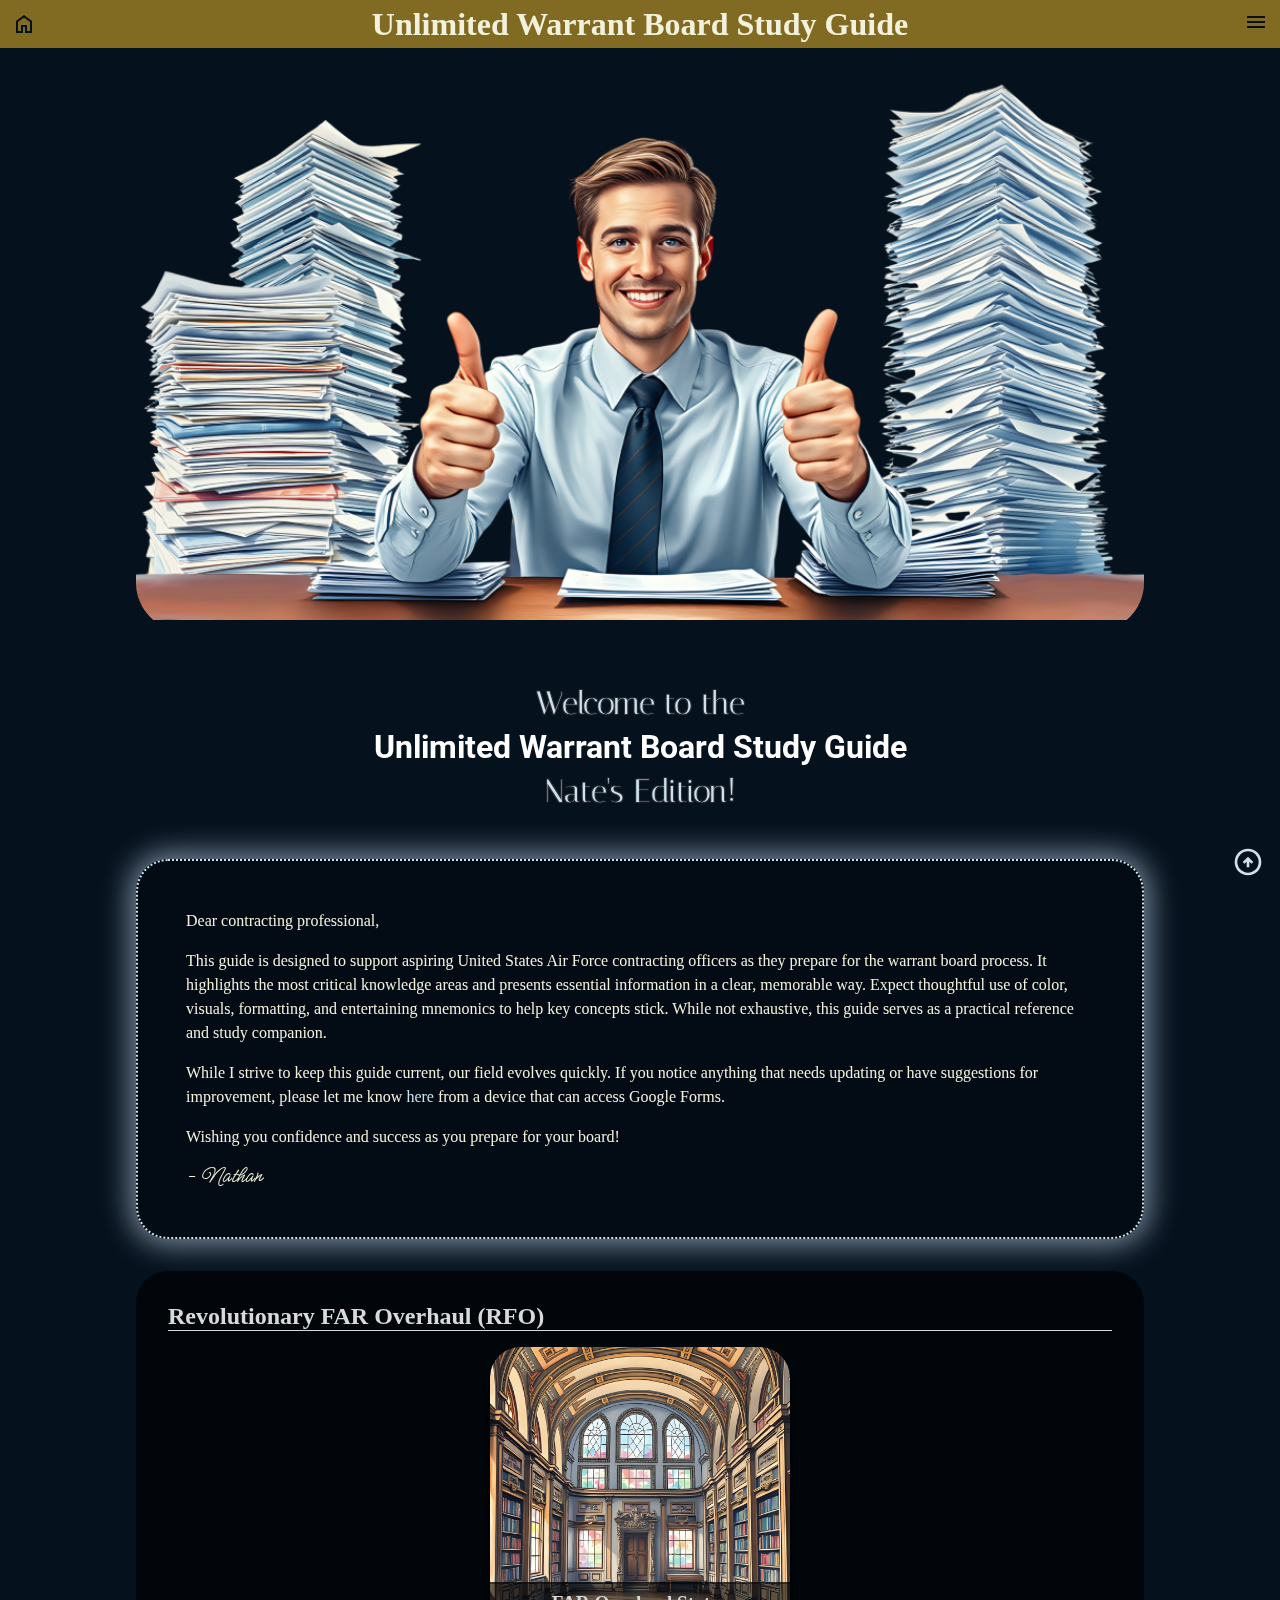
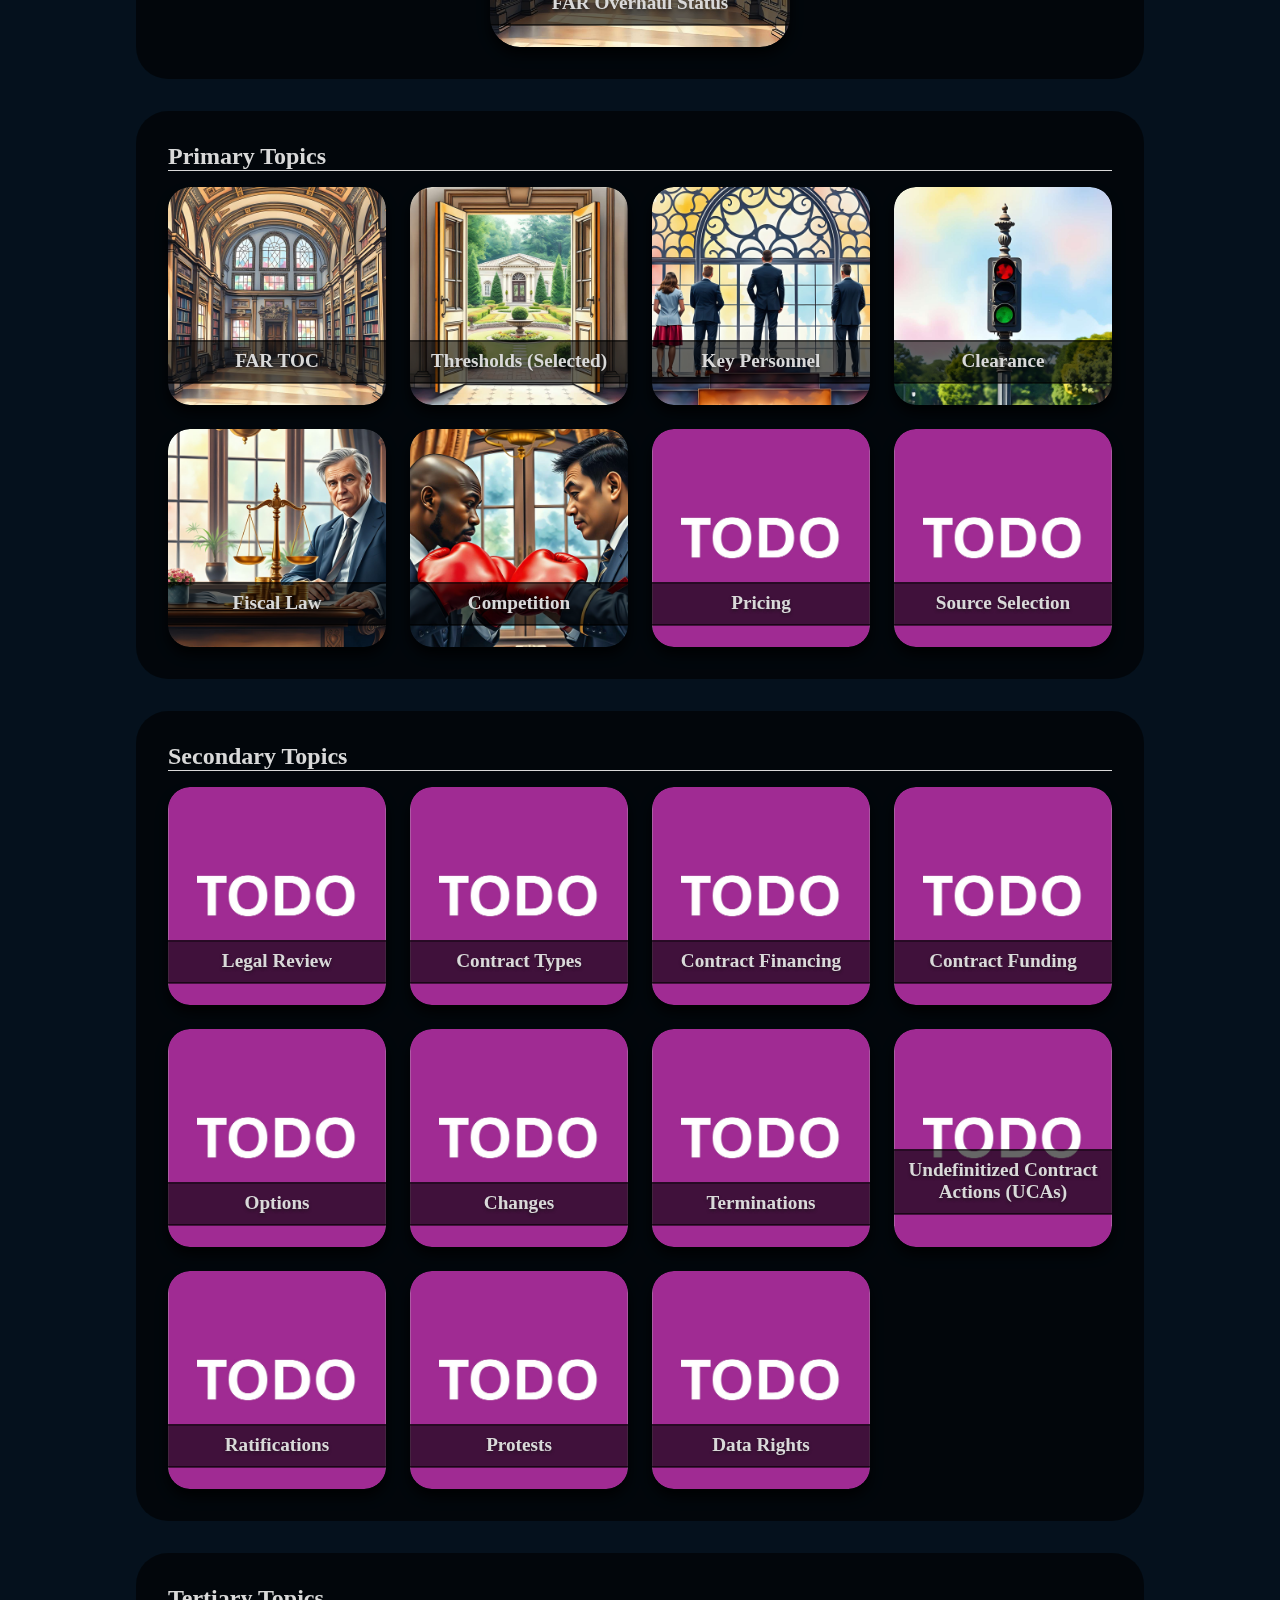
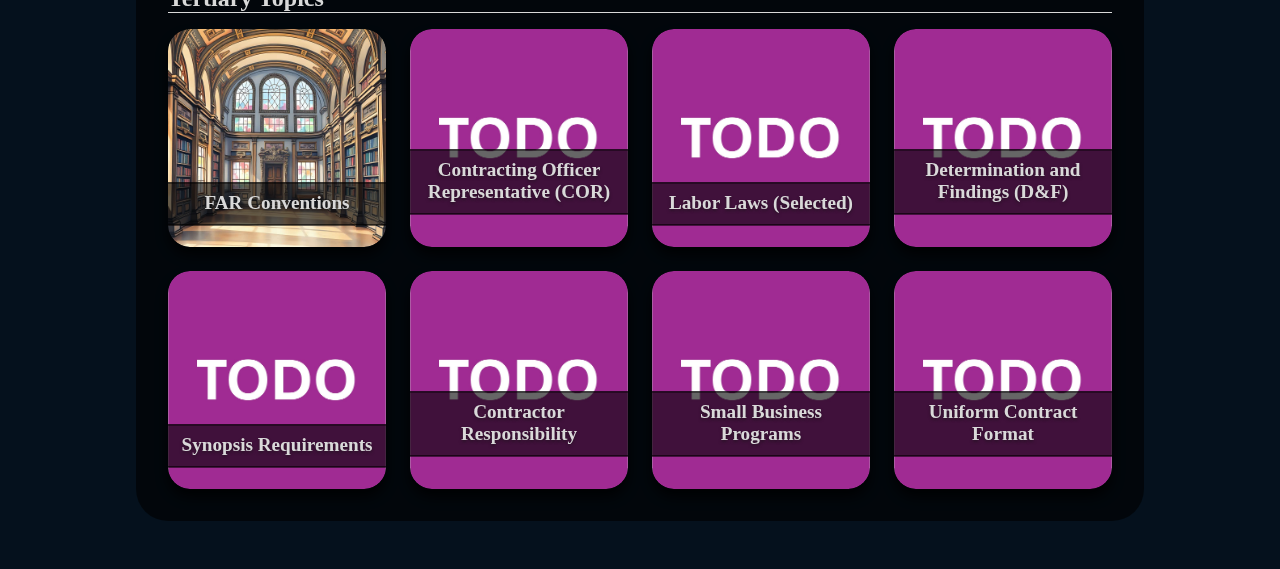
<file: index.html>
<!-- ==================================================================================================== -->
<!-- Body -->
<!-- ==================================================================================================== -->

<!-- **************************************************************************************************** -->
<!-- Body -->
<!-- **************************************************************************************************** -->

<!-- ---------------------------------------------------------------------------------------------------- -->
<!-- Header -->
<!-- ---------------------------------------------------------------------------------------------------- -->

<!doctype html>
<html lang="en">
  <!-- ==================================================================================================== -->
  <!-- Head -->
  <!-- ==================================================================================================== -->

  <head>
    <meta charset="UTF-8" />
    <meta name="viewport" content="width=device-width, initial-scale=1.0" />
    <title>UWB SG</title>
    <link rel="icon" type="image/x-icon" href="assets/images/favicon.png" />
    <link rel="stylesheet" href="css/style.css" />
    <link rel="stylesheet" href="css/theme.css" />
    <link rel="stylesheet" href="css/fonts.css" />
  </head>

  <!-- ==================================================================================================== -->
  <!-- Body -->
  <!-- ==================================================================================================== -->
  <body id="top">
    <!-- **************************************************************************************************** -->
    <!-- Header -->
    <!-- **************************************************************************************************** -->
    <header>
      <!-- ---------------------------------------------------------------------------------------------------- -->
      <!-- Background and Icons  -->
      <!-- ---------------------------------------------------------------------------------------------------- -->
      <div class="bg"></div>
      <div class="bg-overlay"></div>
      <div class="title">Unlimited Warrant Board Study Guide</div>
      <a id="top-icon" href="#top"
        ><svg
          xmlns="http://www.w3.org/2000/svg"
          height="2rem"
          viewBox="0 -960 960 960"
          width="2rem"
          fill="#e3e3e3"
        >
          <path
            d="M440-320h80v-168l64 64 56-56-160-160-160 160 56 56 64-64v168Zm40 240q-83 0-156-31.5T197-197q-54-54-85.5-127T80-480q0-83 31.5-156T197-763q54-54 127-85.5T480-880q83 0 156 31.5T763-763q54 54 85.5 127T880-480q0 83-31.5 156T763-197q-54 54-127 85.5T480-80Zm0-80q134 0 227-93t93-227q0-134-93-227t-227-93q-134 0-227 93t-93 227q0 134 93 227t227 93Zm0-320Z"
          />
        </svg>
      </a>

      <!-- ---------------------------------------------------------------------------------------------------- -->
      <!-- Banner  -->
      <!-- ---------------------------------------------------------------------------------------------------- -->
      <div class="banner">
        <a href="index.html" class="home-icon">
          <svg
            xmlns="http://www.w3.org/2000/svg"
            height="24px"
            viewBox="0 -960 960 960"
            width="24px"
            fill="#e3e3e3"
          >
            <path
              d="M240-200h120v-240h240v240h120v-360L480-740 240-560v360Zm-80 80v-480l320-240 320 240v480H520v-240h-80v240H160Zm320-350Z"
            />
          </svg>
        </a>

        <nav class="nav-drop-down">
          <input type="checkbox" id="sidebar-active" />

          <label for="sidebar-active" class="sidebar-button-open">
            <svg
              xmlns="http://www.w3.org/2000/svg"
              height="24px"
              viewBox="0 -960 960 960"
              width="24px"
              fill="#e3e3e3"
            >
              <path
                d="M120-240v-80h720v80H120Zm0-200v-80h720v80H120Zm0-200v-80h720v80H120Z"
              />
            </svg>
          </label>

          <label id="sidebar-overlay" for="sidebar-active"></label>

          <div class="nav-links-container">
            <label for="sidebar-active" class="sidebar-button-close">
              <svg
                xmlns="http://www.w3.org/2000/svg"
                height="24px"
                viewBox="0 -960 960 960"
                width="24px"
                fill="#e3e3e3"
              >
                <path
                  d="m256-200-56-56 224-224-224-224 56-56 224 224 224-224 56 56-224 224 224 224-56 56-224-224-224 224Z"
                />
              </svg>
            </label>
            <a href="index.html" class="home-link">Home</a>
            <a href="pages/theme-ref.html">Theme Reference</a>

            <h2>Primary Topics</h2>
            <a class="italic">More to come.</a>

            <h2>Secondary Topics</h2>
            <a class="italic">More to come.</a>

            <h2>Tertiary Topics</h2>
            <a class="italic">More to come.</a>
          </div>
        </nav>
      </div>

      <!-- ---------------------------------------------------------------------------------------------------- -->
      <!-- Feature  -->
      <!-- ---------------------------------------------------------------------------------------------------- -->
      <div class="feature">
        <img src="assets/images/uwb-sg-combined-no-bg-edit.png" alt="" />
        <div class="feature-text">
          <p>Welcome to the</p>
          <h1>Unlimited Warrant Board Study Guide</h1>
          <p>Nate's Edition!</p>
        </div>
      </div>
    </header>

    <!-- **************************************************************************************************** -->
    <!-- Main -->
    <!-- **************************************************************************************************** -->

    <main>
      <!-- ---------------------------------------------------------------------------------------------------- -->
      <!-- SECTION: Welcome Message -->
      <!-- ---------------------------------------------------------------------------------------------------- -->
      <section class="welcome-message">
        <!-- <h2>Greetings!</h2> -->
        <!-- <p>
          Welcome to the Unlimited Warrant Board Study Guide: Nate's Edition!
        </p> -->
        <p>Dear contracting professional,</p>
        <p>
          This guide is designed to support aspiring United States Air Force
          contracting officers as they prepare for the warrant board process. It
          highlights the most critical knowledge areas and presents essential
          information in a clear, memorable way. Expect thoughtful use of color,
          visuals, formatting, and entertaining mnemonics to help key concepts
          stick. While not exhaustive, this guide serves as a practical
          reference and study companion.
        </p>
        <p>
          While I strive to keep this guide current, our field evolves quickly.
          If you notice anything that needs updating or have suggestions for
          improvement, please let me know
          <a
            href="https://docs.google.com/forms/d/e/1FAIpQLSddv7skap2G6fxgvGhHP9LiZ5Mvub7GGc-YlaOEP8H_dyFELw/viewform?usp=header"
            >here</a
          > from a device that can access Google Forms.
        </p>
        <p>Wishing you confidence and success as you prepare for your board!</p>
        <p style="font-family: 'MeowScript'; font-size: 1.5rem">- Nathan</p>
      </section>

      <!-- ---------------------------------------------------------------------------------------------------- -->
      <!-- SECTION: SPECIAL Topics -->
      <!-- ---------------------------------------------------------------------------------------------------- -->
      <section>
        <h2>Revolutionary FAR Overhaul (RFO)</h2>
        <div class="nav-grid">
          <a class="nav-grid-item animate-card" href="pages/rfo-status.html">
            <img src="assets/images/far-toc.jpg" alt="" />
            <h3>FAR Overhaul Status</h3>
          </a>
        </div>
      </section>

      <!-- ---------------------------------------------------------------------------------------------------- -->
      <!-- SECTION: Primary Topics -->
      <!-- ---------------------------------------------------------------------------------------------------- -->
      <section>
        <h2>Primary Topics</h2>
        <div class="nav-grid">
          <a class="nav-grid-item animate-card" href="pages/far-toc.html">
            <img src="assets/images/far-toc.jpg" alt="" />
            <h3>FAR TOC</h3>
          </a>
          <a class="nav-grid-item animate-card" href="pages/thresholds.html">
            <img src="assets/images/thresholds.jpg" alt="" />
            <h3>Thresholds (Selected)</h3>
          </a>
          <a class="nav-grid-item animate-card" href="pages/key-personnel.html">
            <img src="assets/images/key-personnel.jpg" alt="" />
            <h3>Key Personnel</h3>
          </a>
          <a class="nav-grid-item animate-card" href="pages/clearance.html">
            <img src="assets/images/clearance.jpg" alt="" />
            <h3>Clearance</h3>
          </a>
          <a class="nav-grid-item animate-card" href="pages/fiscal-law.html">
            <img src="assets/images/fiscal-law.jpg" alt="" />
            <h3>Fiscal Law</h3>
          </a>
          <a class="nav-grid-item animate-card" href="pages/competition.html">
            <img src="assets/images/competition.jpg" alt="" />
            <h3>Competition</h3>
          </a>
          <a class="nav-grid-item animate-card" href="pages/todo.html">
            <img src="assets/images/todo.jpg" alt="" />
            <h3>Pricing</h3>
          </a>
          <a class="nav-grid-item animate-card" href="pages/todo.html">
            <img src="assets/images/todo.jpg" alt="" />
            <h3>Source Selection</h3>
          </a>
        </div>
      </section>

      <!-- ---------------------------------------------------------------------------------------------------- -->
      <!-- SECTION: Secondary Topics -->
      <!-- ---------------------------------------------------------------------------------------------------- -->
      <section>
        <h2>Secondary Topics</h2>
        <div class="nav-grid">
          <a class="nav-grid-item animate-card" href="pages/todo.html">
            <img src="assets/images/todo.jpg" alt="" />
            <h3>Legal Review</h3>
          </a>
          <a class="nav-grid-item animate-card" href="pages/todo.html">
            <img src="assets/images/todo.jpg" alt="" />
            <h3>Contract Types</h3>
          </a>
          <a class="nav-grid-item animate-card" href="pages/todo.html">
            <img src="assets/images/todo.jpg" alt="" />
            <h3>Contract Financing</h3>
          </a>
          <a class="nav-grid-item animate-card" href="pages/todo.html">
            <img src="assets/images/todo.jpg" alt="" />
            <h3>Contract Funding</h3>
          </a>
          <a class="nav-grid-item animate-card" href="pages/todo.html">
            <img src="assets/images/todo.jpg" alt="" />
            <h3>Options</h3>
          </a>
          <a class="nav-grid-item animate-card" href="pages/todo.html">
            <img src="assets/images/todo.jpg" alt="" />
            <h3>Changes</h3>
          </a>
          <a class="nav-grid-item animate-card" href="pages/todo.html">
            <img src="assets/images/todo.jpg" alt="" />
            <h3>Terminations</h3>
          </a>
          <a class="nav-grid-item animate-card" href="pages/todo.html">
            <img src="assets/images/todo.jpg" alt="" />
            <h3>Undefinitized Contract Actions (UCAs)</h3>
          </a>
          <a class="nav-grid-item animate-card" href="pages/todo.html">
            <img src="assets/images/todo.jpg" alt="" />
            <h3>Ratifications</h3>
          </a>
          <a class="nav-grid-item animate-card" href="pages/todo.html">
            <img src="assets/images/todo.jpg" alt="" />
            <h3>Protests</h3>
          </a>
          <a class="nav-grid-item animate-card" href="pages/todo.html">
            <img src="assets/images/todo.jpg" alt="" />
            <h3>Data Rights</h3>
          </a>
        </div>
      </section>

      <!-- ---------------------------------------------------------------------------------------------------- -->
      <!-- SECTION: Tertiary Topics -->
      <!-- ---------------------------------------------------------------------------------------------------- -->
      <section>
        <h2>Tertiary Topics</h2>
        <div class="nav-grid">
          <a class="nav-grid-item animate-card" href="pages/far-conventions.html">
            <img src="assets/images/far-toc.jpg" alt="" />
            <h3>FAR Conventions</h3>
          </a>
          <a class="nav-grid-item animate-card" href="pages/todo.html">
            <img src="assets/images/todo.jpg" alt="" />
            <h3>Contracting Officer Representative (COR)</h3>
          </a>
          <a class="nav-grid-item animate-card" href="pages/todo.html">
            <img src="assets/images/todo.jpg" alt="" />
            <h3>Labor Laws (Selected)</h3>
          </a>
          <a class="nav-grid-item animate-card" href="pages/todo.html">
            <img src="assets/images/todo.jpg" alt="" />
            <h3>Determination and Findings (D&F)</h3>
          </a>
          <a class="nav-grid-item animate-card" href="pages/todo.html">
            <img src="assets/images/todo.jpg" alt="" />
            <h3>Synopsis Requirements</h3>
          </a>
          <a class="nav-grid-item animate-card" href="pages/todo.html">
            <img src="assets/images/todo.jpg" alt="" />
            <h3>Contractor Responsibility</h3>
          </a>
          <a class="nav-grid-item animate-card" href="pages/todo.html">
            <img src="assets/images/todo.jpg" alt="" />
            <h3>Small Business Programs</h3>
          </a>
          <a class="nav-grid-item animate-card" href="pages/todo.html">
            <img src="assets/images/todo.jpg" alt="" />
            <h3>Uniform Contract Format</h3>
          </a>
        </div>
      </section>
    </main>
  </body>
</html>
</file>
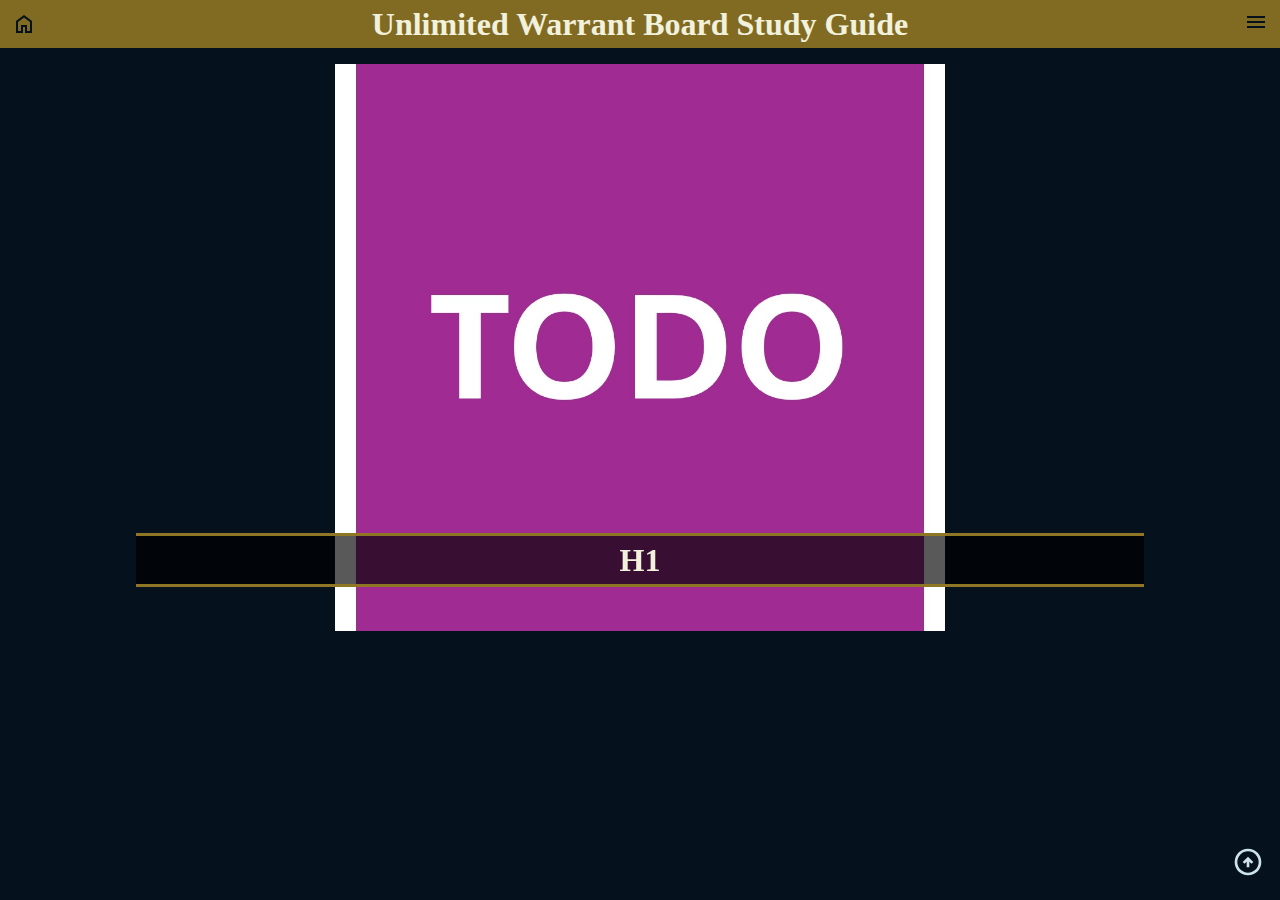
<file: pages/boiler-plate.html>
<!doctype html>
<html lang="en">
  
  <!-- ========================================= -->
  <!-- Head -->
  <!-- ========================================= === -->
  <head>
    <meta charset="UTF-8" />
    <meta name="viewport" content="width=device-width, initial-scale=1.0" />
    <title>TITLE</title>
    <link rel="icon" type="image/x-icon" href="../assets/images/favicon.png" />
    <link rel="stylesheet" href="../css/style.css" />
    <link rel="stylesheet" href="../css/theme.css" />
    <link rel="stylesheet" href="../css/fonts.css" />
  </head>

  <!-- ========================================= -->
  <!-- Body -->
  <!-- ========================================= -->
  <body id="top">

    <!-- ========================================= -->
    <!-- Header -->
    <!-- ========================================= -->
    <header>

      <div class="bg"></div>
      <div class="bg-overlay"></div>
      <div class="title">Unlimited Warrant Board Study Guide</div>
      <a id="top-icon" href="#top"
        ><svg
          xmlns="http://www.w3.org/2000/svg"
          height="2rem"
          viewBox="0 -960 960 960"
          width="2rem"
          fill="#e3e3e3"
        >
          <path
            d="M440-320h80v-168l64 64 56-56-160-160-160 160 56 56 64-64v168Zm40 240q-83 0-156-31.5T197-197q-54-54-85.5-127T80-480q0-83 31.5-156T197-763q54-54 127-85.5T480-880q83 0 156 31.5T763-763q54 54 85.5 127T880-480q0 83-31.5 156T763-197q-54 54-127 85.5T480-80Zm0-80q134 0 227-93t93-227q0-134-93-227t-227-93q-134 0-227 93t-93 227q0 134 93 227t227 93Zm0-320Z"
          />
        </svg>
      </a>

      <!-- ========================================= -->
      <!-- Banner  -->
      <!-- ========================================= -->
      <div class="banner">
        <a href="../index.html" class="home-icon">
          <svg
            xmlns="http://www.w3.org/2000/svg"
            height="24px"
            viewBox="0 -960 960 960"
            width="24px"
            fill="#e3e3e3"
          >
            <path
              d="M240-200h120v-240h240v240h120v-360L480-740 240-560v360Zm-80 80v-480l320-240 320 240v480H520v-240h-80v240H160Zm320-350Z"
            />
          </svg>
        </a>

        <nav class="nav-drop-down">
          <input type="checkbox" id="sidebar-active" />

          <label for="sidebar-active" class="sidebar-button-open">
            <svg
              xmlns="http://www.w3.org/2000/svg"
              height="24px"
              viewBox="0 -960 960 960"
              width="24px"
              fill="#e3e3e3"
            >
              <path
                d="M120-240v-80h720v80H120Zm0-200v-80h720v80H120Zm0-200v-80h720v80H120Z"
              />
            </svg>
          </label>

          <label id="sidebar-overlay" for="sidebar-active"></label>

          <div class="nav-links-container">
            <label for="sidebar-active" class="sidebar-button-close">
              <svg
                xmlns="http://www.w3.org/2000/svg"
                height="24px"
                viewBox="0 -960 960 960"
                width="24px"
                fill="#e3e3e3"
              >
                <path
                  d="m256-200-56-56 224-224-224-224 56-56 224 224 224-224 56 56-224 224 224 224-56 56-224-224-224 224Z"
                />
              </svg>
            </label>
            <a href="../index.html" class="home-link">Home</a>

            <h2>Primary Topics</h2>
            <a class="italic">More to come.</a>

            <h2>Secondary Topics</h2>
            <a class="italic">More to come.</a>

            <h2>Tertiary Topics</h2>
            <a class="italic">More to come.</a>
          </div>
          
      </div>

      <!-- ========================================= -->
      <!-- Feature -->
      <!-- ========================================= -->
      <div class="feature">
        <h1>H1</h1>
        <img src="../assets/images/todo.jpg" alt="" />
      </div>
    </header>

    <!-- ========================================= -->
    <!-- Main  -->
    <!-- ========================================= -->
    <main></main>
  </body>
</html>
</file>
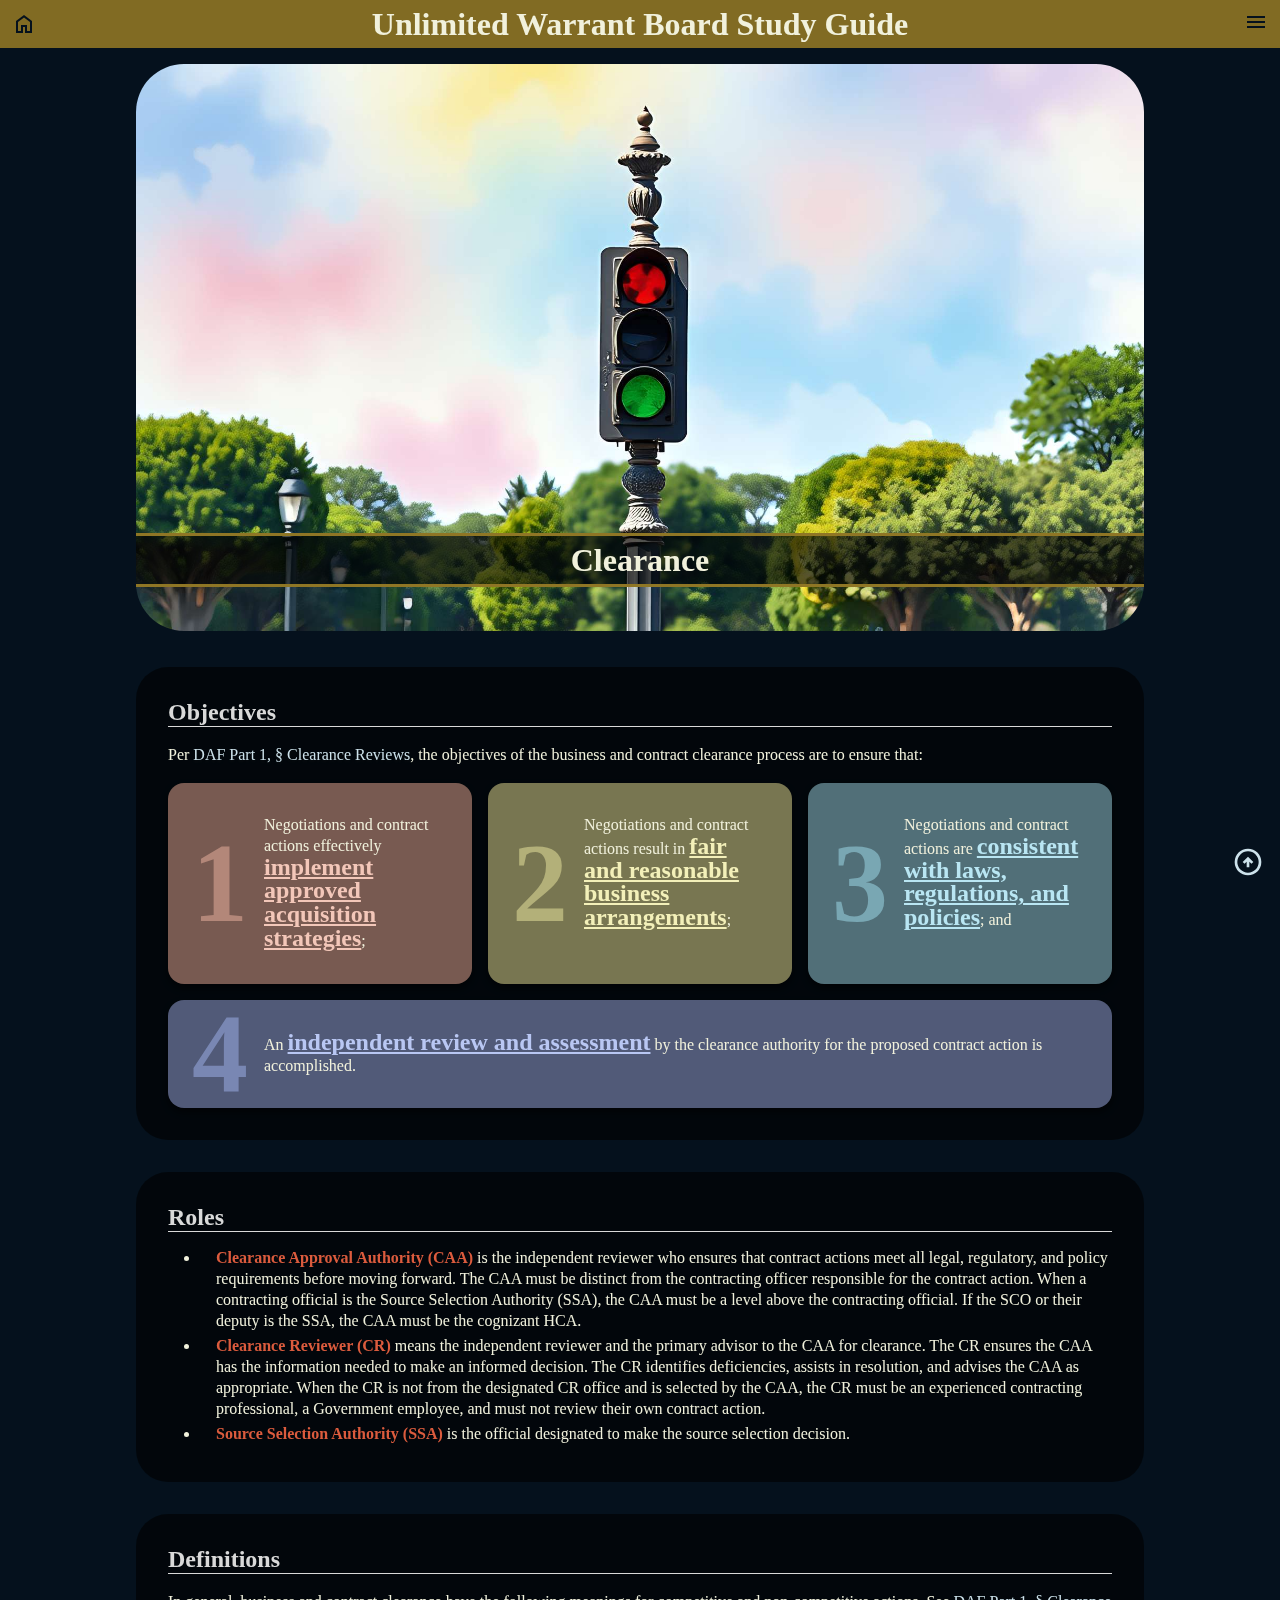
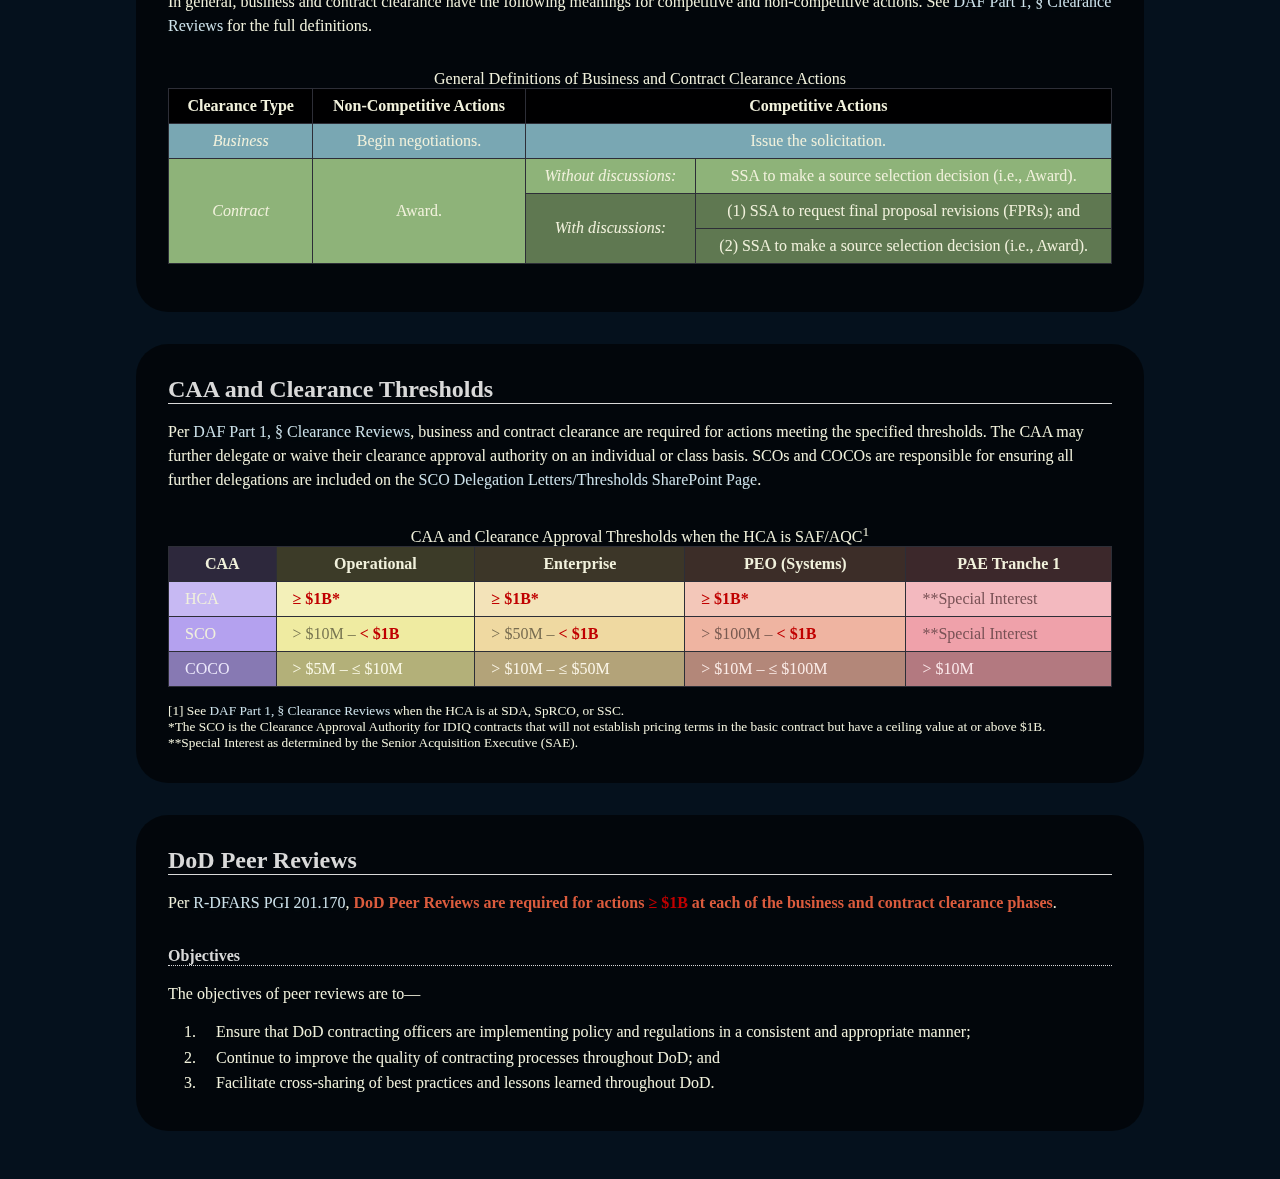
<file: pages/clearance.html>
<!doctype html>
<html lang="en">
  
  <!-- ========================================= -->
  <!-- Head -->
  <!-- ========================================= === -->
  <head>
    <meta charset="UTF-8" />
    <meta name="viewport" content="width=device-width, initial-scale=1.0" />
    <title>Clearance</title>
    <link rel="icon" type="image/x-icon" href="../assets/images/favicon.png" />
    <link rel="stylesheet" href="../css/style.css" />
    <link rel="stylesheet" href="../css/theme.css" />
    <link rel="stylesheet" href="../css/fonts.css" />
    <link rel="stylesheet" href="../css/clearance.css" />
  </head>

  <!-- ========================================= -->
  <!-- Body -->
  <!-- ========================================= -->
  <body id="top">

    <!-- ========================================= -->
    <!-- Header -->
    <!-- ========================================= -->
    <header>

      <div class="bg"></div>
      <div class="bg-overlay"></div>
      <div class="title">Unlimited Warrant Board Study Guide</div>
      <a id="top-icon" href="#top"
        ><svg
          xmlns="http://www.w3.org/2000/svg"
          height="2rem"
          viewBox="0 -960 960 960"
          width="2rem"
          fill="#e3e3e3"
        >
          <path
            d="M440-320h80v-168l64 64 56-56-160-160-160 160 56 56 64-64v168Zm40 240q-83 0-156-31.5T197-197q-54-54-85.5-127T80-480q0-83 31.5-156T197-763q54-54 127-85.5T480-880q83 0 156 31.5T763-763q54 54 85.5 127T880-480q0 83-31.5 156T763-197q-54 54-127 85.5T480-80Zm0-80q134 0 227-93t93-227q0-134-93-227t-227-93q-134 0-227 93t-93 227q0 134 93 227t227 93Zm0-320Z"
          />
        </svg>
      </a>

      <!-- ========================================= -->
      <!-- Banner  -->
      <!-- ========================================= -->
      <div class="banner">
        <a href="../index.html" class="home-icon">
          <svg
            xmlns="http://www.w3.org/2000/svg"
            height="24px"
            viewBox="0 -960 960 960"
            width="24px"
            fill="#e3e3e3"
          >
            <path
              d="M240-200h120v-240h240v240h120v-360L480-740 240-560v360Zm-80 80v-480l320-240 320 240v480H520v-240h-80v240H160Zm320-350Z"
            />
          </svg>
        </a>

        <nav class="nav-drop-down">
          <input type="checkbox" id="sidebar-active" />

          <label for="sidebar-active" class="sidebar-button-open">
            <svg
              xmlns="http://www.w3.org/2000/svg"
              height="24px"
              viewBox="0 -960 960 960"
              width="24px"
              fill="#e3e3e3"
            >
              <path
                d="M120-240v-80h720v80H120Zm0-200v-80h720v80H120Zm0-200v-80h720v80H120Z"
              />
            </svg>
          </label>

          <label id="sidebar-overlay" for="sidebar-active"></label>

          <div class="nav-links-container">
            <label for="sidebar-active" class="sidebar-button-close">
              <svg
                xmlns="http://www.w3.org/2000/svg"
                height="24px"
                viewBox="0 -960 960 960"
                width="24px"
                fill="#e3e3e3"
              >
                <path
                  d="m256-200-56-56 224-224-224-224 56-56 224 224 224-224 56 56-224 224 224 224-56 56-224-224-224 224Z"
                />
              </svg>
            </label>
            <a href="../index.html" class="home-link">Home</a>

            <h2>Primary Topics</h2>
            <a class="italic">More to come.</a>

            <h2>Secondary Topics</h2>
            <a class="italic">More to come.</a>

            <h2>Tertiary Topics</h2>
            <a class="italic">More to come.</a>
          </div>
          
      </div>

      <!-- ========================================= -->
      <!-- Feature -->
      <!-- ========================================= -->
      <div class="feature">
        <h1>Clearance</h1>
        <img src="../assets/images/clearance.jpg" alt="" />
      </div>
    </header>

    <!-- ========================================= -->
    <!-- Main  -->
    <!-- ========================================= -->
    <main>

      <!-- ========================================= -->
      <!-- Section  -->
      <!-- ========================================= -->
      <section>
        <h2>Objectives</h2>
        <p>
          Per
          <a
            href="https://usaf.dps.mil/sites/AFCC/AQCP/KnowledgeCenter/SitePages/CONTRACTING-REVIEW-FLIGHT-SCHOOL.aspx#clearance-reviews" target="_blank" rel="noopener noreferrer"
            >DAF Part 1, &sect; Clearance Reviews</a
          >, the objectives of the business and contract clearance process are
          to ensure that:
        </p>

        <!-- Use an Ordered List for a numbered list of items -->
        <ol class="objectives-list">
          <li class="bg-a2-normal">
            Negotiations and contract actions effectively
            <strong>implement approved acquisition strategies</strong>;
          </li>
          <li>
            Negotiations and contract actions result in
            <strong>fair and reasonable business arrangements</strong>;
          </li>
          <li>
            Negotiations and contract actions are
            <strong>consistent with laws, regulations, and policies</strong>;
            and
          </li>
          <li>
            An <strong>independent review and assessment</strong> by the
            clearance authority for the proposed contract action is
            accomplished.
          </li>
        </ol>
      </section>

      <!-- ========================================= -->
      <!-- Section  -->
      <!-- ========================================= -->
      <section>
        <h2>Roles</h2>
        <ul>
          <li>
            <strong>Clearance Approval Authority (CAA)</strong> is the
            independent reviewer who ensures that contract actions meet all
            legal, regulatory, and policy requirements before moving forward.
            The CAA must be distinct from the contracting officer responsible
            for the contract action. When a contracting official is the Source
            Selection Authority (SSA), the CAA must be a level above the
            contracting official. If the SCO or their deputy is the SSA, the CAA
            must be the cognizant HCA.
          </li>
          <li>
            <strong>Clearance Reviewer (CR)</strong> means the independent
            reviewer and the primary advisor to the CAA for clearance. The CR
            ensures the CAA has the information needed to make an informed
            decision. The CR identifies deficiencies, assists in resolution, and
            advises the CAA as appropriate. When the CR is not from the
            designated CR office and is selected by the CAA, the CR must be an
            experienced contracting professional, a Government employee, and
            must not review their own contract action.
          </li>
          <li>
            <strong>Source Selection Authority (SSA)</strong> is the official
            designated to make the source selection decision.
          </li>
        </ul>
      </section>

      <!-- ========================================= -->
      <!-- Section  -->
      <!-- ========================================= -->
      <section>
        <h2>Definitions</h2>
        <p>
          In general, business and contract clearance have the following
          meanings for competitive and non-competitive actions. See
          <a
            href="https://usaf.dps.mil/sites/AFCC/AQCP/KnowledgeCenter/SitePages/CONTRACTING-REVIEW-FLIGHT-SCHOOL.aspx#clearance-reviews" target="_blank" rel="noopener noreferrer"
            >DAF Part 1, &sect; Clearance Reviews</a
          >
          for the full definitions.
        </p>
        <div class="table-wrapper">
          <table class="text-align-center">
            <caption>
              General Definitions of Business and Contract Clearance Actions
            </caption>
            <thead>
              <tr>
                <th scope="col">Clearance Type</th>
                <th scope="col">Non-Competitive Actions</th>
                <th scope="col" colspan="2">Competitive Actions</th>
              </tr>
            </thead>
            <tbody>
              <tr class="bg-a6-dark">
                <td scope="row" class="bg-a6-dark color"><em>Business</em></td>
                <td>Begin negotiations.</td>
                <td colspan="2">Issue the solicitation.</td>
              </tr>
              <tr class="bg-a5-dark">
                <td scope="row" rowspan="3" class="bg-a5-dark color">
                  <em>Contract</em>
                </td>
                <td rowspan="3">Award.</td>
                <td class="italic">Without discussions:</td>
                <td>SSA to make a source selection decision (i.e., Award).</td>
              </tr>
              <tr class="bg-a5-darker">
                <td rowspan="2" class="italic">With discussions:</td>
                <td>(1) SSA to request final proposal revisions (FPRs); and</td>
              </tr>
              <tr class="bg-a5-darker">
                <td>(2) SSA to make a source selection decision (i.e., Award).</td>
              </tr>
            </tbody>
          </table>
        </div>
      </section>

      <!-- ========================================= -->
      <!-- Section  -->
      <!-- ========================================= -->
      <section>
        <h2>CAA and Clearance Thresholds</h2>
        <p>
          Per
          <a
            href="https://usaf.dps.mil/sites/AFCC/AQCP/KnowledgeCenter/SitePages/CONTRACTING-REVIEW-FLIGHT-SCHOOL.aspx#clearance-reviews" target="_blank" rel="noopener noreferrer"
            >DAF Part 1, &sect; Clearance Reviews</a
          >, business and contract clearance are required for actions meeting the specified thresholds. The CAA may further delegate or waive their clearance
          approval authority on an individual or class basis. SCOs and COCOs are
          responsible for ensuring all further delegations are included on the
          <a
            href="https://usaf.dps.mil/sites/AFCC/AQCP/KnowledgeCenter/SitePages/SCO-Delegation-Letters.aspx"
            >SCO Delegation Letters/Thresholds SharePoint Page</a
          >.
        </p>
        <div class="table-wrapper">
          <table>
            <caption>
              CAA and Clearance Approval Thresholds when the HCA is SAF/AQC<sup>1</sup>
            </caption>
            <thead>
              <tr>
                <th class="bg-a9-darkest">CAA</th>
                <th class="bg-a4-darkest">Operational</th>
                <th class="bg-a3-darkest">Enterprise</th>
                <th class="bg-a2-darkest">PEO (Systems)</th>
                <th class="bg-a1-darkest">PAE Tranche 1</th>
              </tr>
            </thead>
            <tbody>
              <tr>
                <td class="bg-a9-light">HCA</td>
                <td class="bg-a4-light color-a4-darker">
                  <span class="one-b">&ge; $1B*</span>
                </td>
                <td class="bg-a3-light color-a3-darker">
                  <span class="one-b">&ge; $1B*</span>
                </td>
                <td class="bg-a2-light color-a2-darker">
                  <span class="one-b">&ge; $1B*</span>
                </td>
                <td class="bg-a1-light color-a1-darker">**Special Interest</td>
              </tr>
              <tr>
                <td class="bg-a9-normal">SCO</td>
                <td class="bg-a4-normal color-a4-darker">
                  &gt; $10M &ndash; <span class="one-b">&lt; $1B</span>
                </td>
                <td class="bg-a3-normal color-a3-darker">
                  &gt; $50M &ndash; <span class="one-b">&lt; $1B</span>
                </td>
                <td class="bg-a2-normal color-a2-darker">
                  &gt; $100M &ndash; <span class="one-b">&lt; $1B</span>
                </td>
                <td class="bg-a1-normal color-a1-darker">**Special Interest</td>
              </tr>
              <tr>
                <td class="bg-a9-dark color-a9-lightest">COCO</td>
                <td class="bg-a4-dark color-a4-lightest">
                  &gt; $5M &ndash; &le; $10M
                </td>
                <td class="bg-a3-dark color-a3-lightest">
                  &gt; $10M &ndash; &le; $50M
                </td>
                <td class="bg-a2-dark color-a2-lightest">
                  &gt; $10M &ndash; &le; $100M
                </td>
                <td class="bg-a1-dark color-a1-lightest">&gt; $10M</td>
              </tr>
            </tbody>
          </table>
        </div>
        <small
          >[1] See
          <a
            href="https://usaf.dps.mil/sites/AFCC/AQCP/KnowledgeCenter/SitePages/CONTRACTING-REVIEW-FLIGHT-SCHOOL.aspx#clearance-reviews" target="_blank" rel="noopener noreferrer"
            >DAF Part 1, &sect; Clearance Reviews</a
          >
          when the HCA is at SDA, SpRCO, or SSC.</small
        >
        <small>*The SCO is the Clearance Approval Authority for IDIQ contracts that will not establish pricing terms in the basic contract but have a ceiling value at or above $1B.</small>
        <small>**Special Interest as determined by the Senior Acquisition Executive (SAE).</small>
      </section>

      <!-- ========================================= -->
      <!-- Section  -->
      <!-- ========================================= -->
      <section>
        <h2>DoD Peer Reviews</h2>
        <p>
          Per
          <a
            href="https://www.acq.osd.mil/dpap/dars/classdev/DFARS_RFO/Part-201/2026-O0002_TAB_A_Deviation_Memo_DFARS_201.pdf"
            >R-DFARS PGI 201.170</a
          >,
          <strong
            >DoD Peer Reviews are required for actions
            <span class="one-b">&ge; $1B</span> at each of the business and
            contract clearance phases</strong
          >.
        </p>
        <h3>Objectives</h3>
        <p>The objectives of peer reviews are to—</p>
        <ol>
          <li>
            Ensure that DoD contracting officers are implementing policy and
            regulations in a consistent and appropriate manner;
          </li>
          <li>
            Continue to improve the quality of contracting processes throughout
            DoD; and
          </li>
          <li>
            Facilitate cross-sharing of best practices and lessons learned
            throughout DoD.
          </li>
        </ol>
      </section>

    </main>
  </body>
</html>
</file>
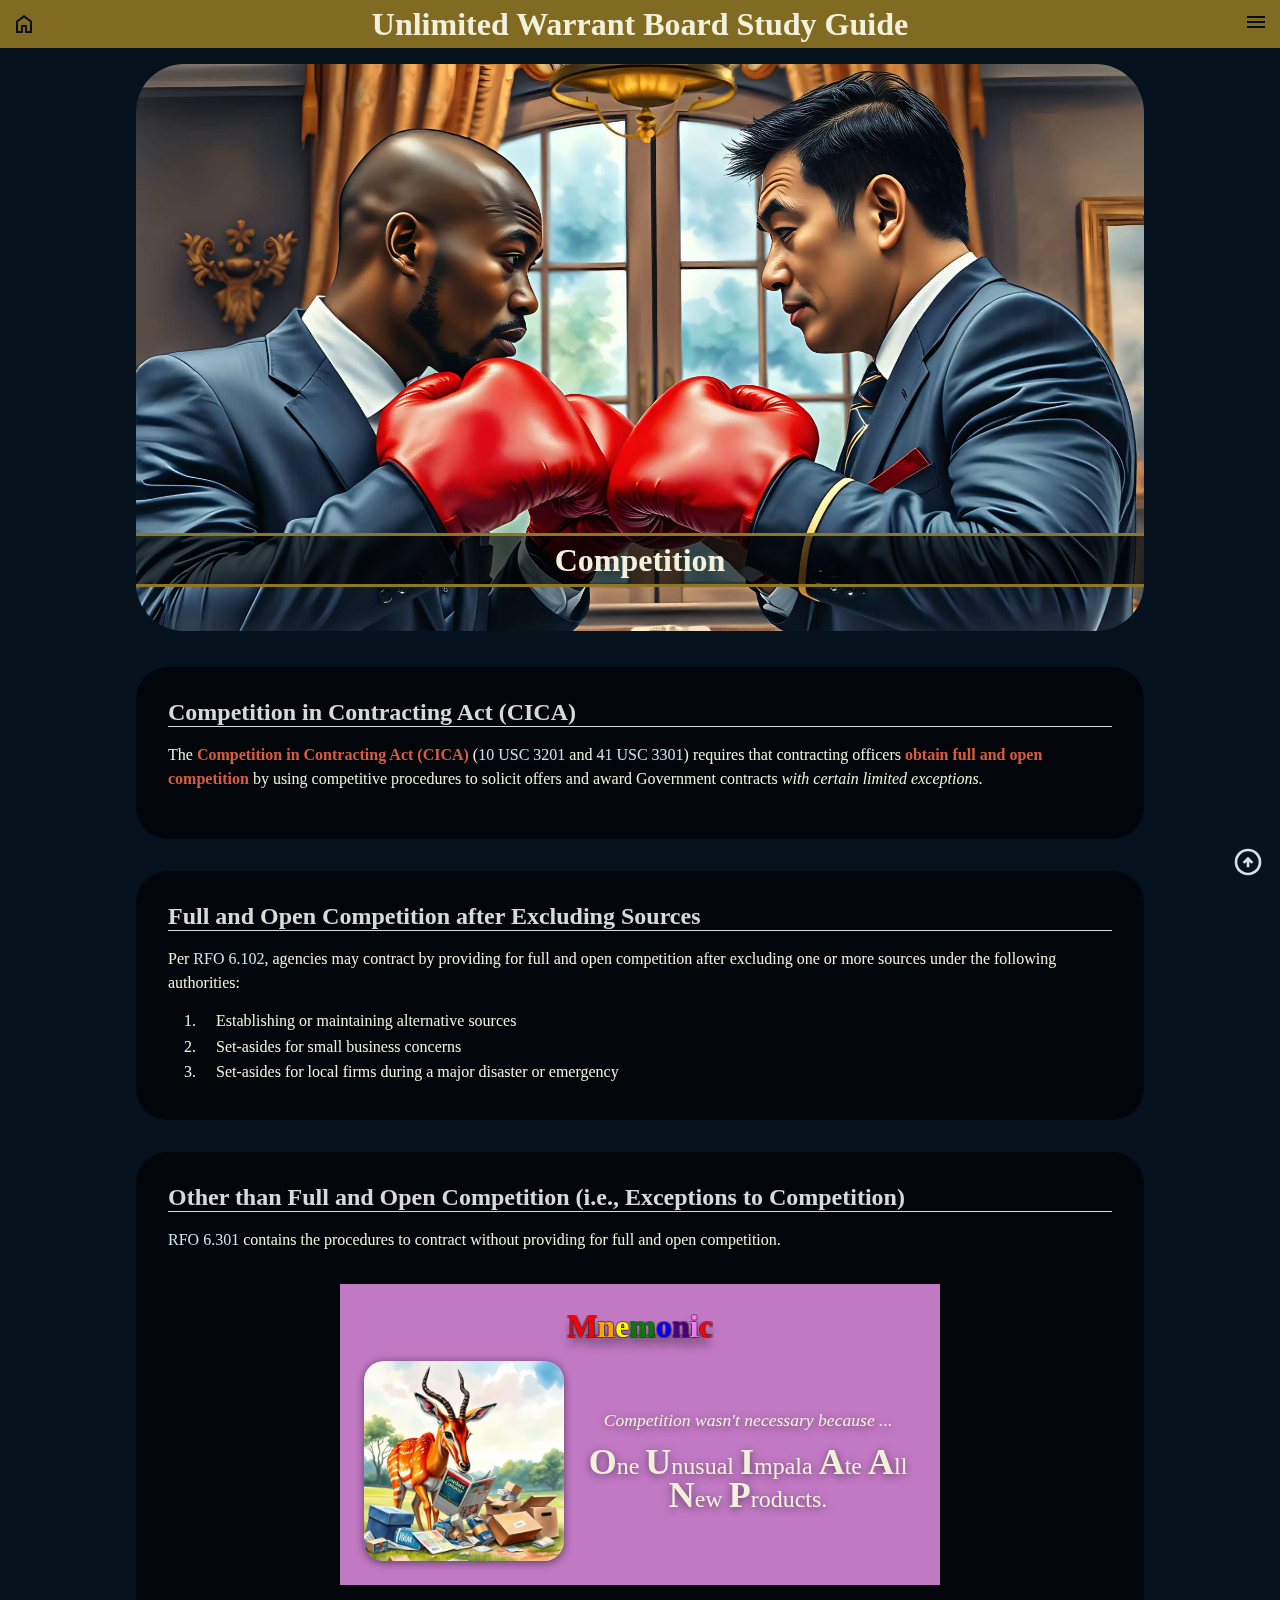
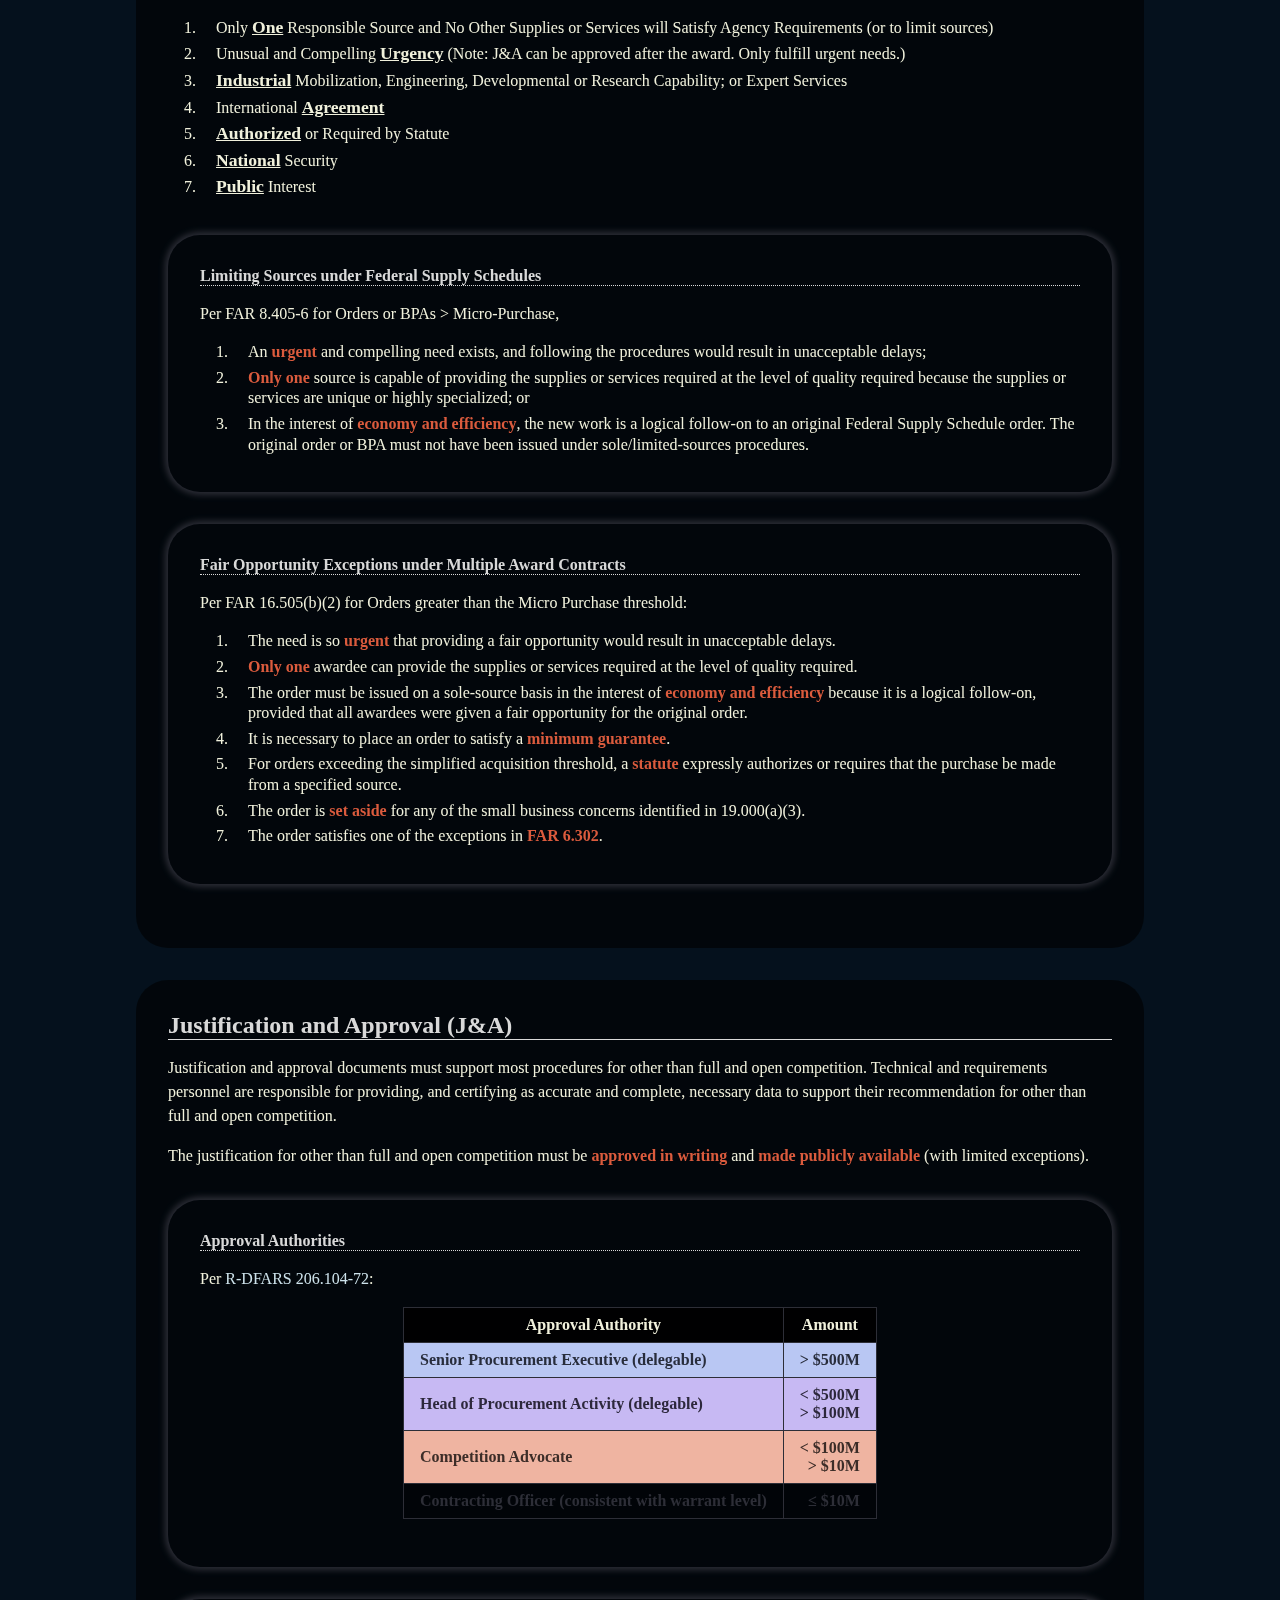
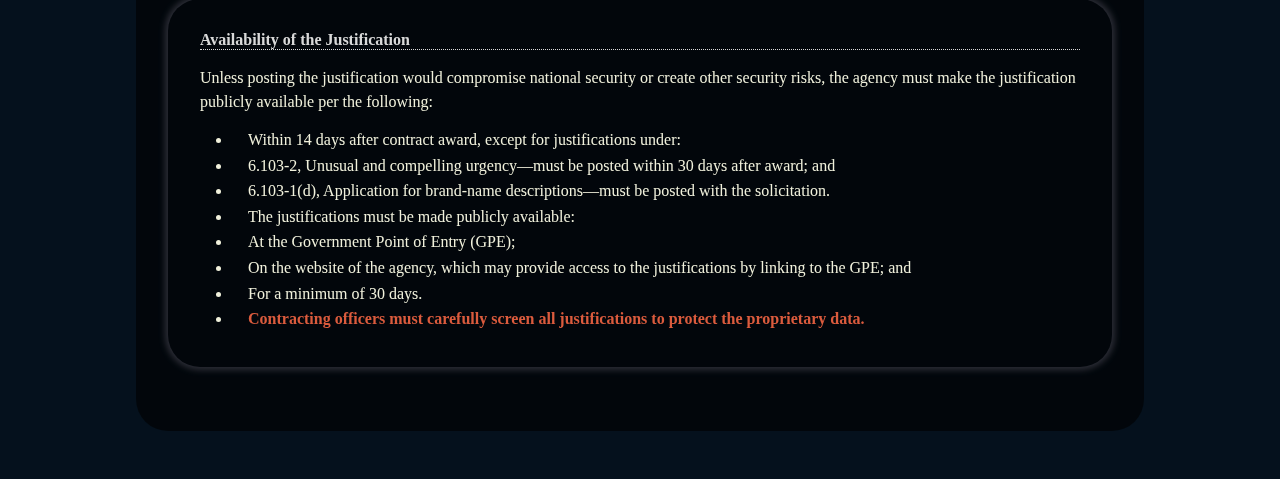
<file: pages/competition.html>
<!doctype html>
<html lang="en">
  <!-- ==================================================================================================== -->
  <!-- Head -->
  <!-- ==================================================================================================== -->

  <head>
    <meta charset="UTF-8" />
    <meta name="viewport" content="width=device-width, initial-scale=1.0" />
    <title>Competition</title>
    <link rel="icon" type="image/x-icon" href="../assets/images/favicon.png" />
    <link rel="stylesheet" href="../css/style.css" />
    <link rel="stylesheet" href="../css/theme.css" />
    <link rel="stylesheet" href="../css/fonts.css" />
  </head>

  <!-- ==================================================================================================== -->
  <!-- Body -->
  <!-- ==================================================================================================== -->
  <body id="top">
    <!-- **************************************************************************************************** -->
    <!-- Header -->
    <!-- **************************************************************************************************** -->
    <header>
      <!-- ---------------------------------------------------------------------------------------------------- -->
      <!-- Background and Icons  -->
      <!-- ---------------------------------------------------------------------------------------------------- -->
      <div class="bg"></div>
      <div class="bg-overlay"></div>
      <div class="title">Unlimited Warrant Board Study Guide</div>
      <a id="top-icon" href="#top"
        ><svg
          xmlns="http://www.w3.org/2000/svg"
          height="2rem"
          viewBox="0 -960 960 960"
          width="2rem"
          fill="#e3e3e3"
        >
          <path
            d="M440-320h80v-168l64 64 56-56-160-160-160 160 56 56 64-64v168Zm40 240q-83 0-156-31.5T197-197q-54-54-85.5-127T80-480q0-83 31.5-156T197-763q54-54 127-85.5T480-880q83 0 156 31.5T763-763q54 54 85.5 127T880-480q0 83-31.5 156T763-197q-54 54-127 85.5T480-80Zm0-80q134 0 227-93t93-227q0-134-93-227t-227-93q-134 0-227 93t-93 227q0 134 93 227t227 93Zm0-320Z"
          />
        </svg>
      </a>

      <!-- ---------------------------------------------------------------------------------------------------- -->
      <!-- Banner  -->
      <!-- ---------------------------------------------------------------------------------------------------- -->
      <div class="banner">
        <a href="../index.html" class="home-icon">
          <svg
            xmlns="http://www.w3.org/2000/svg"
            height="24px"
            viewBox="0 -960 960 960"
            width="24px"
            fill="#e3e3e3"
          >
            <path
              d="M240-200h120v-240h240v240h120v-360L480-740 240-560v360Zm-80 80v-480l320-240 320 240v480H520v-240h-80v240H160Zm320-350Z"
            />
          </svg>
        </a>

        <nav class="nav-drop-down">
          <input type="checkbox" id="sidebar-active" />

          <label for="sidebar-active" class="sidebar-button-open">
            <svg
              xmlns="http://www.w3.org/2000/svg"
              height="24px"
              viewBox="0 -960 960 960"
              width="24px"
              fill="#e3e3e3"
            >
              <path
                d="M120-240v-80h720v80H120Zm0-200v-80h720v80H120Zm0-200v-80h720v80H120Z"
              />
            </svg>
          </label>

          <label id="sidebar-overlay" for="sidebar-active"></label>

          <div class="nav-links-container">
            <label for="sidebar-active" class="sidebar-button-close">
              <svg
                xmlns="http://www.w3.org/2000/svg"
                height="24px"
                viewBox="0 -960 960 960"
                width="24px"
                fill="#e3e3e3"
              >
                <path
                  d="m256-200-56-56 224-224-224-224 56-56 224 224 224-224 56 56-224 224 224 224-56 56-224-224-224 224Z"
                />
              </svg>
            </label>
            <a href="../index.html" class="home-link">Home</a>

            <h2>Primary Topics</h2>
            <a class="italic">More to come.</a>

            <h2>Secondary Topics</h2>
            <a class="italic">More to come.</a>

            <h2>Tertiary Topics</h2>
            <a class="italic">More to come.</a>
          </div>
        </nav>
      </div>

      <!-- ---------------------------------------------------------------------------------------------------- -->
      <!-- Feature  -->
      <!-- ---------------------------------------------------------------------------------------------------- -->
      <div class="feature">
        <h1>Competition</h1>
        <img src="../assets/images/competition.jpg" alt="" />
      </div>
    </header>

    <!-- **************************************************************************************************** -->
    <!-- Main -->
    <!-- **************************************************************************************************** -->
    <main>

      <section>
        <h2>Competition in Contracting Act (CICA)</h2>
        <p>
          The <strong>Competition in Contracting Act (CICA)</strong> (<a href="https://uscode.house.gov/view.xhtml?req=(title:10%20section:3201%20edition:prelim)%20OR%20(granuleid:USC-prelim-title10-section3201)&f=treesort&edition=prelim&num=0&jumpTo=true" target="_blank" rel="noopener noreferrer">10 USC 3201</a> and <a href="https://uscode.house.gov/view.xhtml?req=(title:41%20section:3301%20edition:prelim)%20OR%20(granuleid:USC-prelim-title41-section3301)&f=treesort&edition=prelim&num=0&jumpTo=true" target="_blank" rel="noopener noreferrer">41 USC 3301</a>) requires
          that contracting officers <strong>obtain full and open
          competition</strong> by using competitive procedures to solicit offers and award Government contracts <em>with certain limited exceptions</em>.
        </p>
      </section>

      <section>
        <h2>Full and Open Competition after Excluding Sources</h2>
        <p>Per <a href="" target="_blank" rel="noopener noreferrer">RFO 6.102</a>, agencies may contract by providing for full and open competition after excluding one or more sources under the following authorities:</p>
        <ol>
          <li>Establishing or maintaining alternative sources</li>
          <li>Set-asides for small business concerns</li>
          <li>Set-asides for local firms during a major disaster or emergency</li>
        </ol>
      </section>

      <section>
        <h2>Other than Full and Open Competition (i.e., Exceptions to Competition)</h2>
        <p><a href="https://www.acquisition.gov/far-overhaul/far-part-deviation-guide/far-overhaul-part-6#FAR_6_103" target="_blank" rel="noopener noreferrer">RFO 6.301</a> contains the procedures to contract without providing for full and open competition.</p>

        <div class="mnemonic-card">
          <h4>
            <span>M</span><span>n</span><span>e</span><span>m</span
            ><span>o</span><span>n</span><span>i</span><span>c</span>
          </h4>

          <div class="mnemonic-content">
            <img src="../assets/images/impalla.jpg" />
            <div class="mnemonic-text">
              <p>Competition wasn't necessary because ...</p>
              <p>
                <span class="mnemonic-letter">O</span>ne
                <span class="mnemonic-letter">U</span>nusual
                <span class="mnemonic-letter">I</span>mpala
                <span class="mnemonic-letter">A</span>te
                <span class="mnemonic-letter">A</span>ll
                <span class="mnemonic-letter">N</span>ew
                <span class="mnemonic-letter">P</span>roducts.
              </p>
            </div>
          </div>
        </div>

        <ol>
          <li>
            Only <span class="mnemonic-word">One</span> Responsible Source and
            No Other Supplies or Services will Satisfy Agency Requirements (or
            to limit sources)
          </li>
          <li>
            Unusual and Compelling <span class="mnemonic-word">Urgency</span>
            (Note: J&A can be approved after the award. Only fulfill urgent
            needs.)
          </li>
          <li>
            <span class="mnemonic-word">Industrial</span> Mobilization,
            Engineering, Developmental or Research Capability; or Expert
            Services
          </li>
          <li>International <span class="mnemonic-word">Agreement</span></li>
          <li>
            <span class="mnemonic-word">Authorized</span> or Required by Statute
          </li>
          <li><span class="mnemonic-word">National</span> Security</li>
          <li><span class="mnemonic-word">Public</span> Interest</li>
        </ol>

        <section>
          <h3>Limiting Sources under Federal Supply Schedules</h3>
          <p>Per FAR 8.405-6 for Orders or BPAs > Micro-Purchase,</p>
          <ol>
            <li>
              An <strong>urgent</strong> and compelling need exists, and
              following the procedures would result in unacceptable delays;
            </li>
            <li>
              <strong>Only one</strong> source is capable of providing the
              supplies or services required at the level of quality required
              because the supplies or services are unique or highly specialized;
              or
            </li>
            <li>
              In the interest of <strong>economy and efficiency</strong>, the
              new work is a logical follow-on to an original Federal Supply
              Schedule order. The original order or BPA must not have been
              issued under sole/limited-sources procedures.
            </li>
          </ol>
        </section>

        <section>
          <h3>Fair Opportunity Exceptions under Multiple Award Contracts</h3>
          <p>
            Per FAR 16.505(b)(2) for Orders greater than the Micro Purchase
            threshold:
          </p>
          <ol>
            <li>
              The need is so <strong>urgent</strong> that providing a fair
              opportunity would result in unacceptable delays.
            </li>
            <li>
              <strong>Only one</strong> awardee can provide the supplies or
              services required at the level of quality required.
            </li>
            <li>
              The order must be issued on a sole-source basis in the interest of
              <strong>economy and efficiency</strong> because it is a logical
              follow-on, provided that all awardees were given a fair
              opportunity for the original order.
            </li>
            <li>
              It is necessary to place an order to satisfy a
              <strong>minimum guarantee</strong>.
            </li>
            <li>
              For orders exceeding the simplified acquisition threshold, a
              <strong>statute</strong> expressly authorizes or requires that the
              purchase be made from a specified source.
            </li>
            <li>
              The order is <strong>set aside</strong> for any of the small
              business concerns identified in 19.000(a)(3).
            </li>
            <li>
              The order satisfies one of the exceptions in
              <strong>FAR 6.302</strong>.
            </li>
          </ol>
        </section>
      </section>

      <section>
        <h2>Justification and Approval (J&A)</h2>
        <p>Justification and approval documents must support most procedures for other than full and open competition. Technical and requirements personnel are responsible for providing, and certifying as accurate and complete, necessary data to support their recommendation for other than full and open competition.</p>
<p>The justification for other than full and open competition must be <strong>approved in writing</strong> and <strong>made publicly available</strong> (with limited exceptions).</p>


        <section>
          <h3>Approval Authorities</h3>
          <p>Per
          <a
            href="https://view.officeapps.live.com/op/view.aspx?src=https%3A%2F%2Fwww.acq.osd.mil%2Fdpap%2Fdars%2Fclassdev%2FDFARS_RFO%2FPart-206%2F2026-O0017_Rev_1_TAB_A1_DFARS_Part_206.docx&wdOrigin=BROWSELINK"
            >R-DFARS 206.104-72</a
          >:
          </p>
          <table>
            <thead>
              <tr>
                <th>Approval Authority</th>
                <th>Amount</th>
              </tr>
            </thead>
            <tbody>
              <tr class="role-spe">
                <td>Senior Procurement Executive (delegable)</td>
                <td class="text-align-right">&gt; $500M</td>
              </tr>
              <tr class="role-hca">
                <td>Head of Procurement Activity (delegable)</td>
                <td class="text-align-right">
                  &lt; $500M <br />
                  &gt; $100M
                </td>
              </tr>
              <tr class="role-comp-advocate">
                <td>Competition Advocate</td>
                <td class="text-align-right">
                  &lt; $100M <br />
                  &gt; $10M
                </td>
              </tr>

              <tr class="role-pco">
                <td>Contracting Officer (consistent with warrant level)</td>
                <td class="text-align-right">&le; $10M</td>
              </tr>
            </tbody>
          </table>
        </section>

        <section>
          <h3>Availability of the Justification</h3>
          <p>Unless posting the justification would compromise national security or create other security risks, the agency must make the justification publicly available per the following:</p>

          <ul>
            <li>Within 14 days after contract award, except for justifications under:
              <li>6.103-2, Unusual and compelling urgency&mdash;must be posted within 30 days after award; and</li>
              <li>6.103-1(d), Application for brand-name descriptions&mdash;must be posted with the solicitation.</li>
            </li>
            <li>The justifications must be made publicly available:
              <li>At the Government Point of Entry (GPE);</li>
              <li>On the website of the agency, which may provide access to the justifications by linking to the GPE; and</li>
              <li>For a minimum of 30 days.</li>
            </li>
            <li><strong>Contracting officers must carefully screen all justifications to protect the proprietary data.</strong></li>
          </ul>
        </section>
      </section>

    </main>
  </body>
</html>
</file>
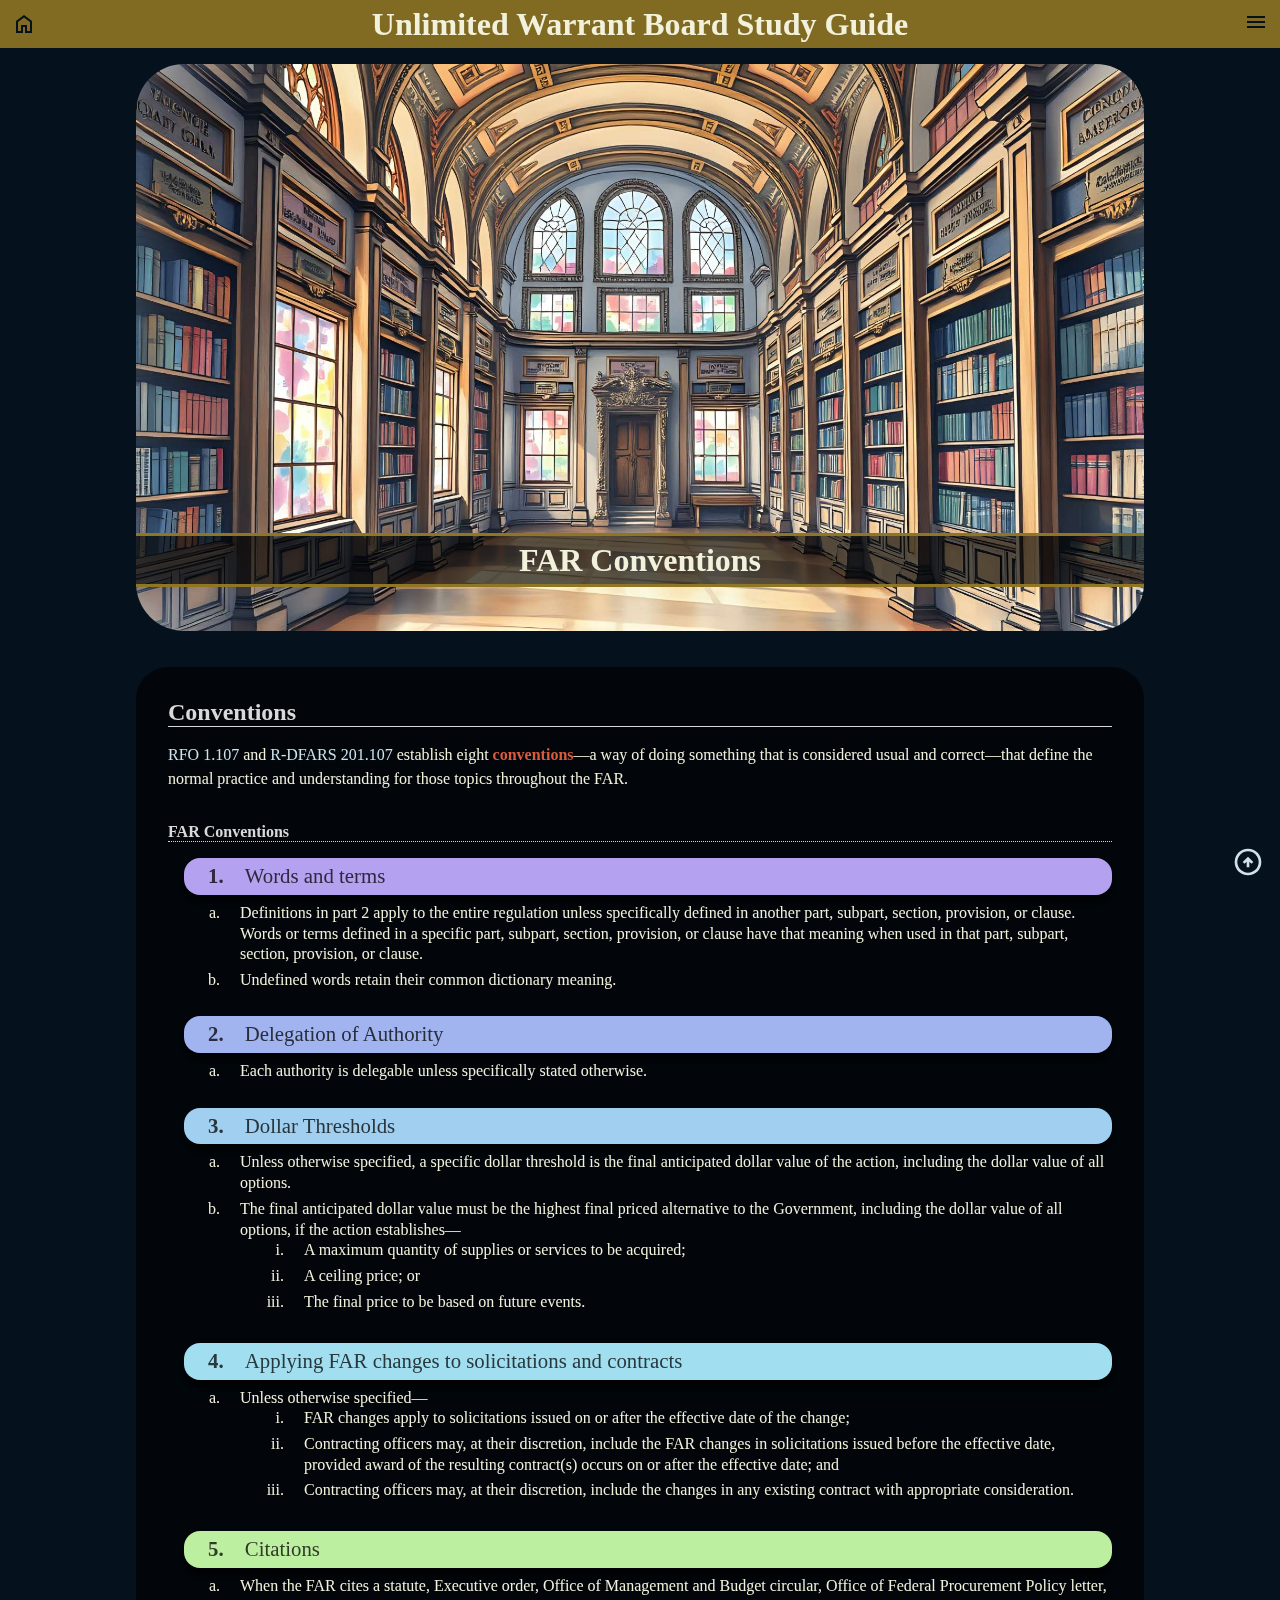
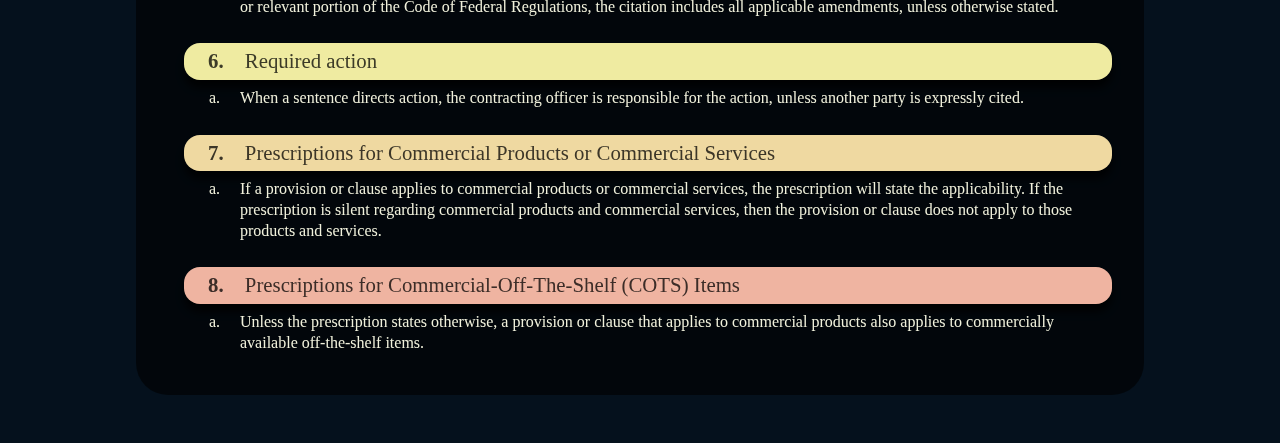
<file: pages/far-conventions.html>
<!doctype html>
<html lang="en">
  <!-- ==================================================================================================== -->
  <!-- Head -->
  <!-- ==================================================================================================== -->

  <head>
    <meta charset="UTF-8" />
    <meta name="viewport" content="width=device-width, initial-scale=1.0" />
    <title>FAR Conventions</title>
    <link rel="icon" type="image/x-icon" href="../assets/images/favicon.png" />
    <link rel="stylesheet" href="../css/style.css" />
    <link rel="stylesheet" href="../css/theme.css" />
    <link rel="stylesheet" href="../css/fonts.css" />
  </head>

  <!-- ==================================================================================================== -->
  <!-- Body -->
  <!-- ==================================================================================================== -->
  <body id="top">
    <!-- **************************************************************************************************** -->
    <!-- Header -->
    <!-- **************************************************************************************************** -->
    <header>
      <!-- ---------------------------------------------------------------------------------------------------- -->
      <!-- Background and Icons  -->
      <!-- ---------------------------------------------------------------------------------------------------- -->
      <div class="bg"></div>
      <div class="bg-overlay"></div>
      <div class="title">Unlimited Warrant Board Study Guide</div>
      <a id="top-icon" href="#top"
        ><svg
          xmlns="http://www.w3.org/2000/svg"
          height="2rem"
          viewBox="0 -960 960 960"
          width="2rem"
          fill="#e3e3e3"
        >
          <path
            d="M440-320h80v-168l64 64 56-56-160-160-160 160 56 56 64-64v168Zm40 240q-83 0-156-31.5T197-197q-54-54-85.5-127T80-480q0-83 31.5-156T197-763q54-54 127-85.5T480-880q83 0 156 31.5T763-763q54 54 85.5 127T880-480q0 83-31.5 156T763-197q-54 54-127 85.5T480-80Zm0-80q134 0 227-93t93-227q0-134-93-227t-227-93q-134 0-227 93t-93 227q0 134 93 227t227 93Zm0-320Z"
          />
        </svg>
      </a>

      <!-- ---------------------------------------------------------------------------------------------------- -->
      <!-- Banner  -->
      <!-- ---------------------------------------------------------------------------------------------------- -->
      <div class="banner">
        <a href="../index.html" class="home-icon">
          <svg
            xmlns="http://www.w3.org/2000/svg"
            height="24px"
            viewBox="0 -960 960 960"
            width="24px"
            fill="#e3e3e3"
          >
            <path
              d="M240-200h120v-240h240v240h120v-360L480-740 240-560v360Zm-80 80v-480l320-240 320 240v480H520v-240h-80v240H160Zm320-350Z"
            />
          </svg>
        </a>

        <nav class="nav-drop-down">
          <input type="checkbox" id="sidebar-active" />

          <label for="sidebar-active" class="sidebar-button-open">
            <svg
              xmlns="http://www.w3.org/2000/svg"
              height="24px"
              viewBox="0 -960 960 960"
              width="24px"
              fill="#e3e3e3"
            >
              <path
                d="M120-240v-80h720v80H120Zm0-200v-80h720v80H120Zm0-200v-80h720v80H120Z"
              />
            </svg>
          </label>

          <label id="sidebar-overlay" for="sidebar-active"></label>

          <div class="nav-links-container">
            <label for="sidebar-active" class="sidebar-button-close">
              <svg
                xmlns="http://www.w3.org/2000/svg"
                height="24px"
                viewBox="0 -960 960 960"
                width="24px"
                fill="#e3e3e3"
              >
                <path
                  d="m256-200-56-56 224-224-224-224 56-56 224 224 224-224 56 56-224 224 224 224-56 56-224-224-224 224Z"
                />
              </svg>
            </label>
            <a href="../index.html" class="home-link">Home</a>

            <h2>Primary Topics</h2>
            <a class="italic">More to come.</a>

            <h2>Secondary Topics</h2>
            <a class="italic">More to come.</a>

            <h2>Tertiary Topics</h2>
            <a class="italic">More to come.</a>
          </div>
          
      </div>

      <!-- ---------------------------------------------------------------------------------------------------- -->
      <!-- Feature  -->
      <!-- ---------------------------------------------------------------------------------------------------- -->
      <div class="feature">
        <h1>FAR Conventions</h1>
        <img src="../assets/images/far-toc.jpg" alt="" />
      </div>
    </header>

    <!-- **************************************************************************************************** -->
    <!-- Main -->
    <!-- **************************************************************************************************** -->
    <main>
      <section>
        <h2>Conventions</h2>
        <!-- Convention definition per https://dictionary.cambridge.org/us/dictionary/english/convention -->
        <p><a href="https://www.acquisition.gov/far-overhaul/far-part-deviation-guide/far-overhaul-part-1#FAR_1_107" target="_blank">RFO 1.107</a> and <a href="https://view.officeapps.live.com/op/view.aspx?src=https%3A%2F%2Fwww.acq.osd.mil%2Fdpap%2Fdars%2Fclassdev%2FDFARS_RFO%2FPart-201%2F2026-O0002_TAB_A1_DFARS_Part_201.docx&wdOrigin=BROWSELINK" target="_blank">R-DFARS 201.107</a> establish eight <strong>conventions</strong>&mdash;a way of doing something that is considered usual and correct&mdash;that define the normal practice and understanding for those topics throughout the FAR.</p>
<h3>FAR Conventions</h3>
      <ol class="feature-list inline-numbers">
        <li>
          <span class="bg-a9-normal color-a9-darkest">Words and terms</span>
          <ol>
            <li>Definitions in part 2 apply to the entire regulation unless specifically defined in another part, subpart, section, provision, or clause. Words or terms defined in a specific part, subpart, section, provision, or clause have that meaning when used in that part, subpart, section, provision, or clause.</li>
            <li>Undefined words retain their common dictionary meaning.</li>
          </ol>
        </li>
        <li>
          <span class="bg-a8-normal color-a8-darkest">Delegation of Authority</span>
          <ol>
            <li>Each authority is delegable unless specifically stated otherwise.</li>
          </ol>
        </li>
        <li>
          <span class="bg-a7-normal color-a7-darkest">Dollar Thresholds</span>
          <ol>
            <li>Unless otherwise specified, a specific dollar threshold is the final anticipated dollar value of the action, including the dollar value of all options.</li>
            <li>The final anticipated dollar value must be the highest final priced alternative to the Government, including the dollar value of all options, if the action establishes—
              <ol>
                <li>A maximum quantity of supplies or services to be acquired;</li>
                <li>A ceiling price; or</li>
                <li>The final price to be based on future events.</li>
              </ol>
            </li>
          </ol>
        </li>
        <li>
          <span class="bg-a6-normal color-a6-darkest">Applying FAR changes to solicitations and contracts</span>
          <ol>
            <li>Unless otherwise specified—
              <ol>
                <li>FAR changes apply to solicitations issued on or after the effective date of the change;</li>
                <li>Contracting officers may, at their discretion, include the FAR changes in solicitations issued before the effective date, provided award of the resulting contract(s) occurs on or after the effective date; and</li>
                <li>Contracting officers may, at their discretion, include the changes in any existing contract with appropriate consideration.</li>
              </ol>
            </li>
          </ol>
        </li>
        <li>
          <span class="bg-a5-normal color-a5-darkest">Citations</span>
          <ol>
            <li>When the FAR cites a statute, Executive order, Office of Management and Budget circular, Office of Federal Procurement Policy letter, or relevant portion of the Code of Federal Regulations, the citation includes all applicable amendments, unless otherwise stated.</li>
          </ol>
        </li>
        <li>
          <span class="bg-a4-normal color-a4-darkest">Required action</span>
          <ol>
            <li>When a sentence directs action, the contracting officer is responsible for the action, unless another party is expressly cited.</li>
          </ol>
        </li>
        <li>
          <span class="bg-a3-normal color-a3-darkest">Prescriptions for Commercial Products or Commercial Services</span>
          <ol>
            <li>If a provision or clause applies to commercial products or commercial services, the prescription will state the applicability. If the prescription is silent regarding commercial products and commercial services, then the provision or clause does not apply to those products and services.</li>
          </ol>
        </li>
        <li>
          <span class="bg-a2-normal color-a2-darkest">Prescriptions for Commercial-Off-The-Shelf (COTS) Items</span>
          <ol>
            <li>Unless the prescription states otherwise, a provision or clause that applies to commercial products also applies to commercially available off-the-shelf items.</li>
          </ol>
        </li>
      </ol>

      </section>
    </main>
  </body>
</html>
</file>
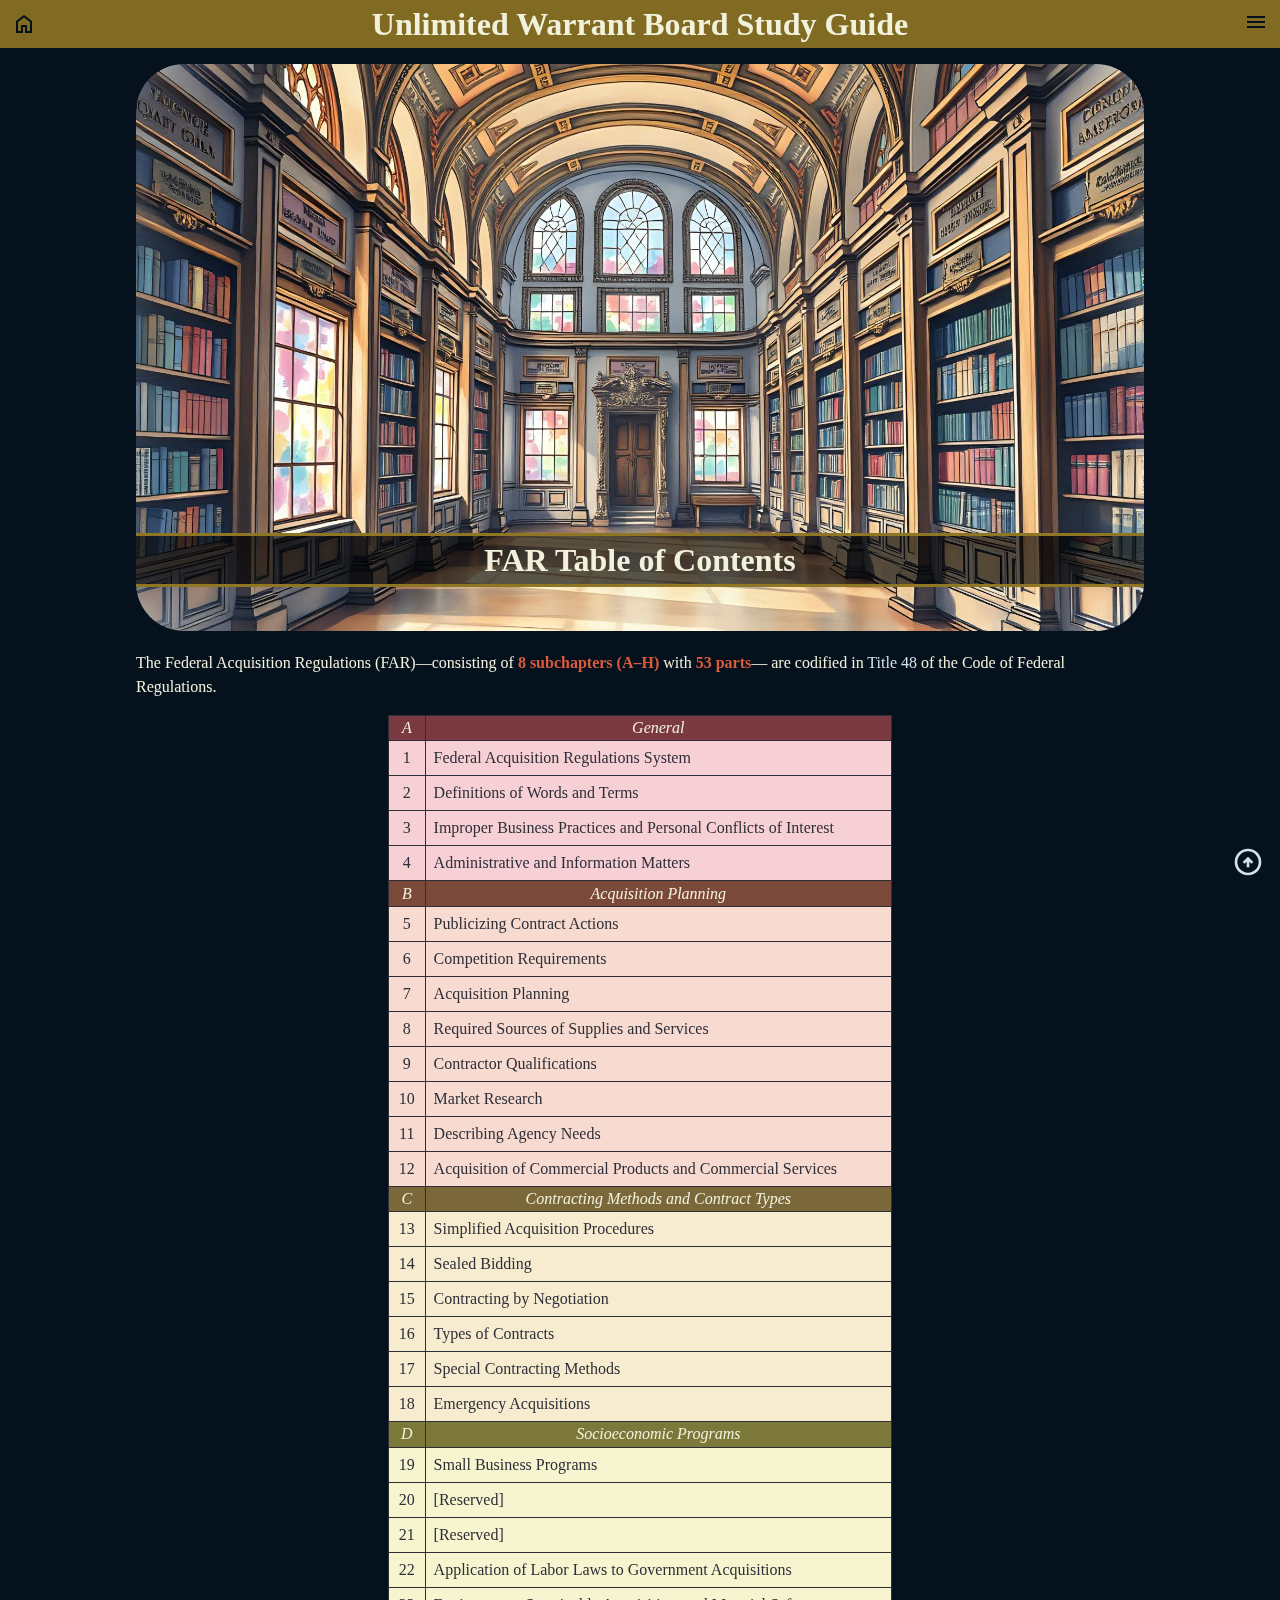
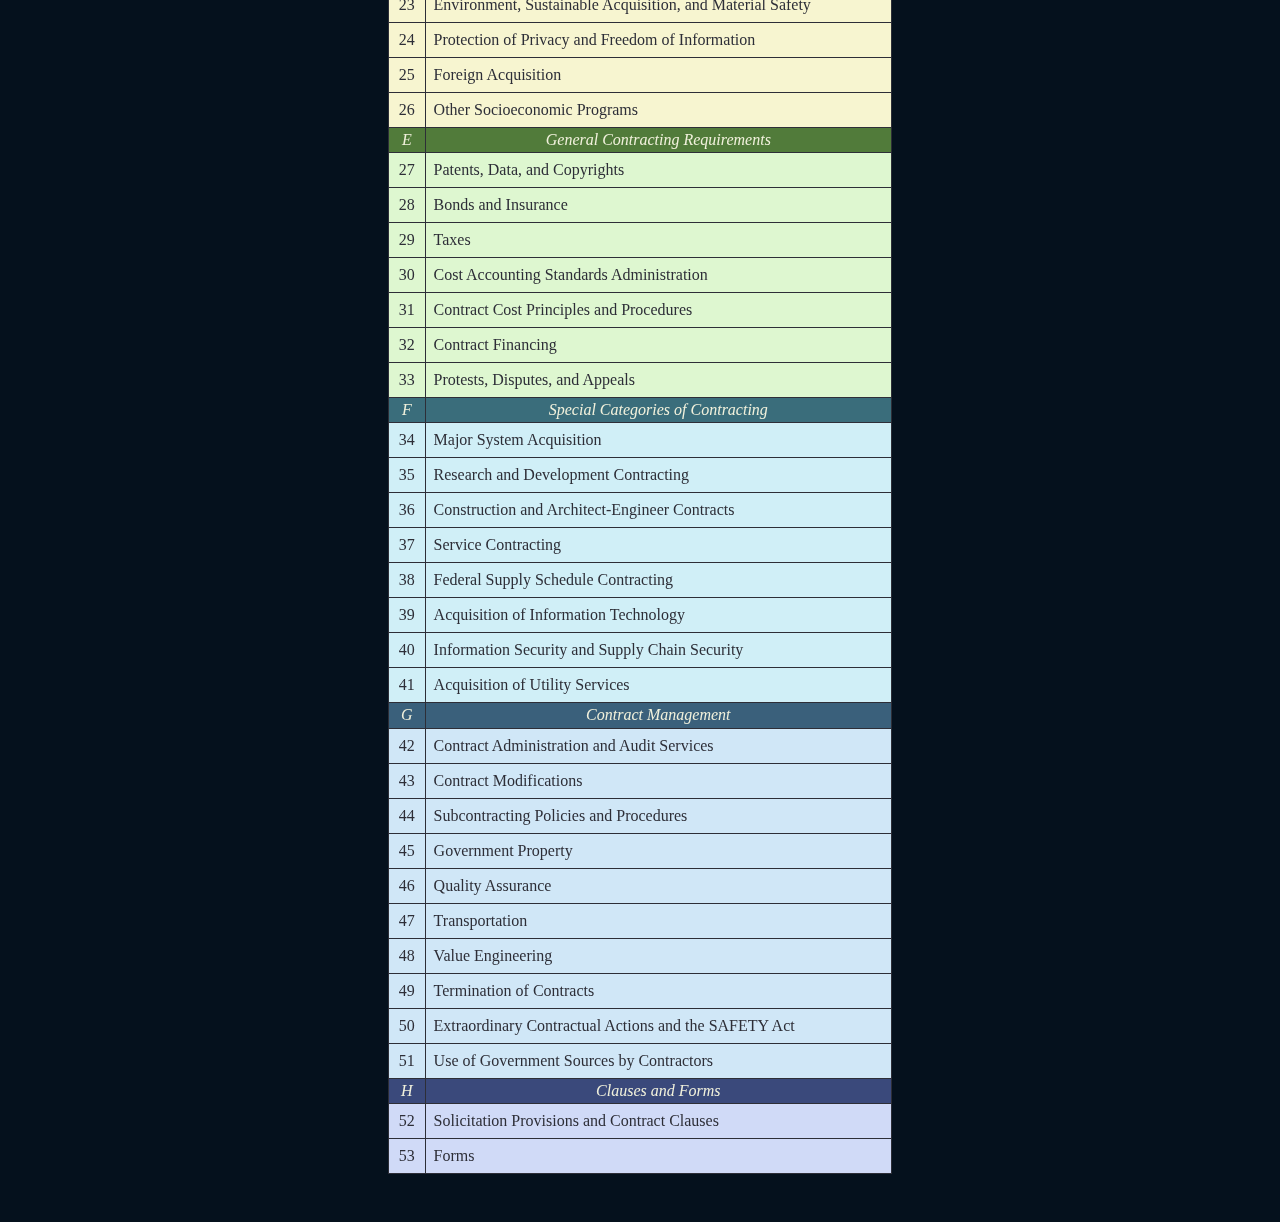
<file: pages/far-toc.html>
<!doctype html>
<html lang="en">
  <!-- ==================================================================================================== -->
  <!-- Head -->
  <!-- ==================================================================================================== -->

  <head>
    <meta charset="UTF-8" />
    <meta name="viewport" content="width=device-width, initial-scale=1.0" />
    <title>FAR TOC</title>
    <link rel="icon" type="image/x-icon" href="../assets/images/favicon.png" />
    <link rel="stylesheet" href="../css/style.css" />
    <link rel="stylesheet" href="../css/theme.css" />
    <link rel="stylesheet" href="../css/fonts.css" />
    <link rel="stylesheet" href="../css/far-toc.css" />
  </head>

  <!-- ==================================================================================================== -->
  <!-- Body -->
  <!-- ==================================================================================================== -->
  <body id="top">
    <!-- **************************************************************************************************** -->
    <!-- Header -->
    <!-- **************************************************************************************************** -->
    <header>
      <!-- ---------------------------------------------------------------------------------------------------- -->
      <!-- Background and Icons  -->
      <!-- ---------------------------------------------------------------------------------------------------- -->
      <div class="bg"></div>
      <div class="bg-overlay"></div>
      <div class="title">Unlimited Warrant Board Study Guide</div>
      <a id="top-icon" href="#top"
        ><svg
          xmlns="http://www.w3.org/2000/svg"
          height="2rem"
          viewBox="0 -960 960 960"
          width="2rem"
          fill="#e3e3e3"
        >
          <path
            d="M440-320h80v-168l64 64 56-56-160-160-160 160 56 56 64-64v168Zm40 240q-83 0-156-31.5T197-197q-54-54-85.5-127T80-480q0-83 31.5-156T197-763q54-54 127-85.5T480-880q83 0 156 31.5T763-763q54 54 85.5 127T880-480q0 83-31.5 156T763-197q-54 54-127 85.5T480-80Zm0-80q134 0 227-93t93-227q0-134-93-227t-227-93q-134 0-227 93t-93 227q0 134 93 227t227 93Zm0-320Z"
          />
        </svg>
      </a>

      <!-- ---------------------------------------------------------------------------------------------------- -->
      <!-- Banner  -->
      <!-- ---------------------------------------------------------------------------------------------------- -->
      <div class="banner">
        <a href="../index.html" class="home-icon">
          <svg
            xmlns="http://www.w3.org/2000/svg"
            height="24px"
            viewBox="0 -960 960 960"
            width="24px"
            fill="#e3e3e3"
          >
            <path
              d="M240-200h120v-240h240v240h120v-360L480-740 240-560v360Zm-80 80v-480l320-240 320 240v480H520v-240h-80v240H160Zm320-350Z"
            />
          </svg>
        </a>

        <nav class="nav-drop-down">
          <input type="checkbox" id="sidebar-active" />

          <label for="sidebar-active" class="sidebar-button-open">
            <svg
              xmlns="http://www.w3.org/2000/svg"
              height="24px"
              viewBox="0 -960 960 960"
              width="24px"
              fill="#e3e3e3"
            >
              <path
                d="M120-240v-80h720v80H120Zm0-200v-80h720v80H120Zm0-200v-80h720v80H120Z"
              />
            </svg>
          </label>

          <label id="sidebar-overlay" for="sidebar-active"></label>

          <div class="nav-links-container">
            <label for="sidebar-active" class="sidebar-button-close">
              <svg
                xmlns="http://www.w3.org/2000/svg"
                height="24px"
                viewBox="0 -960 960 960"
                width="24px"
                fill="#e3e3e3"
              >
                <path
                  d="m256-200-56-56 224-224-224-224 56-56 224 224 224-224 56 56-224 224 224 224-56 56-224-224-224 224Z"
                />
              </svg>
            </label>
            <a href="../index.html" class="home-link">Home</a>

            <h2>Primary Topics</h2>
            <a class="italic">More to come.</a>

            <h2>Secondary Topics</h2>
            <a class="italic">More to come.</a>

            <h2>Tertiary Topics</h2>
            <a class="italic">More to come.</a>
          </div>
          </div>
        </nav>
      </div>

      <!-- ---------------------------------------------------------------------------------------------------- -->
      <!-- Feature  -->
      <!-- ---------------------------------------------------------------------------------------------------- -->
      <div class="feature">
        <h1>FAR Table of Contents</h1>
        <img src="../assets/images/far-toc.jpg" alt="" />
      </div>
    </header>

    <!-- **************************************************************************************************** -->
    <!-- Main -->
    <!-- **************************************************************************************************** -->

    <main>
      <p>The Federal Acquisition Regulations (FAR)&mdash;consisting of <strong>8 subchapters (A&ndash;H)</strong> with <strong>53 parts</strong>&mdash; are codified in <a href="https://www.ecfr.gov/current/title-48">Title 48</a> of the Code of Federal Regulations.</p>

      <!-- ---------------------------------------------------------------------------------------------------- -->
      <!-- Table:  -->
      <!-- ---------------------------------------------------------------------------------------------------- -->
      <table>
        <thead>
          <!-- <th></th>
          <th>Title</th> -->
        </thead>
        <tbody>
          <tr><th>A</th><th>General</th></tr>
          <tr><td>1</td><td>Federal Acquisition Regulations System</td></tr>
          <tr><td>2</td><td>Definitions of Words and Terms</td></tr>
          <tr><td>3</td><td>Improper Business Practices and Personal Conflicts of Interest</td></tr>
          <tr><td>4</td><td>Administrative and Information Matters</td></tr>
          <tr><th>B</th><th>Acquisition Planning</th></tr>
          <tr><td>5</td><td>Publicizing Contract Actions</td></tr>
          <tr><td>6</td><td>Competition Requirements</td></tr>
          <tr><td>7</td><td>Acquisition Planning</td></tr>
          <tr><td>8</td><td>Required Sources of Supplies and Services</td></tr>
          <tr><td>9</td><td>Contractor Qualifications</td></tr>
          <tr><td>10</td><td>Market Research</td></tr>
          <tr><td>11</td><td>Describing Agency Needs</td></tr>
          <tr><td>12</td><td>Acquisition of Commercial Products and Commercial Services</td></tr>
          <tr><th>C</th><th>Contracting Methods and Contract Types</th></tr>
          <tr><td>13</td><td>Simplified Acquisition Procedures</td></tr>
          <tr><td>14</td><td>Sealed Bidding</td></tr>
          <tr><td>15</td><td>Contracting by Negotiation</td></tr>
          <tr><td>16</td><td>Types of Contracts</td></tr>
          <tr><td>17</td><td>Special Contracting Methods</td></tr>
          <tr><td>18</td><td>Emergency Acquisitions</td></tr>
          <tr><th>D</th><th>Socioeconomic Programs</th></tr>
          <tr><td>19</td><td>Small Business Programs</td></tr>
          <tr><td>20</td><td>[Reserved]</td></tr>
          <tr><td>21</td><td>[Reserved]</td></tr>
          <tr><td>22</td><td>Application of Labor Laws to Government Acquisitions</td></tr>
          <tr><td>23</td><td>Environment, Sustainable Acquisition, and Material Safety</td></tr>
          <tr><td>24</td><td>Protection of Privacy and Freedom of Information</td></tr>
          <tr><td>25</td><td>Foreign Acquisition</td></tr>
          <tr><td>26</td><td>Other Socioeconomic Programs</td></tr>
          <tr><th>E</th><th>General Contracting Requirements</th></tr>
          <tr><td>27</td><td>Patents, Data, and Copyrights</td></tr>
          <tr><td>28</td><td>Bonds and Insurance</td></tr>
          <tr><td>29</td><td>Taxes</td></tr>
          <tr><td>30</td><td>Cost Accounting Standards Administration</td></tr>
          <tr><td>31</td><td>Contract Cost Principles and Procedures</td></tr>
          <tr><td>32</td><td>Contract Financing</td></tr>
          <tr><td>33</td><td>Protests, Disputes, and Appeals</td></tr>
          <tr><th>F</th><th>Special Categories of Contracting</th></tr>
          <tr><td>34</td><td>Major System Acquisition</td></tr>
          <tr><td>35</td><td>Research and Development Contracting</td></tr>
          <tr><td>36</td><td>Construction and Architect-Engineer Contracts</td></tr>
          <tr><td>37</td><td>Service Contracting</td></tr>
          <tr><td>38</td><td>Federal Supply Schedule Contracting</td></tr>
          <tr><td>39</td><td>Acquisition of Information Technology</td></tr>
          <tr><td>40</td><td>Information Security and Supply Chain Security</td></tr>
          <tr><td>41</td><td>Acquisition of Utility Services</td></tr>
          <tr><th>G</th><th>Contract Management</th></tr>
          <tr><td>42</td><td>Contract Administration and Audit Services</td></tr>
          <tr><td>43</td><td>Contract Modifications</td></tr>
          <tr><td>44</td><td>Subcontracting Policies and Procedures</td></tr>
          <tr><td>45</td><td>Government Property</td></tr>
          <tr><td>46</td><td>Quality Assurance</td></tr>
          <tr><td>47</td><td>Transportation</td></tr>
          <tr><td>48</td><td>Value Engineering</td></tr>
          <tr><td>49</td><td>Termination of Contracts</td></tr>
          <tr><td>50</td><td>Extraordinary Contractual Actions and the SAFETY Act</td></tr>
          <tr><td>51</td><td>Use of Government Sources by Contractors</td></tr>
          <tr><th>H</th><th>Clauses and Forms</th></tr>
          <tr><td>52</td><td>Solicitation Provisions and Contract Clauses</td></tr>
          <tr><td>53</td><td>Forms</td></tr>
        </tbody>
      </table>
    </main>

<body>
  
</body>
</html>
</file>
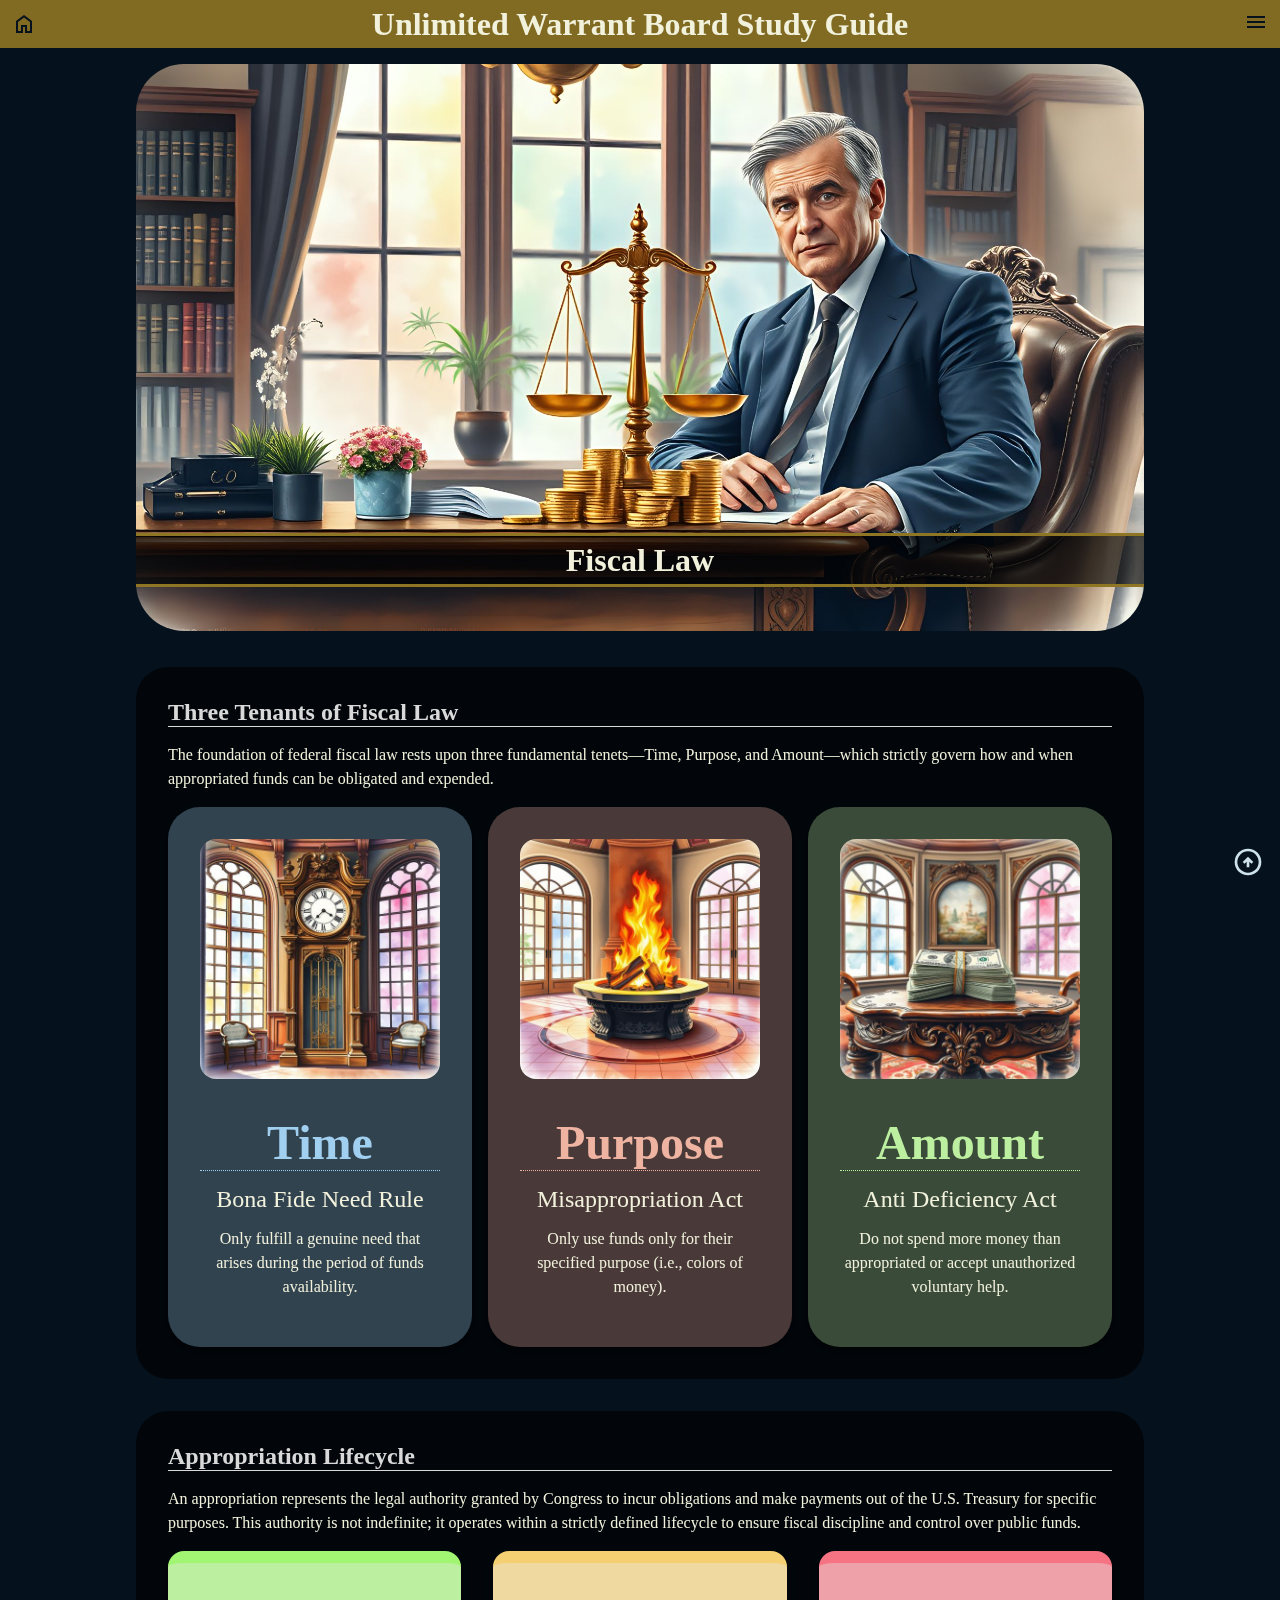
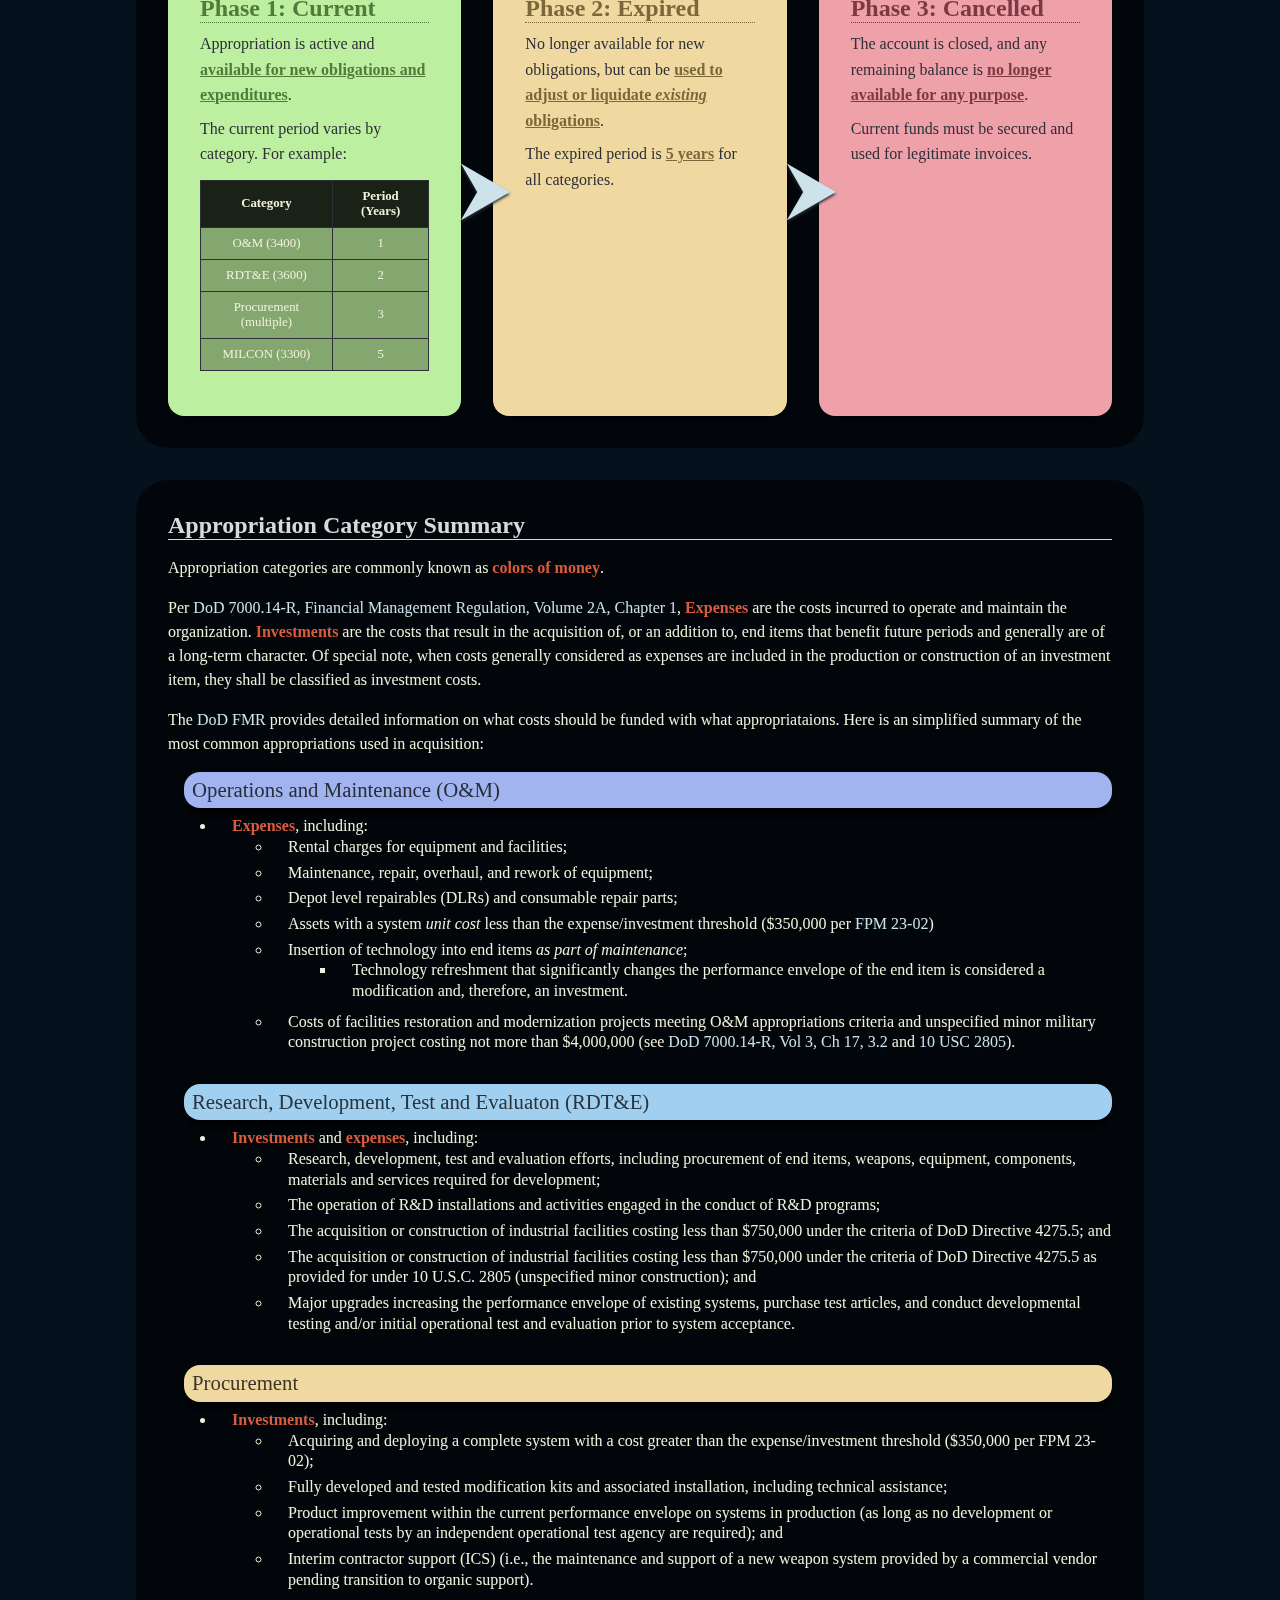
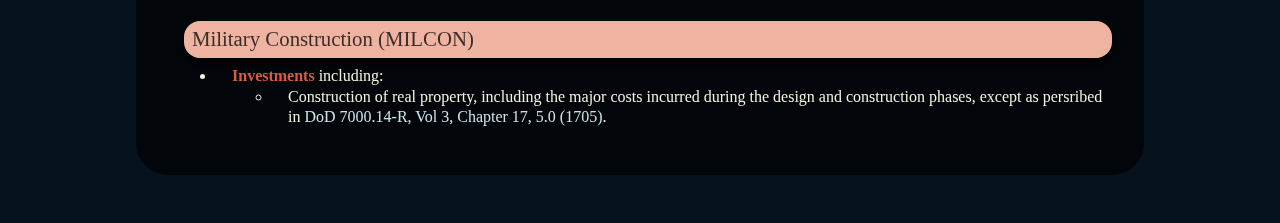
<file: pages/fiscal-law.html>
<!doctype html>
<html lang="en">
  <!-- ========================================= -->
  <!-- Head -->
  <!-- ========================================= -->

  <head>
    <meta charset="UTF-8" />
    <meta name="viewport" content="width=device-width, initial-scale=1.0" />
    <title>Fiscal Law</title>
    <link rel="icon" type="image/x-icon" href="../assets/images/favicon.png" />
    <link rel="stylesheet" href="../css/style.css" />
    <link rel="stylesheet" href="../css/theme.css" />
    <link rel="stylesheet" href="../css/fonts.css" />
    <link rel="stylesheet" href="../css/fiscal-law.css" />
  </head>

  <!-- ========================================= -->
  <!-- Body -->
  <!-- ========================================= -->
  <body id="top">
    <!-- ========================================= -->
    <!-- Header -->
    <!-- ========================================= -->
    <header>
      <div class="bg"></div>
      <div class="bg-overlay"></div>
      <div class="title">Unlimited Warrant Board Study Guide</div>
      <a id="top-icon" href="#top"
        ><svg
          xmlns="http://www.w3.org/2000/svg"
          height="2rem"
          viewBox="0 -960 960 960"
          width="2rem"
          fill="#e3e3e3"
        >
          <path
            d="M440-320h80v-168l64 64 56-56-160-160-160 160 56 56 64-64v168Zm40 240q-83 0-156-31.5T197-197q-54-54-85.5-127T80-480q0-83 31.5-156T197-763q54-54 127-85.5T480-880q83 0 156 31.5T763-763q54 54 85.5 127T880-480q0 83-31.5 156T763-197q-54 54-127 85.5T480-80Zm0-80q134 0 227-93t93-227q0-134-93-227t-227-93q-134 0-227 93t-93 227q0 134 93 227t227 93Zm0-320Z"
          />
        </svg>
      </a>

      <!-- ========================================= -->
      <!-- Banner -->
      <!-- ========================================= -->
      <div class="banner">
        <a href="../index.html" class="home-icon">
          <svg
            xmlns="http://www.w3.org/2000/svg"
            height="24px"
            viewBox="0 -960 960 960"
            width="24px"
            fill="#e3e3e3"
          >
            <path
              d="M240-200h120v-240h240v240h120v-360L480-740 240-560v360Zm-80 80v-480l320-240 320 240v480H520v-240h-80v240H160Zm320-350Z"
            />
          </svg>
        </a>

        <nav class="nav-drop-down">
          <input type="checkbox" id="sidebar-active" />

          <label for="sidebar-active" class="sidebar-button-open">
            <svg
              xmlns="http://www.w3.org/2000/svg"
              height="24px"
              viewBox="0 -960 960 960"
              width="24px"
              fill="#e3e3e3"
            >
              <path
                d="M120-240v-80h720v80H120Zm0-200v-80h720v80H120Zm0-200v-80h720v80H120Z"
              />
            </svg>
          </label>

          <label id="sidebar-overlay" for="sidebar-active"></label>

          <div class="nav-links-container">
            <label for="sidebar-active" class="sidebar-button-close">
              <svg
                xmlns="http://www.w3.org/2000/svg"
                height="24px"
                viewBox="0 -960 960 960"
                width="24px"
                fill="#e3e3e3"
              >
                <path
                  d="m256-200-56-56 224-224-224-224 56-56 224 224 224-224 56 56-224 224 224 224-56 56-224-224-224 224Z"
                />
              </svg>
            </label>
            <a href="../index.html" class="home-link">Home</a>

            <h2>Primary Topics</h2>
            <a class="italic">More to come.</a>

            <h2>Secondary Topics</h2>
            <a class="italic">More to come.</a>

            <h2>Tertiary Topics</h2>
            <a class="italic">More to come.</a>
          </div>
        </nav>
      </div>

      <!-- ========================================= -->
      <!-- Feature -->
      <!-- ========================================= -->
      <div class="feature">
        <h1>Fiscal Law</h1>
        <img src="../assets/images/fiscal-law.jpg" alt="" />
      </div>
    </header>

    <!-- ========================================= -->
    <!-- Main -->
    <!-- ========================================= -->

    <main>
      <!-- ========================================= -->
      <!-- Section -->
      <!-- ========================================= -->
      <section class="diagram-section">
        <h2>Three Tenants of Fiscal Law</h2>
        <p>
          The foundation of federal fiscal law rests upon three fundamental
          tenets—Time, Purpose, and Amount—which strictly govern how and when
          appropriated funds can be obligated and expended.
        </p>

        <div class="card-container">
          <!-- Card 1: Time -->
          <div class="card bg-a7-30">
            <img src="../assets//images/time.jpg" alt="" />
            <h3 class="card-title color-a7-normal">Time</h3>
            <p class="card-subtitle">Bona Fide Need Rule</p>
            <p>
              Only fulfill a genuine need that arises during the period of funds
              availability.
            </p>
          </div>

          <!-- Card 2: Purpose -->
          <div class="card bg-a2-30">
            <img src="../assets/images/purpose.jpg" alt="" />
            <h3 class="card-title color-a2-normal">Purpose</h3>
            <p class="card-subtitle">Misappropriation Act</p>
            <p>
              Only use funds only for their specified purpose (i.e., colors of
              money).
            </p>
          </div>

          <!-- Card 3: Amount -->
          <div class="card bg-a5-30">
            <img src="../assets/images/amount.jpg" alt="" />
            <h3 class="card-title color-a5-normal">Amount</h3>
            <p class="card-subtitle">Anti Deficiency Act</p>
            <p>
              Do not spend more money than appropriated or accept unauthorized
              voluntary help.
            </p>
          </div>
        </div>
      </section>

      <!-- ========================================= -->
      <!-- Section -->
      <!-- ========================================= -->
      <section class="lifecycle-section">
        <h2>Appropriation Lifecycle</h2>
        <p>
          An appropriation represents the legal authority granted by Congress to
          incur obligations and make payments out of the U.S. Treasury for
          specific purposes. This authority is not indefinite; it operates
          within a strictly defined lifecycle to ensure fiscal discipline and
          control over public funds.
        </p>

        <div class="timeline-container">
          <!-- Phase 1: Current -->
          <div class="phase current">
            <div class="phase-header">
              <h3>Phase 1: Current</h3>
            </div>
            <div class="phase-content">
              <p>
                Appropriation is active and
                <strong>available for new obligations and expenditures</strong>.
              </p>
              <p>The current period varies by category. For example:</p>
              <table class="text-align-center font-size-small">
                <thead>
                  <tr>
                    <th>Category</th>
                    <th>Period (Years)</th>
                  </tr>
                </thead>
                <tbody>
                  <tr>
                    <td>O&M (3400)</td>
                    <td>1</td>
                  </tr>
                  <tr>
                    <td>RDT&E (3600)</td>
                    <td>2</td>
                  </tr>
                  <tr>
                    <td>Procurement (multiple)</td>
                    <td>3</td>
                  </tr>
                  <tr>
                    <td>MILCON (3300)</td>
                    <td>5</td>
                  </tr>
                </tbody>
              </table>
            </div>
          </div>

          <!-- Phase 2: Expired -->
          <div class="phase expired">
            <div class="phase-header">
              <h3>Phase 2: Expired</h3>
            </div>
            <div class="phase-content">
              <p>
                No longer available for new obligations, but can be
                <strong
                  >used to adjust or liquidate
                  <em>existing</em> obligations</strong
                >.
              </p>
              <p>
                The expired period is <strong>5 years</strong> for all
                categories.
              </p>
            </div>
          </div>

          <!-- Phase 3: Cancelled -->
          <div class="phase cancelled">
            <div class="phase-header">
              <h3>Phase 3: Cancelled</h3>
            </div>
            <div class="phase-content">
              <p>
                The account is closed, and any remaining balance is
                <strong>no longer available for any purpose</strong>.
              </p>
              <p>
                Current funds must be secured and used for legitimate invoices.
              </p>
            </div>
          </div>
        </div>
      </section>

      <!-- ========================================= -->
      <!-- Section -->
      <!-- ========================================= -->
      <section>
        <h2>Appropriation Category Summary</h2>
        <p>
          Appropriation categories are commonly known as
          <strong>colors of money</strong>.
        </p>
        <p>
          Per
          <a
            href="https://comptroller.war.gov/Portals/45/documents/fmr/current/02a/02a_01.pdf"
            target="_blank"
            >DoD 7000.14-R, Financial Management Regulation, Volume 2A, Chapter
            1</a
          >, <strong>Expenses</strong> are the costs incurred to operate and
          maintain the organization.
          <!-- DoD 7000.14-R, Vol 2A, Ch 1 (Oct 2008), 2.1.2.1 --><strong
            >Investments</strong
          >
          are the costs that result in the acquisition of, or an addition to,
          end items that benefit future periods and generally are of a long-term
          character.
          <!-- DoD 7000.14-R, Vol 2A, Ch 1 (Oct 2008), 2.1.2.2 -->Of special
          note, when costs generally considered as expenses are included in the
          production or construction of an investment item, they shall be
          classified as investment costs.
          <!-- DoD 7000.14-R, Vol 2A, Ch 1 (Oct 2008), 2.1.4.1 -->
        </p>
        <p>
          The
          <a href="https://comptroller.war.gov/FMR/" target="_blank">DoD FMR</a>
          provides detailed information on what costs should be funded with what
          appropriataions. Here is an simplified summary of the most common
          appropriations used in acquisition:
        </p>

        <ul class="feature-list">
          <!-- O&M -->
          <li>
            <span class="bg-a8-normal color-a8-darkest"
              >Operations and Maintenance (O&M)</span
            >
            <ul>
              <li>
                <!-- DoD 7000.14-R, Vol 2A, Ch 1 (Oct 2008), 2.1.3.3 -->
                <strong>Expenses</strong>, including:
                <ul>
                  <li>
                    <!-- DoD 7000.14-R, Vol 2A, Ch 1 (Oct 2008), 2.1.4.1.2 -->
                    Rental charges for equipment and facilities;
                  </li>
                  <li>
                    <!-- DoD 7000.14-R, Vol 2A, Ch 1 (Oct 2008), 2.1.4.3.3 -->
                    Maintenance, repair, overhaul, and rework of equipment;
                  </li>
                  <li>
                    <!-- DoD 7000.14-R, Vol 2A, Ch 1 (Oct 2008), 2.10.2 -->
                    Depot level repairables (DLRs) and consumable repair parts;
                  </li>
                  <li>
                    <!-- DoD 7000.14-R, Vol 2A, Ch 1 (Oct 2008), 2.1.4.1.6 -->
                    Assets with a system <em>unit cost</em> less than the
                    expense/investment threshold ($350,000 per
                    <a
                      href="https://comptroller.war.gov/Portals/45/documents/fmr/current/02a/VOL_2A_CH_01_20230322_FPM23-02.pdf"
                      target="_blank"
                      >FPM 23-02</a
                    >)
                  </li>
                  <li>
                    <!-- DoD 7000.14-R, Vol 2A, Ch 1 (Oct 2008), 2.1.4.3.3 -->
                    Insertion of technology into end items
                    <em>as part of maintenance</em>;
                    <ul>
                      <li>
                        Technology refreshment that significantly changes the
                        performance envelope of the end item is considered a
                        modification and, therefore, an investment.
                      </li>
                    </ul>
                  </li>
                  <li>
                    <!-- DoD 7000.14-R, Vol 2A, Ch 1 (Oct 2008), 2.1.4.3.8 -->
                    Costs of facilities restoration and modernization projects
                    meeting O&M appropriations criteria and unspecified minor
                    military construction project costing not more than
                    $4,000,000 (see
                    <a
                      href="https://comptroller.war.gov/Portals/45/Documents/fmr/current/03/03_17.pdf"
                      target="_blank"
                      >DoD 7000.14-R, Vol 3, Ch 17, 3.2</a
                    >
                    and
                    <a
                      href="https://uscode.house.gov/view.xhtml?req=(title:10%20section:2805%20edition:prelim)%20OR%20(granuleid:USC-prelim-title10-section2805)&f=treesort&edition=prelim&num=0&jumpTo=true"
                      target="_blank"
                      >10 USC 2805</a
                    >).
                  </li>
                </ul>
              </li>
            </ul>
          </li>

          <!-- RDT&E -->
          <li>
            <span class="bg-a7-normal color-a7-darkest"
              >Research, Development, Test and Evaluaton (RDT&E)</span
            >
            <ul>
              <!-- DoD 7000.14-R, Vol 2A, Ch 1 (Oct 2008), 2.1.3.3 -->
              <li>
                <strong>Investments</strong> and <strong>expenses</strong>,
                including:
                <ul>
                  <!-- DoD 7000.14-R, Vol 2A, Ch 1 (Oct 2008), 2.13.2.1.1 -->
                  <li>
                    Research, development, test and evaluation efforts,
                    including procurement of end items, weapons, equipment,
                    components, materials and services required for development;
                  </li>
                  <!-- DoD 7000.14-R, Vol 2A, Ch 1 (Oct 2008), 2.13.2.1.2 -->
                  <li>
                    The operation of R&D installations and activities engaged in
                    the conduct of R&D programs;
                  </li>
                  <!-- DoD 7000.14-R, Vol 2A, Ch 1 (Oct 2008), 2.13.2.1.3 -->
                  <li>
                    The acquisition or construction of industrial facilities
                    costing less than $750,000 under the criteria of DoD
                    Directive 4275.5; and
                  </li>
                  <!-- DoD 7000.14-R, Vol 2A, Ch 1 (Oct 2008), 2.13.2.1.3 -->
                  <li>
                    The acquisition or construction of industrial facilities
                    costing less than $750,000 under the criteria of DoD
                    Directive 4275.5 as provided for under 10 U.S.C. 2805
                    (unspecified minor construction); and
                  </li>
                  <!-- DoD 7000.14-R, Vol 2A, Ch 1 (Oct 2008), 2.12.2.3 -->
                  <li>
                    Major upgrades increasing the performance envelope of
                    existing systems, purchase test articles, and conduct
                    developmental testing and/or initial operational test and
                    evaluation prior to system acceptance.
                  </li>
                </ul>
              </li>
            </ul>
          </li>

          <!-- Procurement -->
          <li>
            <span class="bg-a3-normal color-a3-darkest">Procurement</span>
            <ul>
              <li>
                <strong>Investments</strong>, including:
                <ul>
                  <!-- DoD 7000.14-R, Vol 2A, Ch 1 (Oct 2008), 2.12.2.4 -->
                  <li>
                    Acquiring and deploying a complete system with a cost
                    greater than the expense/investment threshold ($350,000 per
                    FPM 23-02);
                  </li>
                  <!-- DoD 7000.14-R, Vol 2A, Ch 1 (Oct 2008), 2.12.2.4.1 -->
                  <li>
                    Fully developed and tested modification kits and associated
                    installation, including technical assistance;
                  </li>
                  <!-- DoD 7000.14-R, Vol 2A, Ch 1 (Oct 2008), 2.13.2.2.2 -->
                  <li>
                    Product improvement within the current performance envelope
                    on systems in production (as long as no development or
                    operational tests by an independent operational test agency
                    are required); and
                  </li>
                  <!-- DoD 7000.14-R, Vol 2A, Ch 1 (Oct 2008), 2.8 -->
                  <li>
                    Interim contractor support (ICS) (i.e., the maintenance and
                    support of a new weapon system provided by a commercial
                    vendor pending transition to organic support).
                  </li>
                </ul>
              </li>
            </ul>
          </li>

          <!-- MILCON -->
          <li>
            <!-- DoD 7000.14-R, Vol 2A, Ch 1 (Oct 2008), 2.1.3.3 -->
            <span class="bg-a2-normal color-a2-darkest"
              >Military Construction (MILCON)</span
            >
            <ul>
              <li>
                <strong>Investments</strong> including:
                <ul>
                  <!-- DoD 7000.14-R, Vol 3, Ch 17 (Jul 2021), 4.1 (170401) -->
                  <li>
                    Construction of real property, including the major costs
                    incurred during the design and construction phases, except
                    as persribed in
                    <a
                      href="https://comptroller.war.gov/Portals/45/Documents/fmr/current/03/03_17.pdf"
                      target="_blank"
                      >DoD 7000.14-R, Vol 3, Chapter 17, 5.0 (1705)</a
                    >.
                  </li>
                </ul>
              </li>
            </ul>
          </li>
        </ul>
      </section>
    </main>
  </body>
</html>
</file>
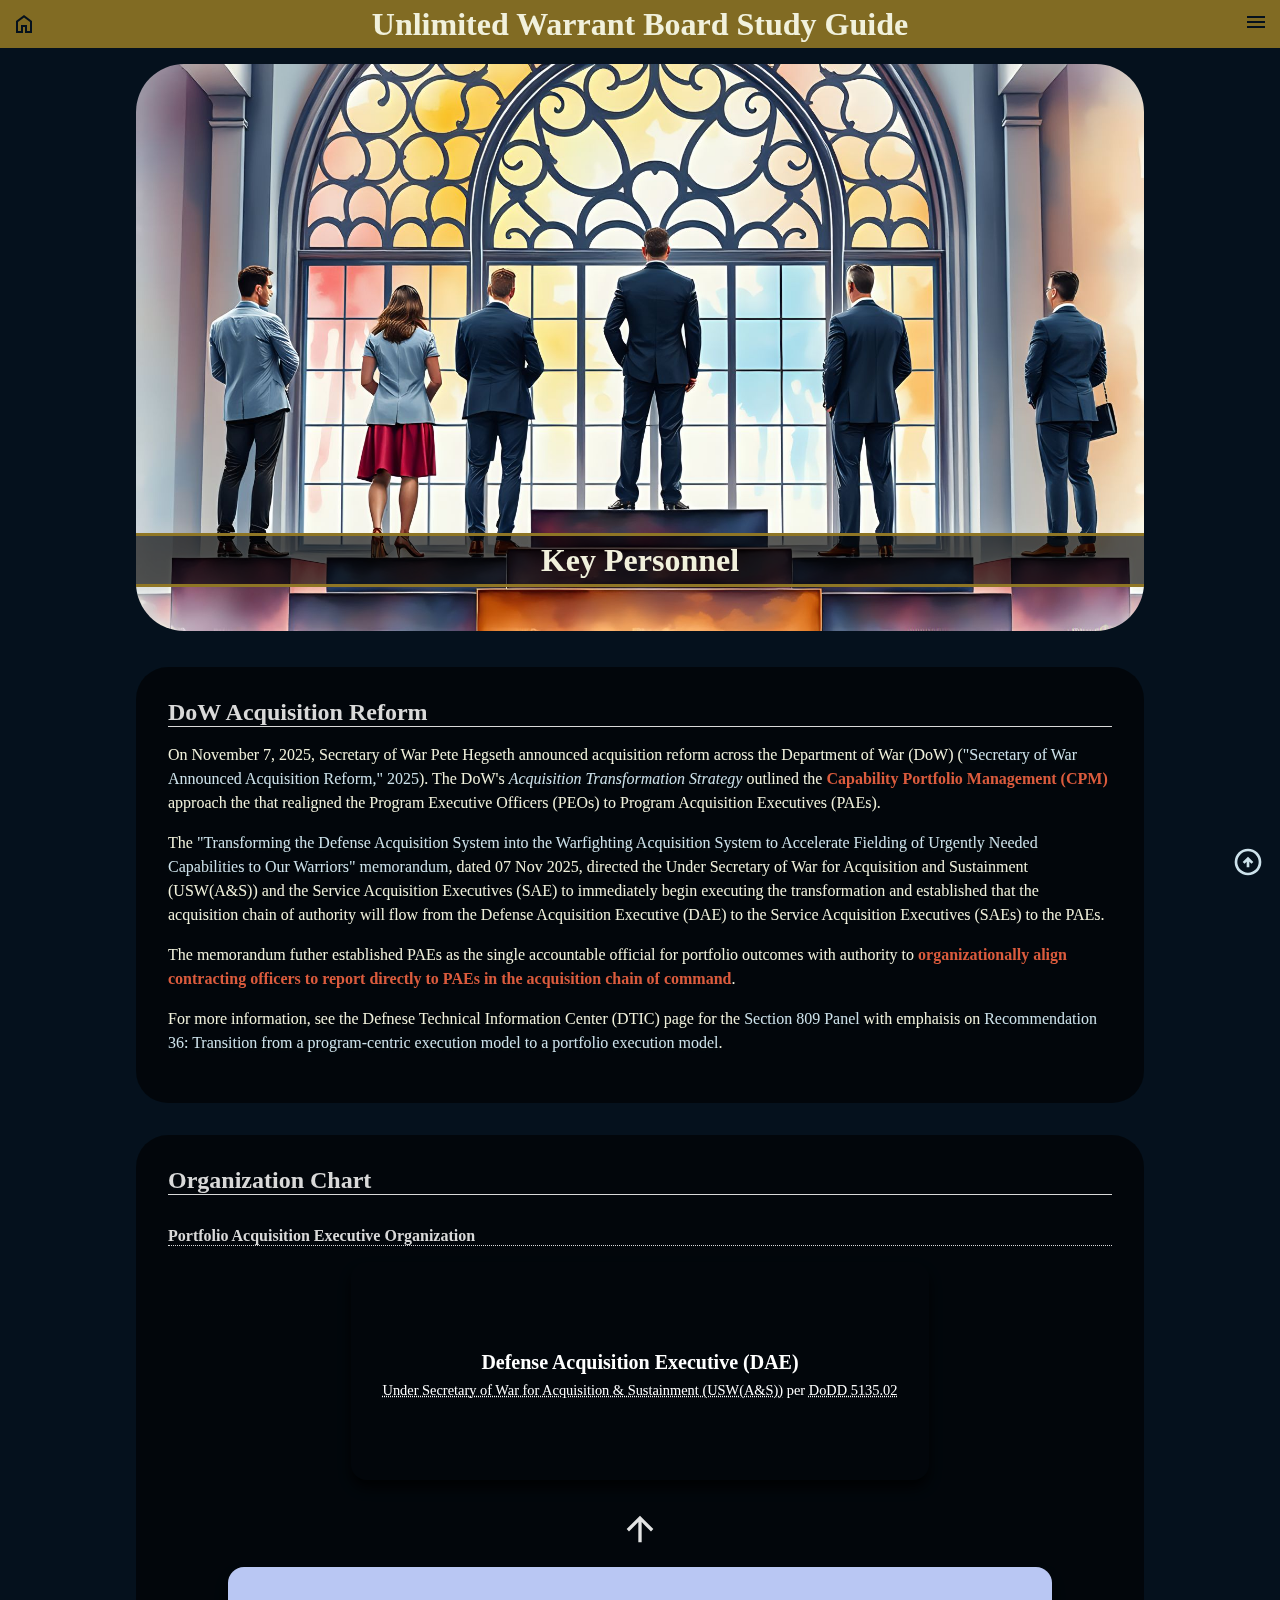
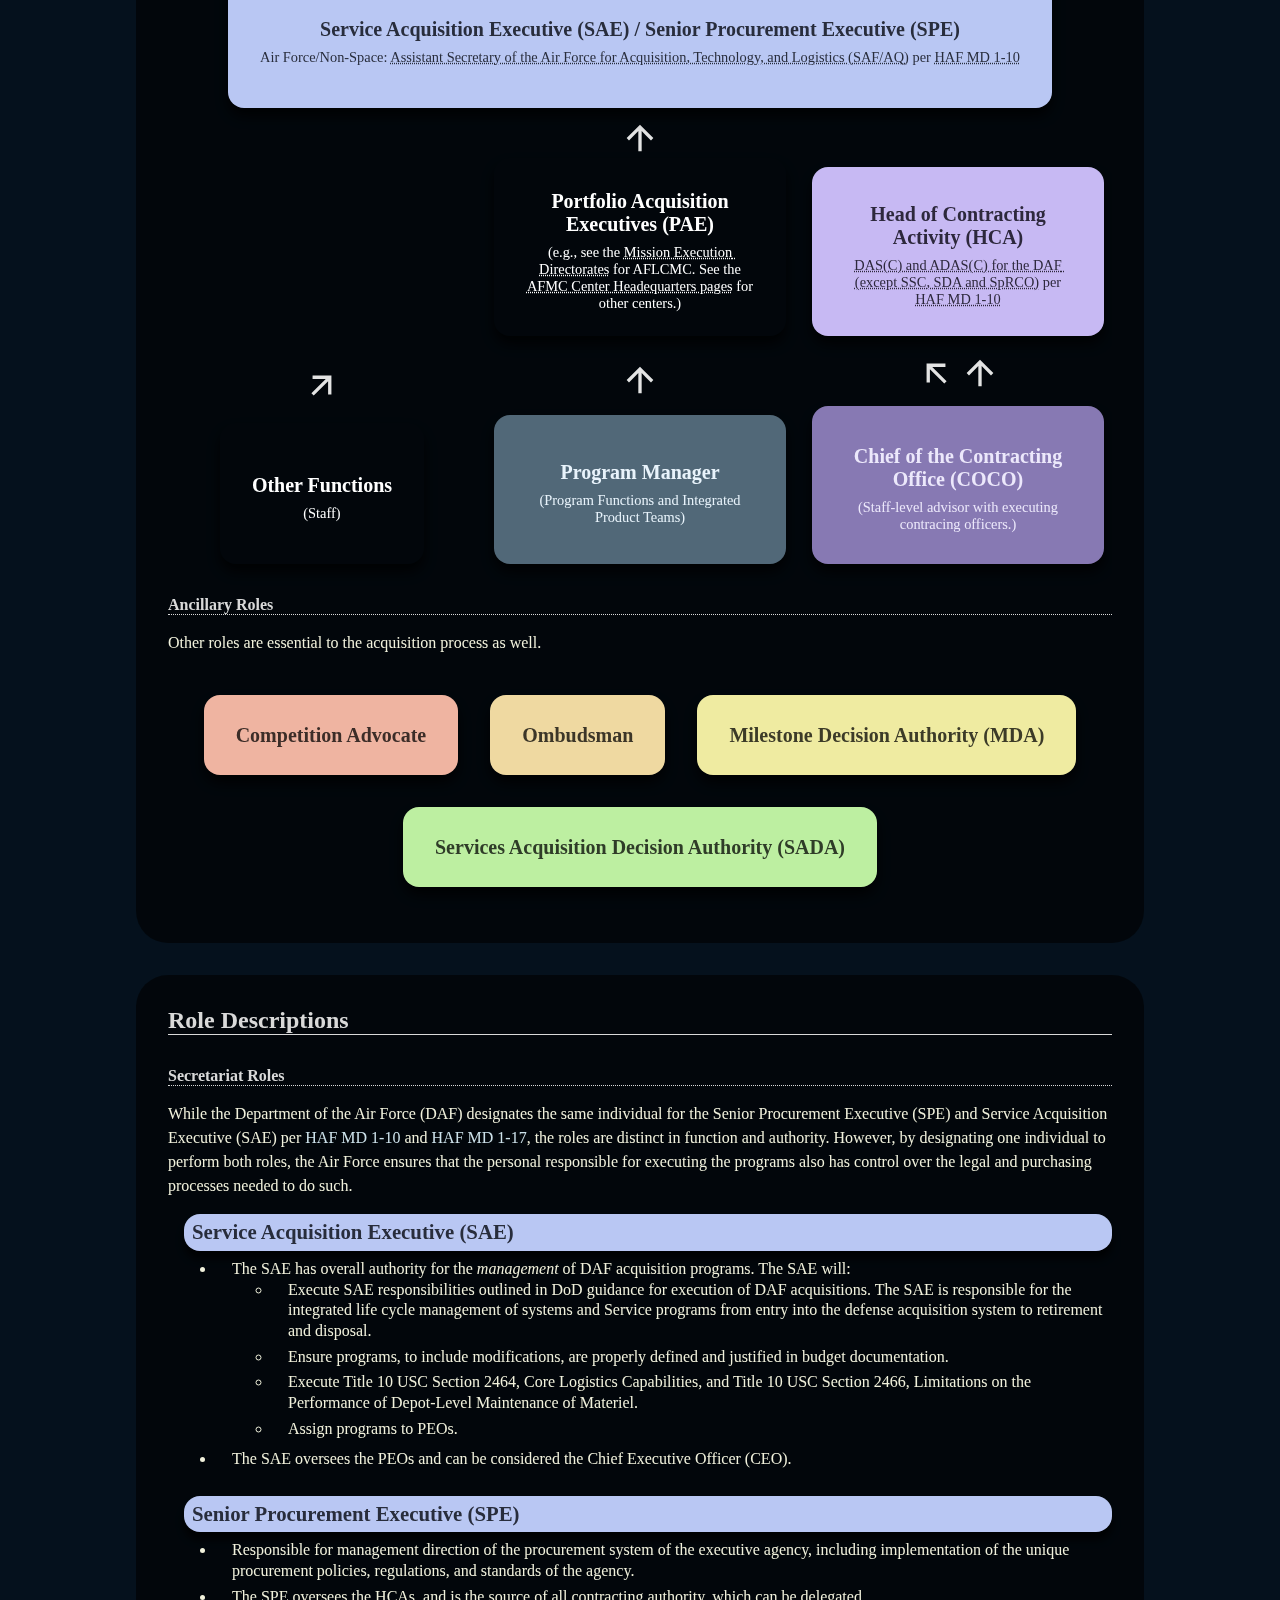
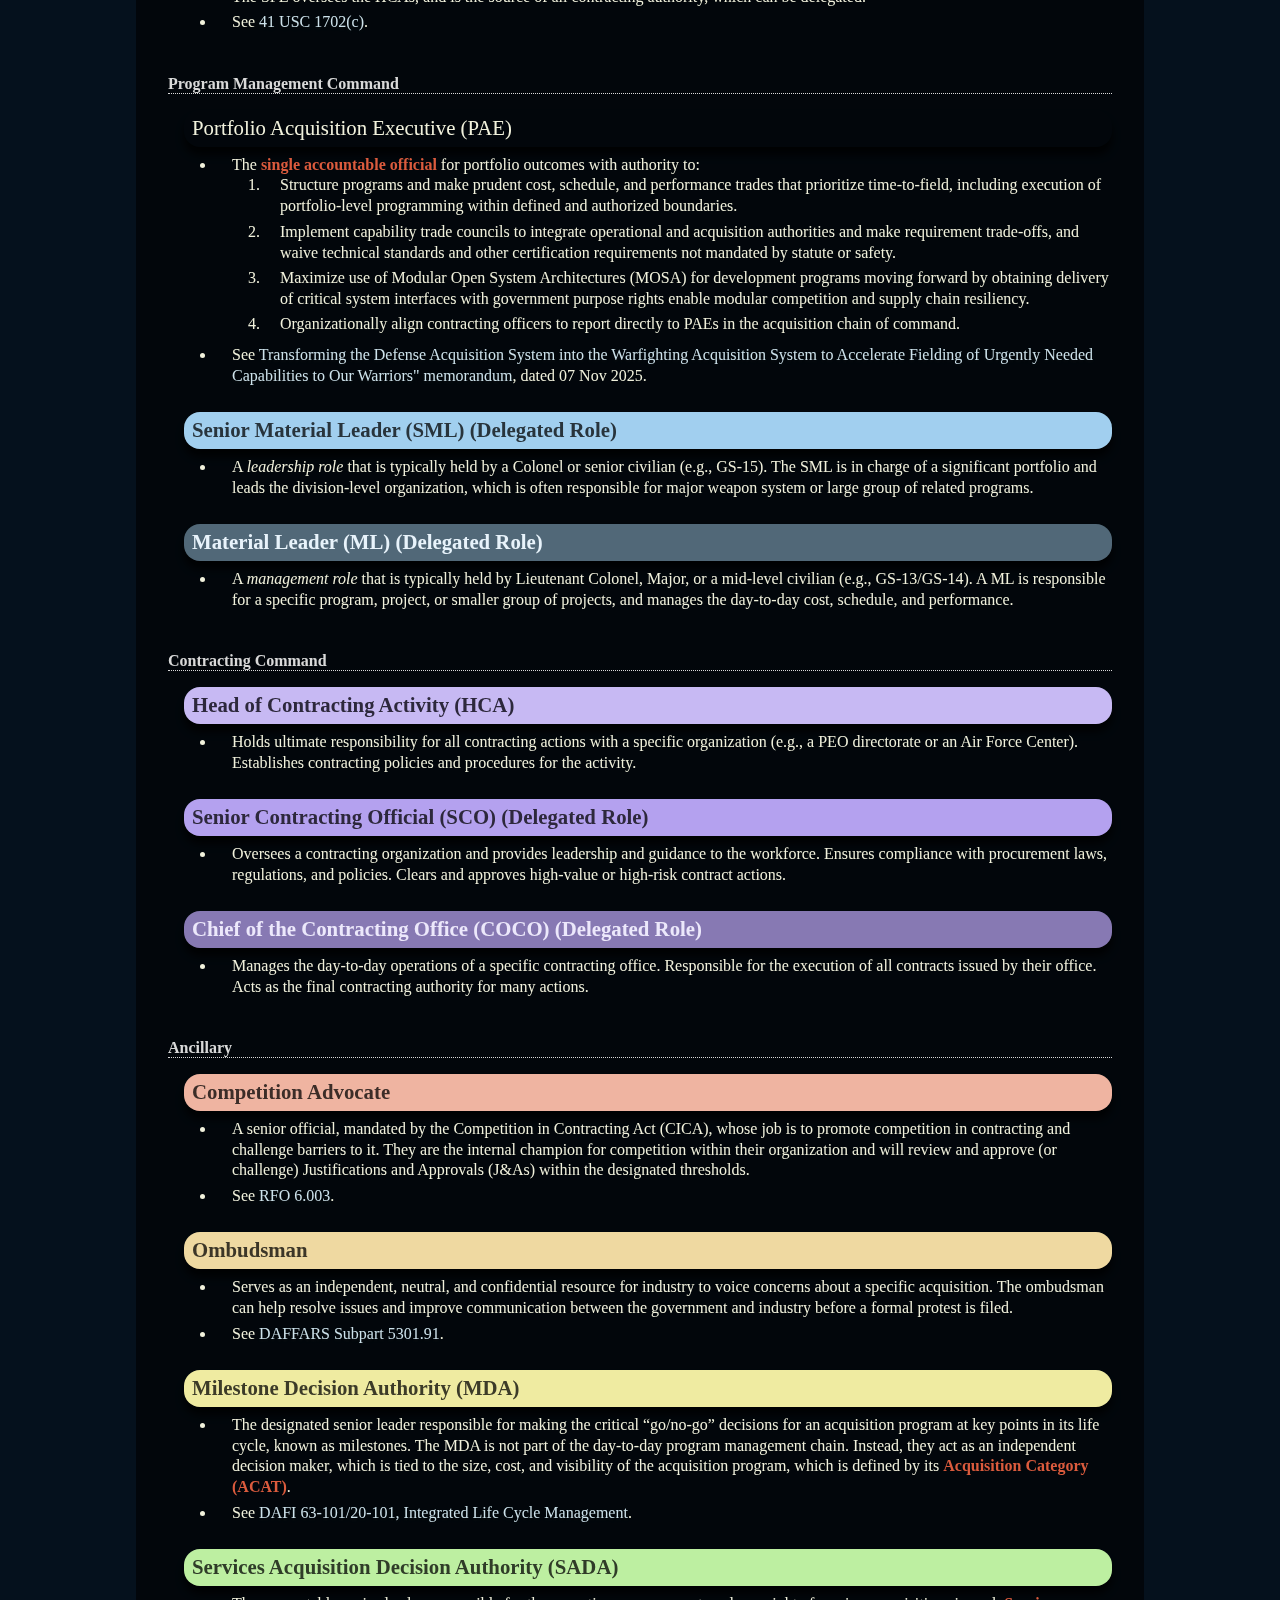
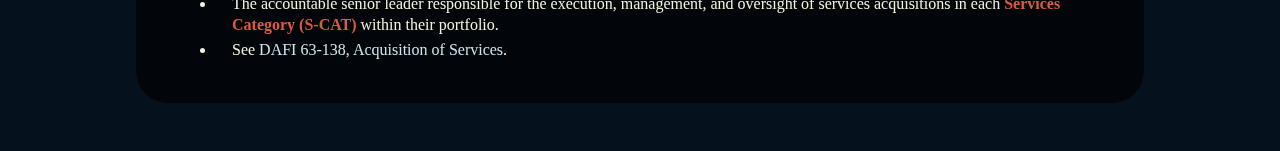
<file: pages/key-personnel.html>
<!doctype html>
<html lang="en">

  <!-- ========================================= -->
  <!-- Head -->
  <!-- ========================================= -->
  <head>
    <meta charset="UTF-8" />
    <meta name="viewport" content="width=device-width, initial-scale=1.0" />
    <title>Key Personnel</title>
    <link rel="icon" type="image/x-icon" href="../assets/images/favicon.png" />
    <link rel="stylesheet" href="../css/style.css" />
    <link rel="stylesheet" href="../css/theme.css" />
    <link rel="stylesheet" href="../css/fonts.css" />
    <link rel="stylesheet" href="../css/key-personnel.css" />
  </head>

  <!-- ========================================= -->
  <!-- Body -->
  <!-- ========================================= -->
  <body id="top">


    <!-- ========================================= -->
    <!-- Header -->
    <!-- ========================================= -->
    <header>

      <!-- ========================================= -->
      <!-- Background and Title -->
      <!-- ========================================= -->
      <div class="bg"></div>
      <div class="bg-overlay"></div>
      <div class="title">Unlimited Warrant Board Study Guide</div>
      <a id="top-icon" href="#top"
        ><svg
          xmlns="http://www.w3.org/2000/svg"
          height="2rem"
          viewBox="0 -960 960 960"
          width="2rem"
          fill="#e3e3e3"
        >
          <path
            d="M440-320h80v-168l64 64 56-56-160-160-160 160 56 56 64-64v168Zm40 240q-83 0-156-31.5T197-197q-54-54-85.5-127T80-480q0-83 31.5-156T197-763q54-54 127-85.5T480-880q83 0 156 31.5T763-763q54 54 85.5 127T880-480q0 83-31.5 156T763-197q-54 54-127 85.5T480-80Zm0-80q134 0 227-93t93-227q0-134-93-227t-227-93q-134 0-227 93t-93 227q0 134 93 227t227 93Zm0-320Z"
          />
        </svg>
      </a>

      <!-- ========================================= -->
      <!-- Banner -->
      <!-- ========================================= -->
      <div class="banner">
        <a href="../index.html" class="home-icon">
          <svg
            xmlns="http://www.w3.org/2000/svg"
            height="2.5rem"
            viewBox="0 -960 960 960"
            width="2.5rem"
            fill="#e3e3e3"
          >
            <path
              d="M240-200h120v-240h240v240h120v-360L480-740 240-560v360Zm-80 80v-480l320-240 320 240v480H520v-240h-80v240H160Zm320-350Z"
            />
          </svg>
        </a>

        <nav class="nav-drop-down">
          <input type="checkbox" id="sidebar-active" />

          <label for="sidebar-active" class="sidebar-button-open">
            <svg
              xmlns="http://www.w3.org/2000/svg"
              height="2.5rem"
              viewBox="0 -960 960 960"
              width="2.5rem"
              fill="#e3e3e3"
            >
              <path
                d="M120-240v-80h720v80H120Zm0-200v-80h720v80H120Zm0-200v-80h720v80H120Z"
              />
            </svg>
          </label>

          <label id="sidebar-overlay" for="sidebar-active"></label>

          <div class="nav-links-container">
            <label for="sidebar-active" class="sidebar-button-close">
              <svg
                xmlns="http://www.w3.org/2000/svg"
                height="24px"
                viewBox="0 -960 960 960"
                width="24px"
                fill="#e3e3e3"
              >
                <path
                  d="m256-200-56-56 224-224-224-224 56-56 224 224 224-224 56 56-224 224 224 224-56 56-224-224-224 224Z"
                />
              </svg>
            </label>
            <a href="../index.html" class="home-link">Home</a>

            <h2>Primary Topics</h2>
            <a class="italic">More to come.</a>

            <h2>Secondary Topics</h2>
            <a class="italic">More to come.</a>

            <h2>Tertiary Topics</h2>
            <a class="italic">More to come.</a>
          </div>
        </nav>
      </div>

      <!-- ========================================= -->
      <!-- Feature -->
      <!-- ========================================= -->
      <div class="feature">
        <h1>Key Personnel</h1>
        <img src="../assets/images/key-personnel.jpg" alt="" />
      </div>
    </header>

    <!-- ========================================= -->
    <!-- Main -->
    <!-- ========================================= -->
    <main>


<!-- ========================================= -->
<!-- Section: Acquisition Reform -->
<!-- ========================================= -->
<section>
  <h2>DoW Acquisition Reform</h2>
  <p>On November 7, 2025, Secretary of War Pete Hegseth announced acquisition reform across the Department of War (DoW) (<a href="https://www.war.gov/News/Releases/Release/Article/4329487/secretary-of-war-announces-acquisition-reform/" target="_blank" rel="noopener noreferrer">"Secretary of War Announced Acquisition Reform," 2025</a>). The DoW's <a href="https://media.defense.gov/2025/Nov/10/2003819441/-1/-1/1/ACQUISITION-TRANSFORMATION-STRATEGY.PDF" target="_blank" rel="noopener noreferrer"><i>Acquisition Transformation Strategy</i></a> outlined the <strong>Capability Portfolio Management (CPM)</strong> approach the that realigned the Program Executive Officers (PEOs) to Program Acquisition Executives (PAEs).</p>

<p>The <a href="https://media.defense.gov/2025/Nov/10/2003819439/-1/-1/1/TRANSFORMING-THE-DEFENSE-ACQUISITION-SYSTEM-INTO-THE-WARFIGHTING-ACQUISITION-SYSTEM-TO-ACCELERATE-FIELDING-OF-URGENTLY-NEEDED-CAPABILITIES-TO-OUR-WARRIORS.PDF" target="_blank" rel="noopener noreferrer">"Transforming the Defense Acquisition System into the Warfighting Acquisition System to Accelerate Fielding of Urgently Needed Capabilities to Our Warriors" memorandum</a>, dated 07 Nov 2025, directed the Under Secretary of War for Acquisition and Sustainment (USW(A&S)) and the Service Acquisition Executives (SAE) to immediately begin executing the transformation and established that the acquisition chain of authority will flow from the Defense Acquisition Executive (DAE) to the Service Acquisition Executives (SAEs) to the PAEs.</p>

<p>The memorandum futher established PAEs as the single accountable official for portfolio outcomes with authority to <strong>organizationally align contracting officers to report directly to PAEs in the acquisition chain of command</strong>.</p>

<p>For more information, see the Defnese Technical Information Center (DTIC) page for the <a href="https://discover.dtic.mil/section-809-panel/" target="_blank" rel="noopener noreferrer">Section 809 Panel</a> with emphaisis on <a href="https://discover.dtic.mil/wp-content/uploads/809-Panel-2019/Volume3/Recommendation_36.pdf" target="_blank" rel="noopener noreferrer">Recommendation 36: Transition from a program-centric execution model to a portfolio execution model</a>.

</section>


<!-- ========================================= -->
<!-- Section: Organization -->
<!-- ========================================= -->
      <section>
        <h2>Organization Chart</h2>
        <h3>Portfolio Acquisition Executive Organization</h3>
<div class="table-wrapper">
        <div class="org-chart">

<!-- ========================================= -->
<!-- Secretary Roles -->
<!-- ========================================= -->

  <div class="grid-container">
    <!-- Row 1, merged across 3 columns -->
    <div class="grid-item nav">

          <div class="node role-dae">
            <div>Defense Acquisition Executive (DAE)</div>
            <div><a href="https://www.acq.osd.mil/" target="_blank" rel="noopener noreferrer">Under Secretary of War for Acquisition & Sustainment (USW(A&S))</a> per <a href="https://www.acq.osd.mil/" target="_blank" rel="noopener noreferrer">DoDD 5135.02</a></div>
          </div>
</div>


    <!-- Row 2, merged across 3 columns -->

    <div class="grid-item nav">

              <svg
                xmlns="http://www.w3.org/2000/svg"
                height="2.5rem"
                viewBox="0 -960 960 960"
                width="2.5rem"
                fill="#e3e3e3"
              >
                <path
                  d="M440-160v-487L216-423l-56-57 320-320 320 320-56 57-224-224v487h-80Z"
                />
              </svg>

          <div class="node role-sae">
            <div>Service Acquisition Executive (SAE) / Senior Procurement Executive (SPE)</div>
            <div>Air Force/Non-Space: <a href="https://www.acq.osd.mil/" target="_blank" rel="noopener noreferrer">Assistant Secretary of the Air Force for Acquisition, Technology, and Logistics (SAF/AQ)</a> per <a href="https://static.e-publishing.af.mil/production/1/saf_aq/publication/hafmd1-10/hafmd1-10.pdf" target="_blank" rel="noopener noreferrer">HAF MD 1-10</a></div>
          </div>
</div>

    <!-- Row 3, with 3 separate items -->
    <div class="grid-item"></div>
    <div class="grid-item">

              <svg
                xmlns="http://www.w3.org/2000/svg"
                height="2.5rem"
                viewBox="0 -960 960 960"
                width="2.5rem"
                fill="#e3e3e3"
              >
                <path
                  d="M440-160v-487L216-423l-56-57 320-320 320 320-56 57-224-224v487h-80Z"
                />
              </svg>

          <div class="node role-pae">
            <div>Portfolio Acquisition Executives (PAE)</div>
            <div>(e.g., see the <a href="https://www.aflcmc.af.mil/WELCOME/Organizations/" target="_blank" rel="noopener noreferrer">Mission Execution Directorates</a> for AFLCMC. See the <a href="https://www.afmc.af.mil/Units/" target="_blank" rel="noopener noreferrer">AFMC Center Headequarters pages</a> for other centers.)</div>
          </div></div>
    <div class="grid-item">

              <svg
                xmlns=""
                height="2.5rem"
                viewBox="0 -960 960 960"
                width="2.5rem"
                fill="#e3e3e3"
              >
                <path
                  d=""
                />
              </svg>
          <div class="node role-hca">
            <div>Head of Contracting Activity (HCA)</div>
            <div><a href="https://ww3.safaq.hq.af.mil/Contracting/" target="_blank" rel="noopener noreferrer">DAS(C) and ADAS(C) for the DAF (except SSC, SDA and SpRCO)</a> per <a href="http://static.e-publishing.af.mil/production/1/saf_aq/publication/hafmd1-10/hafmd1-10.pdf" target="_blank" rel="noopener noreferrer">HAF MD 1-10</a></div>
          </div>
     </div>

    <!-- Row 4, with 3 separate items -->
    <div class="grid-item">

              <svg
                xmlns="http://www.w3.org/2000/svg"
                height="2.5rem"
                viewBox="0 -960 960 960"
                width="2.5rem"
                fill="#e3e3e3"
                style="rotate: 45deg"
              >
                <path
                  d="M440-160v-487L216-423l-56-57 320-320 320 320-56 57-224-224v487h-80Z"
                />
              </svg>

          <div class="node role-other">
            <div>Other Functions</div>
            <div>(Staff)</div>
          </div>
    </div>

    <div class="grid-item">

              <svg
                xmlns="http://www.w3.org/2000/svg"
                height="2.5rem"
                viewBox="0 -960 960 960"
                width="2.5rem"
                fill="#e3e3e3"
                style="rotate: 0deg"
              >
                <path
                  d="M440-160v-487L216-423l-56-57 320-320 320 320-56 57-224-224v487h-80Z"
                />
              </svg>


          <div class="node role-ml">
            <div>Program Manager</div>
            <div>(Program Functions and Integrated Product Teams)</div>
          </div>
    </div>    

<div class="grid-item">

<div>
              <svg
                xmlns="http://www.w3.org/2000/svg"
                height="2.5rem"
                viewBox="0 -960 960 960"
                width="2.5rem"
                fill="#e3e3e3"
                style="rotate: 315deg"
              >
                <path
                  d="M440-160v-487L216-423l-56-57 320-320 320 320-56 57-224-224v487h-80Z"
                />
              </svg>


              <svg
                xmlns="http://www.w3.org/2000/svg"
                height="2.5rem"
                viewBox="0 -960 960 960"
                width="2.5rem"
                fill="#e3e3e3"
                style="rotate: 0deg"
              >
                <path
                  d="M440-160v-487L216-423l-56-57 320-320 320 320-56 57-224-224v487h-80Z"
                />
              </svg>

</div>

          <div class="node role-coco">
            <div>Chief of the Contracting Office (COCO)</div>
            <div>(Staff-level advisor with executing contracing officers.)</div>
          </div>
    </div>
  </div>
</div>


        <!-- ---------------------------------------------------------------------------------------------------- -->
        <!-- Support Roles -->
        <!-- ---------------------------------------------------------------------------------------------------- -->
        <h3>Ancillary Roles</h3>
        <p>Other roles are essential to the acquisition process as well.</p>
        <div class="org-chart chains-container flex-wrap">
          <div class="node role-comp-advocate">Competition Advocate</div>
          <div class="node role-ombudsman">Ombudsman</div>
          <div class="node role-mda">Milestone Decision Authority (MDA)</div>
          <div class="node role-sada">
            Services Acquisition Decision Authority (SADA)
          </div>
        </div>
      </section>

      <!-- ---------------------------------------------------------------------------------------------------- -->
      <!-- Role Descriptions -->
      <!-- ---------------------------------------------------------------------------------------------------- -->
      <section>
        <h2>Role Descriptions</h2>

        <!-- ---------------------------------------------------------------------------------------------------- -->
        <!-- Secretariat -->
        <!-- ---------------------------------------------------------------------------------------------------- -->
        <h3>Secretariat Roles</h3>
        <p>
          While the Department of the Air Force (DAF) designates the same
          individual for the Senior Procurement Executive (SPE) and Service
          Acquisition Executive (SAE) per
          <a
            href="https://static.e-publishing.af.mil/production/1/saf_aq/publication/hafmd1-10/hafmd1-10.pdf" target="_blank" rel="noopener noreferrer"
            >HAF MD 1-10</a
          >
          and
          <a
            href="https://static.e-publishing.af.mil/production/1/saf_sq/publication/hafmd1-17/hafmd1-17.pdf" target="_blank" rel="noopener noreferrer"
            >HAF MD 1-17</a
          >, the roles are distinct in function and authority. However, by
          designating one individual to perform both roles, the Air Force
          ensures that the personal responsible for executing the programs also
          has control over the legal and purchasing processes needed to do such.
        </p>
        <ul class="feature-list">
          <!-- SAE -->
          <li>
            <span class="role-sae">Service Acquisition Executive (SAE)</span>
            <ul>
              <li>
                The SAE has overall authority for the <em>management</em> of DAF
                acquisition programs. The SAE will:
                <ul>
                  <li>
                    Execute SAE responsibilities outlined in DoD guidance for
                    execution of DAF acquisitions. The SAE is responsible for
                    the integrated life cycle management of systems and Service
                    programs from entry into the defense acquisition system to
                    retirement and disposal.
                  </li>
                  <li>
                    Ensure programs, to include modifications, are properly
                    defined and justified in budget documentation.
                  </li>
                  <li>
                    Execute Title 10 USC Section 2464, Core Logistics
                    Capabilities, and Title 10 USC Section 2466, Limitations on
                    the Performance of Depot-Level Maintenance of Materiel.
                  </li>
                  <li>Assign programs to PEOs.</li>
                </ul>
              </li>
              <li>
                The SAE oversees the PEOs and can be considered the Chief
                Executive Officer (CEO).
              </li>
            </ul>
          </li>

          <!-- SPE -->
          <li>
            <span class="role-spe">Senior Procurement Executive (SPE)</span>
            <ul>
              <li>
                Responsible for management direction of the procurement system
                of the executive agency, including implementation of the unique
                procurement policies, regulations, and standards of the agency.
              </li>
              <li>
                The SPE oversees the HCAs, and is the source of all contracting
                authority, which can be delegated.
              </li>
              <li>
                See
                <a
                  href="https://uscode.house.gov/view.xhtml?req=granuleid:USC-prelim-title41-section1702(c)&amp=&num=0&amp=&edition=prelim" target="_blank" rel="noopener noreferrer"
                  >41 USC 1702(c)</a
                >.
              </li>
            </ul>
          </li>
        </ul>

        <!-- ---------------------------------------------------------------------------------------------------- -->
        <!-- Program Management -->
        <!-- ---------------------------------------------------------------------------------------------------- -->
        <h3>Program Management Command</h3>
        <ul class="feature-list">
          <!-- PAE -->
          <li>
            <span class="role-pae">Portfolio Acquisition Executive (PAE)</span>
            <ul>
              <li>
                The <strong>single accountable official</strong> for portfolio outcomes with authority to:
                <ol>
                  <li>Structure programs and make prudent cost, schedule, and performance trades that 
prioritize time-to-field, including execution of portfolio-level programming within 
defined and authorized boundaries.</li>
                  <li>Implement capability trade councils to integrate operational and acquisition authorities and make requirement trade-offs, and waive technical standards and other certification requirements not mandated by statute or safety.</li>
                  <li>Maximize use of Modular Open System Architectures (MOSA) for development programs moving forward by obtaining delivery of critical system interfaces with government purpose rights enable modular competition and supply chain resiliency.</li>
                  <li>Organizationally align contracting officers to report directly to PAEs in the acquisition chain of command.</li>
                </ol>
              </li>
              <li>

                See
                <a
                  href="https://media.defense.gov/2025/Nov/10/2003819439/-1/-1/1/TRANSFORMING-THE-DEFENSE-ACQUISITION-SYSTEM-INTO-THE-WARFIGHTING-ACQUISITION-SYSTEM-TO-ACCELERATE-FIELDING-OF-URGENTLY-NEEDED-CAPABILITIES-TO-OUR-WARRIORS.PDF" target="_blank" rel="noopener noreferrer"
                  >Transforming the Defense Acquisition System into the Warfighting Acquisition System to Accelerate Fielding of Urgently Needed Capabilities to Our Warriors" memorandum</a
                >, dated 07 Nov 2025.
              </li>
            </ul>
          </li>

          <!-- SML -->
          <li>
            <span class="role-sml">Senior Material Leader (SML) (Delegated Role)</span>
            <ul>
              <li>
                A <em>leadership role</em> that is typically held by a Colonel
                or senior civilian (e.g., GS-15). The SML is in charge of a
                significant portfolio and leads the division-level organization,
                which is often responsible for major weapon system or large
                group of related programs.
              </li>
            </ul>
          </li>

          <!-- ML -->
          <li>
            <span class="role-ml">Material Leader (ML) (Delegated Role)</span>
            <ul>
              <li>
                A <em>management role</em> that is typically held by Lieutenant
                Colonel, Major, or a mid-level civilian (e.g., GS-13/GS-14). A
                ML is responsible for a specific program, project, or smaller
                group of projects, and manages the day-to-day cost, schedule,
                and performance.
              </li>
            </ul>
          </li>
        </ul>
        <!-- ---------------------------------------------------------------------------------------------------- -->
        <!-- Contracting -->
        <!-- ---------------------------------------------------------------------------------------------------- -->
        <h3>Contracting Command</h3>
        <ul class="feature-list">
          <!-- HCA -->
          <li>
            <span class="role-hca">Head of Contracting Activity (HCA)</span>
            <ul>
              <li>
                Holds ultimate responsibility for all contracting actions with a
                specific organization (e.g., a PEO directorate or an Air Force
                Center). Establishes contracting policies and procedures for the
                activity.
              </li>
            </ul>
          </li>

          <!-- SCO -->
          <li>
            <span class="role-sco">Senior Contracting Official (SCO) (Delegated Role)</span>
            <ul>
              <li>
                Oversees a contracting organization and provides leadership and
                guidance to the workforce. Ensures compliance with procurement
                laws, regulations, and policies. Clears and approves high-value
                or high-risk contract actions.
              </li>
            </ul>
          </li>

          <!-- COCO -->
          <li>
            <span class="role-coco"
              >Chief of the Contracting Office (COCO) (Delegated Role)</span
            >
            <ul>
              <li>
                Manages the day-to-day operations of a specific contracting
                office. Responsible for the execution of all contracts issued by
                their office. Acts as the final contracting authority for many
                actions.
              </li>
            </ul>
          </li>
        </ul>
        <!-- ---------------------------------------------------------------------------------------------------- -->
        <!-- Support -->
        <!-- ---------------------------------------------------------------------------------------------------- -->
        <h3>Ancillary</h3>
        <ul class="feature-list">
          <!-- Comp Advocate -->
          <li>
            <span class="role-comp-advocate">Competition Advocate</span>
            <ul>
              <li>
                A senior official, mandated by the Competition in Contracting
                Act (CICA), whose job is to promote competition in contracting
                and challenge barriers to it. They are the internal champion for
                competition within their organization and will review and
                approve (or challenge) Justifications and Approvals (J&As)
                within the designated thresholds.
              </li>
              <li>
                See
                <a href="https://www.acquisition.gov/far/part-6#FAR_Subpart_6_5" target="_blank" rel="noopener noreferrer"
                  >RFO 6.003</a
                >.
              </li>
            </ul>
          </li>

          <!-- Ombudsman -->
          <li>
            <span class="role-ombudsman">Ombudsman</span>
            <ul>
              <li>
                Serves as an independent, neutral, and confidential resource for
                industry to voice concerns about a specific acquisition. The
                ombudsman can help resolve issues and improve communication
                between the government and industry before a formal protest is
                filed.
              </li>
              <li>
                See
                <a
                  href="https://www.acquisition.gov/daffars/part-5301-federal-acquisition-regulations-system#DAFFARS_SUBPART_5301_91" target="_blank" rel="noopener noreferrer"
                  >DAFFARS Subpart 5301.91</a
                >.
              </li>
            </ul>
          </li>

          <!-- MDA -->
          <li>
            <span class="role-mda">Milestone Decision Authority (MDA)</span>
            <ul>
              <li>
                The designated senior leader responsible for making the critical
                &OpenCurlyDoubleQuote;go/no-go&CloseCurlyDoubleQuote; decisions
                for an acquisition program at key points in its life cycle,
                known as milestones. The MDA is not part of the day-to-day
                program management chain. Instead, they act as an independent
                decision maker, which is tied to the size, cost, and visibility
                of the acquisition program, which is defined by its
                <strong>Acquisition Category (ACAT)</strong>.
              </li>
              <li>
                See
                <a
                  href="https://static.e-publishing.af.mil/production/1/saf_aq/publication/dafi63-101_20-101/dafi63-101_20-101.pdf" target="_blank" rel="noopener noreferrer"
                  >DAFI 63-101/20-101, Integrated Life Cycle Management</a
                >.
              </li>
            </ul>
          </li>

          <!-- SADA -->
          <li>
            <span class="role-sada"
              >Services Acquisition Decision Authority (SADA)</span
            >
            <ul>
              <li>
                The accountable senior leader responsible for the execution,
                management, and oversight of services acquisitions in each
                <strong>Services Category (S-CAT)</strong> within their
                portfolio.
              </li>
              <li>
                See
                <a
                  href="https://static.e-publishing.af.mil/production/1/saf_aq/publication/dafi63-138/dafi63-138.pdf" target="_blank" rel="noopener noreferrer"
                  >DAFI 63-138, Acquisition of Services</a
                >.
              </li>
            </ul>
          </li>
        </ul>
      </section>
    </main>
  </body>
</html>
</file>
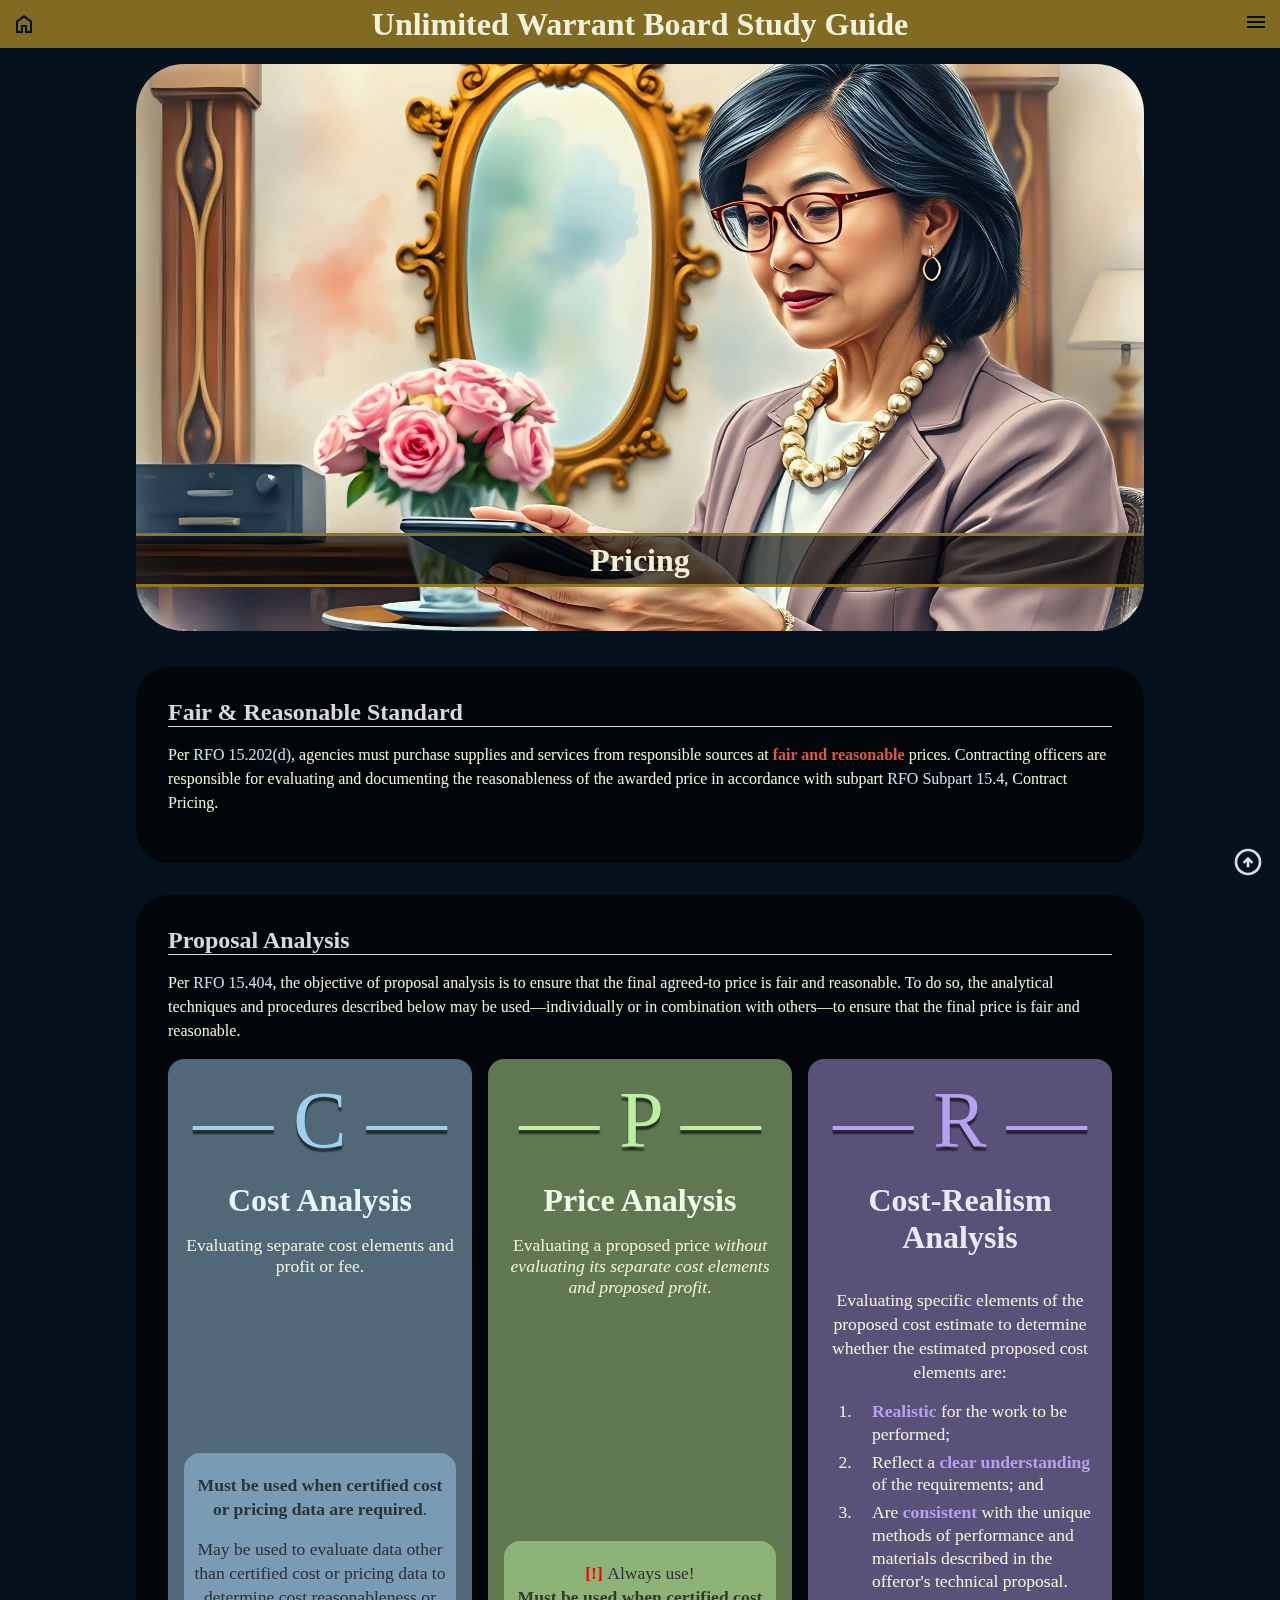
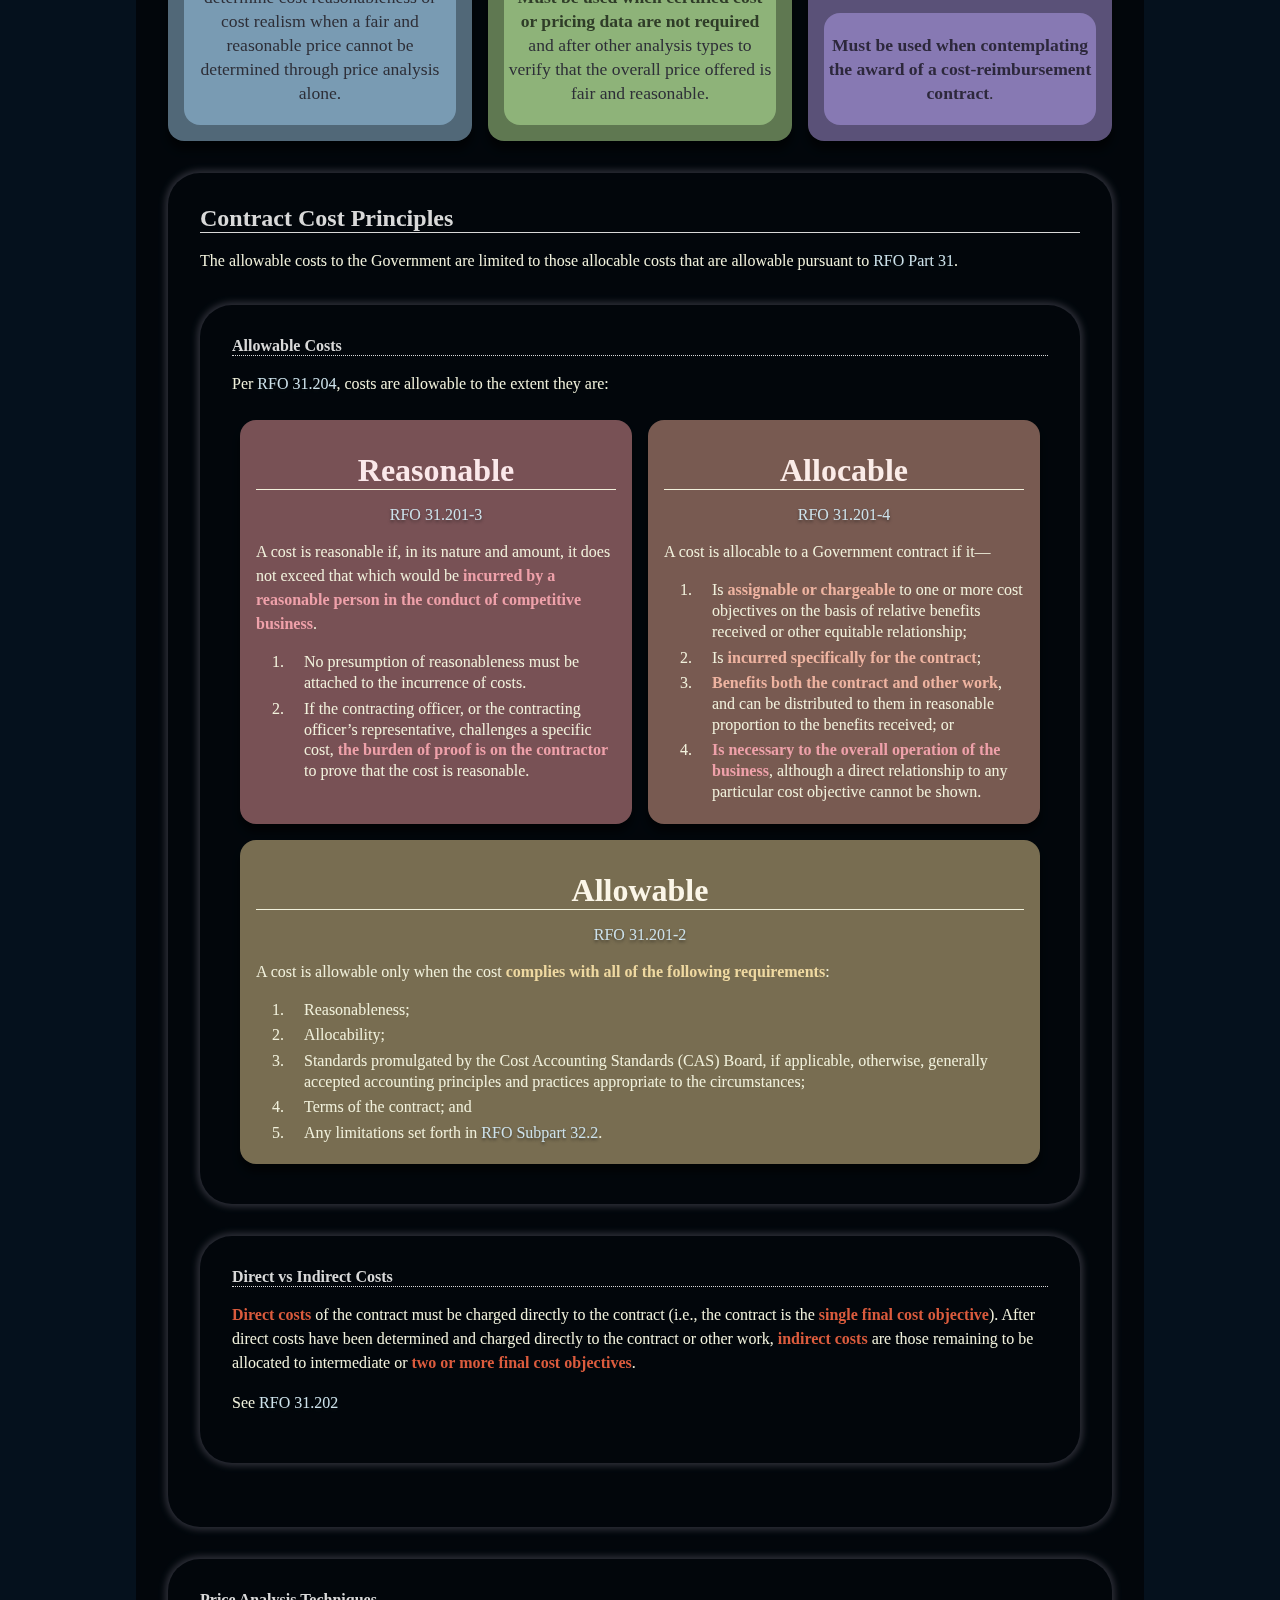
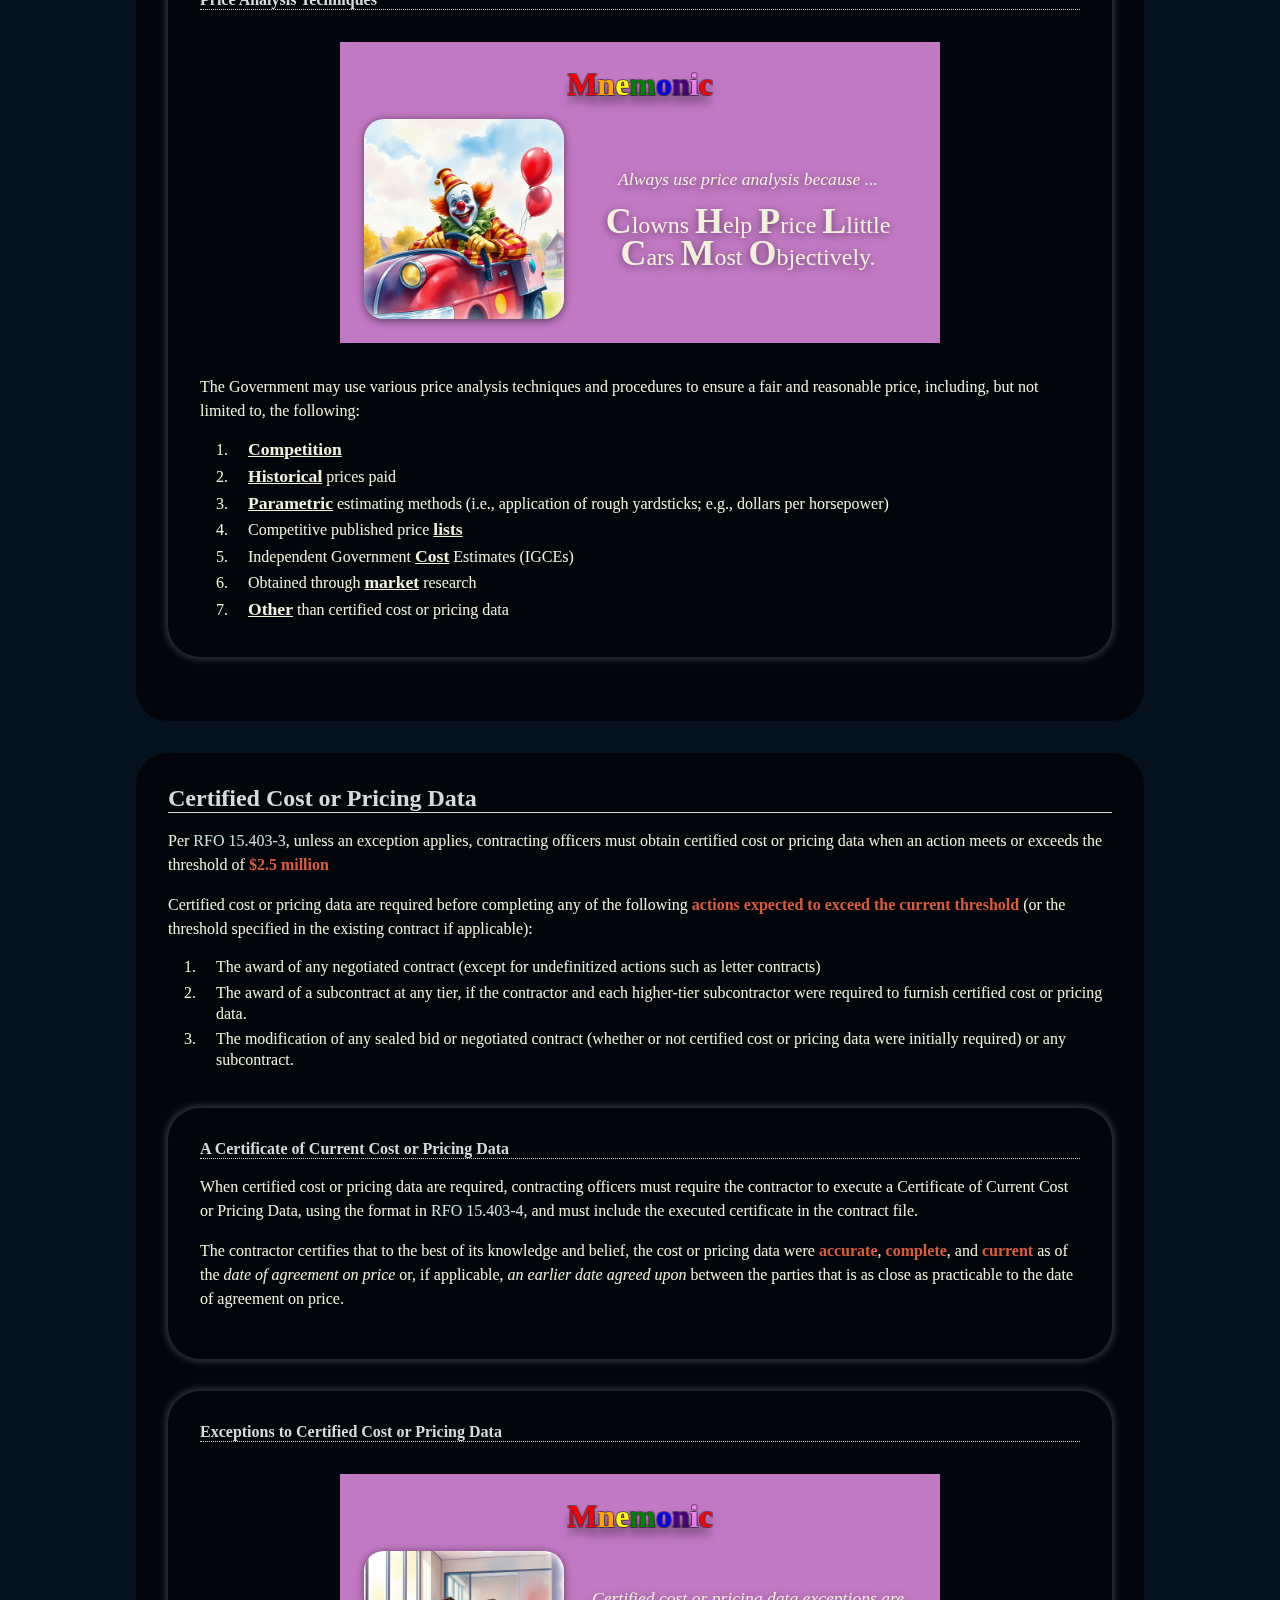
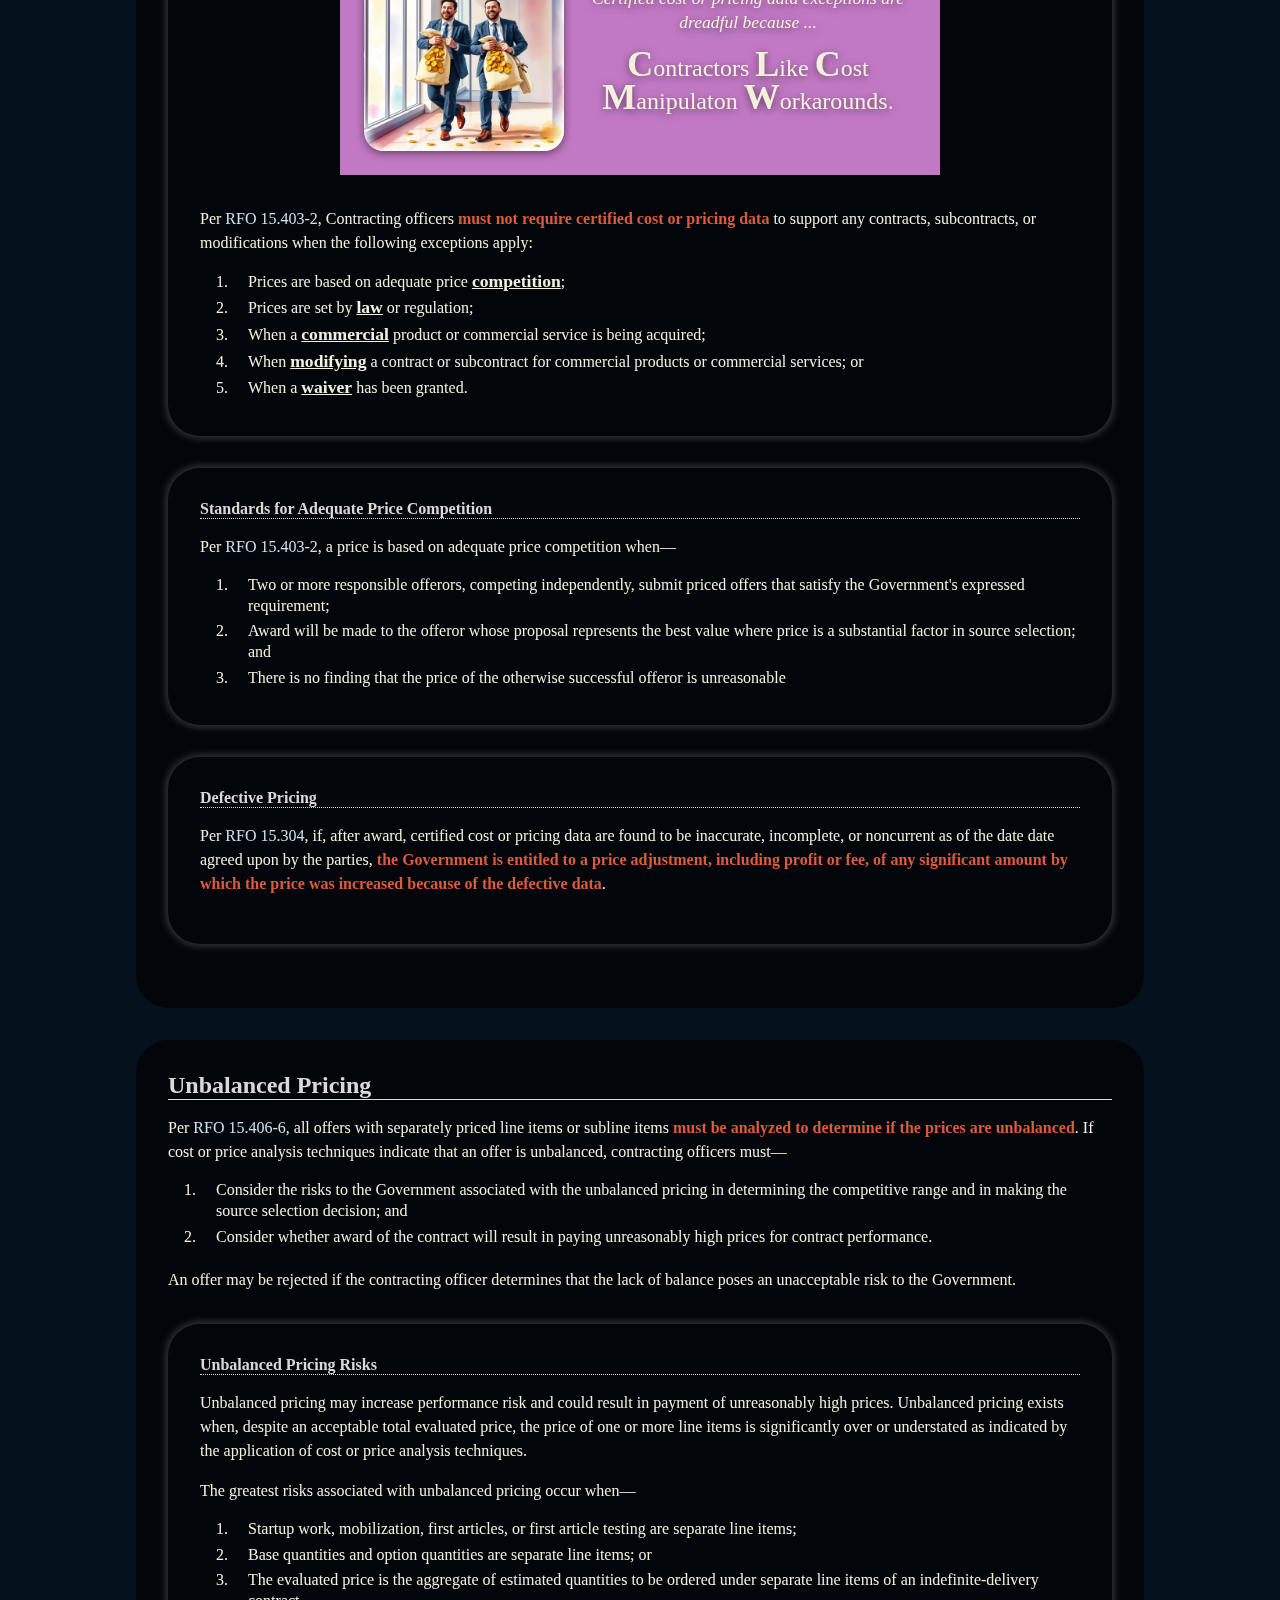
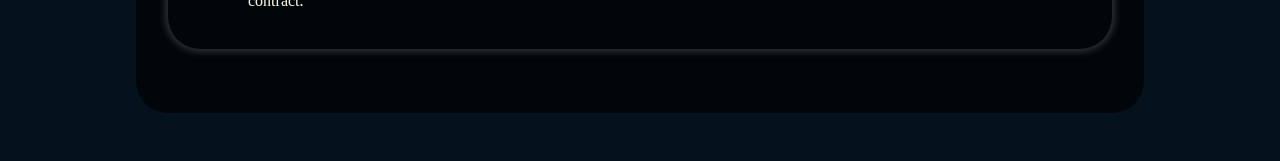
<file: pages/pricing.html>
<!doctype html>
<html lang="en">
  
  <!-- ========================================= -->
  <!-- Head -->
  <!-- ========================================= === -->
  <head>
    <meta charset="UTF-8" />
    <meta name="viewport" content="width=device-width, initial-scale=1.0" />
    <title>Pricing</title>
    <link rel="icon" type="image/x-icon" href="../assets/images/favicon.png" />
    <link rel="stylesheet" href="../css/style.css" />
    <link rel="stylesheet" href="../css/theme.css" />
    <link rel="stylesheet" href="../css/fonts.css" />
    <link rel="stylesheet" href="../css/pricing.css" />
  </head>

  <!-- ========================================= -->
  <!-- Body -->
  <!-- ========================================= -->
  <body id="top">

    <!-- ========================================= -->
    <!-- Header -->
    <!-- ========================================= -->
    <header>

      <div class="bg"></div>
      <div class="bg-overlay"></div>
      <div class="title">Unlimited Warrant Board Study Guide</div>
      <a id="top-icon" href="#top"
        ><svg
          xmlns="http://www.w3.org/2000/svg"
          height="2rem"
          viewBox="0 -960 960 960"
          width="2rem"
          fill="#e3e3e3"
        >
          <path
            d="M440-320h80v-168l64 64 56-56-160-160-160 160 56 56 64-64v168Zm40 240q-83 0-156-31.5T197-197q-54-54-85.5-127T80-480q0-83 31.5-156T197-763q54-54 127-85.5T480-880q83 0 156 31.5T763-763q54 54 85.5 127T880-480q0 83-31.5 156T763-197q-54 54-127 85.5T480-80Zm0-80q134 0 227-93t93-227q0-134-93-227t-227-93q-134 0-227 93t-93 227q0 134 93 227t227 93Zm0-320Z"
          />
        </svg>
      </a>

      <!-- ========================================= -->
      <!-- Banner  -->
      <!-- ========================================= -->
      <div class="banner">
        <a href="../index.html" class="home-icon">
          <svg
            xmlns="http://www.w3.org/2000/svg"
            height="24px"
            viewBox="0 -960 960 960"
            width="24px"
            fill="#e3e3e3"
          >
            <path
              d="M240-200h120v-240h240v240h120v-360L480-740 240-560v360Zm-80 80v-480l320-240 320 240v480H520v-240h-80v240H160Zm320-350Z"
            />
          </svg>
        </a>

        <nav class="nav-drop-down">
          <input type="checkbox" id="sidebar-active" />

          <label for="sidebar-active" class="sidebar-button-open">
            <svg
              xmlns="http://www.w3.org/2000/svg"
              height="24px"
              viewBox="0 -960 960 960"
              width="24px"
              fill="#e3e3e3"
            >
              <path
                d="M120-240v-80h720v80H120Zm0-200v-80h720v80H120Zm0-200v-80h720v80H120Z"
              />
            </svg>
          </label>

          <label id="sidebar-overlay" for="sidebar-active"></label>

          <div class="nav-links-container">
            <label for="sidebar-active" class="sidebar-button-close">
              <svg
                xmlns="http://www.w3.org/2000/svg"
                height="24px"
                viewBox="0 -960 960 960"
                width="24px"
                fill="#e3e3e3"
              >
                <path
                  d="m256-200-56-56 224-224-224-224 56-56 224 224 224-224 56 56-224 224 224 224-56 56-224-224-224 224Z"
                />
              </svg>
            </label>
            <a href="../index.html" class="home-link">Home</a>

            <h2>Primary Topics</h2>
            <a class="italic">More to come.</a>

            <h2>Secondary Topics</h2>
            <a class="italic">More to come.</a>

            <h2>Tertiary Topics</h2>
            <a class="italic">More to come.</a>
          </div>
          
      </div>

      <!-- ========================================= -->
      <!-- Feature -->
      <!-- ========================================= -->
      <div class="feature">
        <h1>Pricing</h1>
        <img src="../assets/images/pricing.jpg" alt="" />
      </div>
    </header>

    <!-- ========================================= -->
    <!-- Main  -->
    <!-- ========================================= -->
    <main>

      <!-- ========================================= -->
      <!-- Section  -->
      <!-- ========================================= -->
      <section>
        <h2>Fair & Reasonable Standard</h2>
        <p>Per <a href="" target="_blank" rel="noopener noreferrer">RFO 15.202(d)</a>, agencies must purchase supplies and services from responsible sources at <strong>fair and reasonable</strong> prices. Contracting officers are responsible for evaluating and documenting the reasonableness of the awarded price in accordance with subpart <a href="https://www.acquisition.gov/far-overhaul/far-part-deviation-guide/far-overhaul-part-15#FAR_Subpart_15_4" target="_blank" rel="noopener noreferrer">RFO Subpart 15.4</a>, Contract Pricing.</p>
      </section>


      <!-- ========================================= -->
      <!-- Section  -->
      <!-- ========================================= -->
      <section>
        <h2>Proposal Analysis</h2>
        <p>Per <a href="https://www.acquisition.gov/far-overhaul/far-part-deviation-guide/far-overhaul-part-15#FAR_15_404" target="_blank" rel="noopener noreferrer">RFO 15.404</a>, the objective of proposal analysis is to ensure that the final agreed-to price is fair and reasonable. To do so, the analytical techniques and procedures described below may be used&mdash;individually or in combination with others&mdash;to ensure that the final price is fair and reasonable.</p>


     <!-- Grid -->
      <div class="grid-container">

       <!-- Cost Analysis -->
        <div class="grid-item bg-a7-darker">
          <div class="letter-callout color-a7-normal">&mdash; C &mdash;</div>
          <h4 class="color-a7-lightest">Cost Analysis</h4>
          <div>Evaluating separate cost elements and profit or fee.</div>
          <div class="bg-a7-dark"><p><strong class="color-a7-darkest">Must be used when certified cost or pricing data are required</strong>.</p><p>May be used to evaluate data other than certified cost or pricing data to determine cost reasonableness or cost realism when a fair and reasonable price cannot be determined through price analysis alone.</p></div>
        </div>

       <!-- Price Analysis -->
        <div class="grid-item bg-a5-darker">
          <div class="letter-callout color-a5-normal">&mdash; P &mdash;</div>
          <h4 class="color-a5-lightest">Price Analysis</h4>
          <div>Evaluating a proposed price <em>without evaluating its separate cost elements and proposed profit</em>.</div>
          <div class="bg-a5-dark"><p><span style="color: red; font-weight: bold;">[!] </span>Always use!<br><strong class="color-a5-darkest">Must be used when certified cost or pricing data are not required</strong> and after other analysis types to verify that the overall price offered is fair and reasonable.</p></div>
        </div>

       <!-- Realism Analysis -->
        <div class="grid-item bg-a9-darker">
          <div class="letter-callout color-a9-normal">&mdash; R &mdash;</div>
          <h4 class="color-a9-lightest">Cost-Realism Analysis</h4>
          <div>
            <p>Evaluating specific elements of the proposed cost estimate to determine whether the estimated proposed cost elements are:</p>
            <ol>
              <li><strong class="color-a9-normal">Realistic</strong> for the work to be performed;</li>
              <li>Reflect a <strong class="color-a9-normal">clear understanding</strong> of the requirements; and</li>
              <li>Are <strong class="color-a9-normal">consistent</strong> with the unique methods of performance and materials described in the offeror's technical proposal.</li>
            </ol>
          </div>
          <div class="bg-a9-dark"><p><strong class="color-a9-darkest">Must be used when contemplating the award of a cost-reimbursement contract</strong>.</p></div>
        </div>
      </div>

        <!-- ========================================= -->
        <!-- Sub-Section  -->
        <!-- ========================================= -->
        <section>
          <h2>Contract Cost Principles</h2>
          <p>The allowable costs to the Government are limited to those allocable costs that are allowable pursuant to <a href="https://www.acquisition.gov/far-overhaul/far-part-deviation-guide/far-overhaul-part-31" target="_blank" rel="noopener noreferrer">RFO Part 31</a>.</p>

          <section>
            <h3>Allowable Costs</h3>
            <p>Per <a href="https://www.acquisition.gov/far-overhaul/far-part-deviation-guide/far-overhaul-part-31#FAR_31_204" target="_blank" rel="noopener noreferrer">RFO 31.204</a>, costs are allowable to the extent they are:</p>
      

            <!-- Grid -->
            <div class="flex-container">

              <!-- Reasonable -->
              <div class="flex-item bg-a1-darker">
                <h4 class="color-a1-lightest">Reasonable</h4>
                <a href="https://www.acquisition.gov/far-overhaul/far-part-deviation-guide/far-overhaul-part-31#FAR_31_201_3" target="_blank" rel="noopener noreferrer">RFO 31.201-3</a>
                <div>
                  <p>A cost is reasonable if, in its nature and amount, it does not exceed that which would be <strong class="color-a1-normal">incurred by a reasonable person in the conduct of competitive business</strong>.</p>
                  <ol>
                    <li>No presumption of reasonableness must be attached to the incurrence of costs.</li>
                    <li>If the contracting officer, or the contracting officer’s representative, challenges a specific cost, <strong class="color-a1-normal">the burden of proof is on the contractor</strong> to prove that the cost is reasonable.</li>
                  </ol>
                </div>
              </div>
            
              <!-- Allocable -->
              <div class="flex-item bg-a2-darker">
                <h4 class="color-a2-lightest">Allocable</h4>
                <a href="https://www.acquisition.gov/far-overhaul/far-part-deviation-guide/far-overhaul-part-31#FAR_31_201_4" target="_blank" rel="noopener noreferrer">RFO 31.201-4</a>
                <div>
                  <p>A cost is allocable to a Government contract if it—</p>
                  <ol>
                    <li>Is <strong class="color-a2-normal">assignable or chargeable</strong> to one or more cost objectives on the basis of relative benefits received or other equitable relationship;</li>
                    <li>Is <strong class="color-a2-normal">incurred specifically for the contract</strong>;</li>
                    <li><strong class="color-a2-normal">Benefits both the contract and other work</strong>, and can be distributed to them in reasonable proportion to the benefits received; or</li>
                    <li><strong class="color-a1-normal">Is necessary to the overall operation of the business</strong>, although a direct relationship to any particular cost objective cannot be shown.</li>
                  </ol>
                </div>
              </div>

              <!-- Allowable -->
              <div class="flex-item bg-a3-darker">
                <h4 class="color-a3-lightest">Allowable</h4>
                <a href="https://www.acquisition.gov/far-overhaul/far-part-deviation-guide/far-overhaul-part-31#FAR_31_201_2" target="_blank" rel="noopener noreferrer">RFO 31.201-2</a> 
                <div>
                  <p>A cost is allowable only when the cost <strong class="color-a3-normal">complies with all of the following requirements</strong>:</p>
                  <ol>
                    <li>Reasonableness;</li>
                    <li>Allocability;</li>
                    <li>Standards promulgated by the Cost Accounting Standards (CAS) Board, if applicable, otherwise, generally accepted accounting principles and practices appropriate to the circumstances;</li>
                    <li>Terms of the contract; and</li>
                    <li>Any limitations set forth in <a href="https://www.acquisition.gov/far-overhaul/far-part-deviation-guide/far-overhaul-part-31#FAR_Subpart_31_2" target="_blank" rel="noopener noreferrer">RFO Subpart 32.2</a>.</li>
                  </ol>
                </div>
              </div>

            </div>

          </section>

          <section>
            <h3>Direct vs Indirect Costs</h3>
            <p><strong>Direct costs</strong> of the contract must be charged directly to the contract (i.e., the contract is the <strong>single final cost objective</strong>). After direct costs have been determined and charged directly to the contract or other work, <strong>indirect costs</strong> are those remaining to be allocated to intermediate or <strong>two or more final cost objectives</strong>.</p>
<p>See <a href="https://www.acquisition.gov/far-overhaul/far-part-deviation-guide/far-overhaul-part-31#FAR_31_202" target="_blank" rel="noopener noreferrer">RFO 31.202</a>
          </section>

        </section>


        <!-- ========================================= -->
        <!-- Sub-Section  -->
        <!-- ========================================= -->
        <section>
          <h3>Price Analysis Techniques</h3>

          <!-- Mnemonic -->
          <div class="mnemonic-card">
            <h4>
              <span>M</span><span>n</span><span>e</span><span>m</span
              ><span>o</span><span>n</span><span>i</span><span>c</span>
            </h4>

            <div class="mnemonic-content">
              <img src="../assets/images/clown.jpg" />
              <div class="mnemonic-text">
                <p>Always use price analysis because ...</p>
                <p>
                  <span class="mnemonic-letter">C</span>lowns
                  <span class="mnemonic-letter">H</span>elp
                  <span class="mnemonic-letter">P</span>rice
                  <span class="mnemonic-letter">L</span>little
                  <span class="mnemonic-letter">C</span>ars
                  <span class="mnemonic-letter">M</span>ost
                  <span class="mnemonic-letter">O</span>bjectively.
                </p>
              </div>
            </div>
          </div>

          <p>The Government may use various price analysis techniques and procedures to ensure a fair and reasonable price, including, but not limited to, the following:</p>
          <ol>
            <li><span class="mnemonic-word">Competition</span></li>
            <li><span class="mnemonic-word">Historical</span> prices paid</li>
            <li><span class="mnemonic-word">Parametric</span> estimating methods (i.e., application of rough yardsticks; e.g., dollars per horsepower) </li>
            <li>Competitive published price <span class="mnemonic-word">lists</span></li>
            <li>Independent Government <span class="mnemonic-word">Cost</span> Estimates (IGCEs)</li>
            <li>Obtained through <span class="mnemonic-word">market</span> research</li>
            <li><span class="mnemonic-word">Other</span> than certified cost or pricing data</li>
          </ol>

        </section>

      </section>



      <!-- ========================================= -->
      <!-- Section  -->
      <!-- ========================================= -->
      <section>
        <h2>Certified Cost or Pricing Data</h2>
        <p>Per <a href="https://www.acquisition.gov/far-overhaul/far-part-deviation-guide/far-overhaul-part-15#FAR_15_403_3" target="_blank" rel="noopener noreferrer">RFO 15.403-3</a>, unless an exception applies, contracting officers must obtain certified cost or pricing data when an action meets or exceeds the threshold of <strong>$2.5 million</strong></p>
        <p>Certified cost or pricing data are required before completing any of the following <strong>actions expected to exceed the current threshold</strong> (or the threshold specified in the existing contract if applicable):</p>
        <ol>
          <li>The award of any negotiated contract (except for undefinitized actions such as letter contracts)</li>
          <li>The award of a subcontract at any tier, if the contractor and each higher-tier subcontractor were required to furnish certified cost or pricing data.</li>
          <li>The modification of any sealed bid or negotiated contract (whether or not certified cost or pricing data were initially required) or any subcontract.</li>
        </ol>


<section>
<h3>A Certificate of Current Cost or Pricing Data</h3>
<p>When certified cost or pricing data are required, contracting officers must require the contractor to execute a Certificate of Current Cost or Pricing Data, using the format in <a href="https://www.acquisition.gov/far-overhaul/far-part-deviation-guide/far-overhaul-part-15#FAR_15_403_4" target="_blank" rel="noopener noreferrer">RFO 15.403-4</a>, and must include the executed certificate in the contract file.</p>
<p>The contractor certifies that to the best of its knowledge and belief, the cost or pricing data were <strong>accurate</strong>, <strong>complete</strong>, and <strong>current</strong> as of the <em>date of agreement on price</em> or, if applicable, <em>an earlier date agreed upon</em> between the parties that is as close as practicable to the date of agreement on price.</p>
</section>


        <section>
          <h3>Exceptions to Certified Cost or Pricing Data</h3>

          <div class="mnemonic-card">
            <h4>
              <span>M</span><span>n</span><span>e</span><span>m</span
              ><span>o</span><span>n</span><span>i</span><span>c</span>
            </h4>

            <div class="mnemonic-content">
              <img src="../assets/images/certified-exemptions.jpg" />
              <div class="mnemonic-text">
                <p>Certified cost or pricing data exceptions are dreadful because ...</p>
                <p>
                  <span class="mnemonic-letter">C</span>ontractors
                  <span class="mnemonic-letter">L</span>ike
                  <span class="mnemonic-letter">C</span>ost
                  <span class="mnemonic-letter">M</span>anipulaton
                  <span class="mnemonic-letter">W</span>orkarounds.

                </p>
              </div>
            </div>
          </div>

          <p>Per <a href="https://www.acquisition.gov/far-overhaul/far-part-deviation-guide/far-overhaul-part-15#FAR_15_403_2" target="_blank" rel="noopener noreferrer">RFO 15.403-2</a>, Contracting officers <strong>must not require certified cost or pricing data</strong> to support any contracts, subcontracts, or modifications when the following exceptions apply:</p>

          <ol>
            <li>Prices are based on adequate price <span class="mnemonic-word">competition</span>;</li>
            <li>Prices are set by <span class="mnemonic-word">law</span> or regulation; </li>
            <li>When a <span class="mnemonic-word">commercial</span> product or commercial service is being acquired;</li>
            <li>When <span class="mnemonic-word">modifying</span> a contract or subcontract for commercial products or commercial services; or</li>
            <li>When a <span class="mnemonic-word">waiver</span> has been granted.</li>
          </ol>
        </section>

        <section>
          <h3>Standards for Adequate Price Competition</h3>
          <p>Per <a href="https://www.acquisition.gov/far-overhaul/far-part-deviation-guide/far-overhaul-part-15#FAR_15_403_2" target="_blank" rel="noopener noreferrer">RFO 15.403-2</a>, a price is based on adequate price competition when—</p>
          <ol>
            <li>Two or more responsible offerors, competing independently, submit priced offers that satisfy the Government's expressed requirement;</li>
            <li>Award will be made to the offeror whose proposal represents the best value where price is a substantial factor in source selection; and</li>
            <li>There is no finding that the price of the otherwise successful offeror is unreasonable</li>
          </ol>
        </section>

        <section>
          <h3>Defective Pricing</h3>
          <p>Per <a href="https://www.acquisition.gov/far-overhaul/far-part-deviation-guide/far-overhaul-part-15#FAR_15_304" target="_blank" rel="noopener noreferrer">RFO 15.304</a>, if, after award, certified cost or pricing data are found to be inaccurate, incomplete, or noncurrent as of the date date agreed upon by the parties, <strong>the Government is entitled to a price adjustment, including profit or fee, of any significant amount by which the price was increased because of the defective data</strong>.</p>
        </section>

      </section>


      <!-- ========================================= -->
      <!-- Section  -->
      <!-- ========================================= -->
      <section>
        <h2>Unbalanced Pricing</h2>
        <p><p>Per <a href="https://www.acquisition.gov/far-overhaul/far-part-deviation-guide/far-overhaul-part-15#FAR_15_304" target="_blank" rel="noopener noreferrer">RFO 15.406-6</a>, all offers with separately priced line items or subline items <strong>must be analyzed to determine if the prices are unbalanced</strong>. If cost or price analysis techniques indicate that an offer is unbalanced, contracting officers must&mdash;</p>
        <ol>
          <li>Consider the risks to the Government associated with the unbalanced pricing in determining the competitive range and in making the source selection decision; and</li>
          <li>Consider whether award of the contract will result in paying unreasonably high prices for contract performance.</li>
        </ol>

        <p>An offer may be rejected if the contracting officer determines that the lack of balance poses an unacceptable risk to the Government.</p>

        <section>
          <h3>Unbalanced Pricing Risks</h3>
          <p>Unbalanced pricing may increase performance risk and could result in payment of unreasonably high prices. Unbalanced pricing exists when, despite an acceptable total evaluated price, the price of one or more line items is significantly over or understated as indicated by the application of cost or price analysis techniques.</p>

          <p>The greatest risks associated with unbalanced pricing occur when&mdash;</p>
          <ol>
            <li>Startup work, mobilization, first articles, or first article testing are separate line items;</li>
            <li>Base quantities and option quantities are separate line items; or</li>
            <li>The evaluated price is the aggregate of estimated quantities to be ordered under separate line items of an indefinite-delivery contract.</li>
          </ol>
        </section>
      </section>

    </main>
  </body>
</html>
</file>
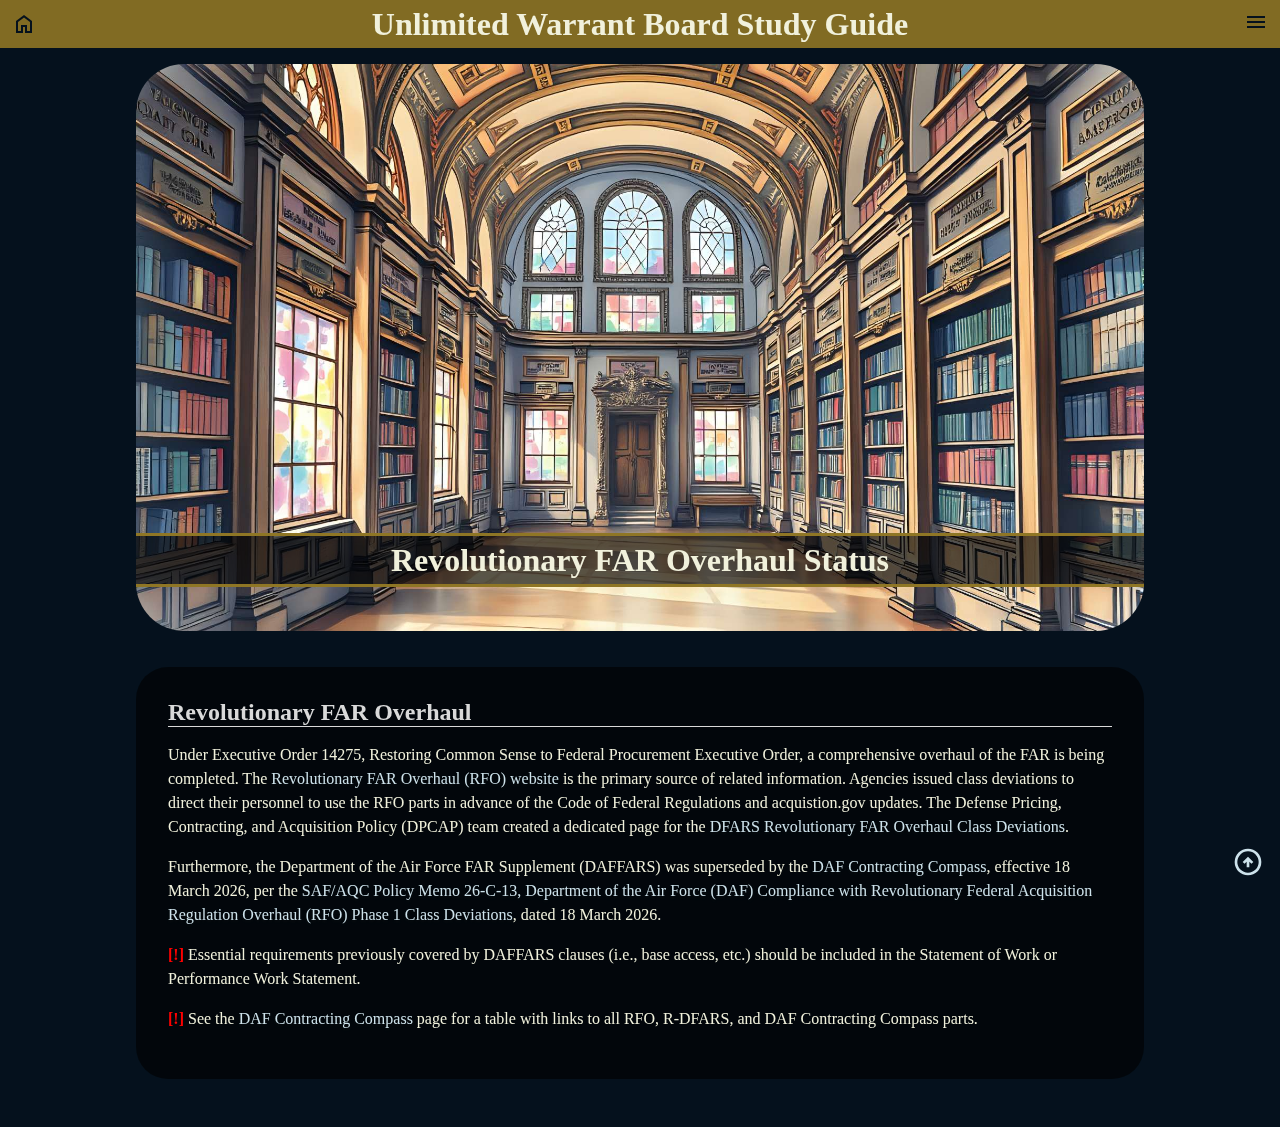
<file: pages/rfo-status.html>
<!doctype html>
<html lang="en">

  <head>
    <meta charset="UTF-8" />
    <meta name="viewport" content="width=device-width, initial-scale=1.0" />
    <title>RFO Status</title>
    <link rel="icon" type="image/x-icon" href="../assets/images/favicon.png" />
    <link rel="stylesheet" href="../css/style.css" />
    <link rel="stylesheet" href="../css/theme.css" />
    <link rel="stylesheet" href="../css/fonts.css" />

  </head>


  <body id="top">

    <header>

      <div class="bg"></div>
      <div class="bg-overlay"></div>
      <div class="title">Unlimited Warrant Board Study Guide</div>
      <a id="top-icon" href="#top"
        ><svg
          xmlns="http://www.w3.org/2000/svg"
          height="2rem"
          viewBox="0 -960 960 960"
          width="2rem"
          fill="#e3e3e3"
        >
          <path
            d="M440-320h80v-168l64 64 56-56-160-160-160 160 56 56 64-64v168Zm40 240q-83 0-156-31.5T197-197q-54-54-85.5-127T80-480q0-83 31.5-156T197-763q54-54 127-85.5T480-880q83 0 156 31.5T763-763q54 54 85.5 127T880-480q0 83-31.5 156T763-197q-54 54-127 85.5T480-80Zm0-80q134 0 227-93t93-227q0-134-93-227t-227-93q-134 0-227 93t-93 227q0 134 93 227t227 93Zm0-320Z"
          />
        </svg>
      </a>

      <!-- ---------------------------------------------------------------------------------------------------- -->
      <!-- Banner  -->
      <!-- ---------------------------------------------------------------------------------------------------- -->
      <div class="banner">
        <a href="../index.html" class="home-icon">
          <svg
            xmlns="http://www.w3.org/2000/svg"
            height="24px"
            viewBox="0 -960 960 960"
            width="24px"
            fill="#e3e3e3"
          >
            <path
              d="M240-200h120v-240h240v240h120v-360L480-740 240-560v360Zm-80 80v-480l320-240 320 240v480H520v-240h-80v240H160Zm320-350Z"
            />
          </svg>
        </a>

        <nav class="nav-drop-down">
          <input type="checkbox" id="sidebar-active" />

          <label for="sidebar-active" class="sidebar-button-open">
            <svg
              xmlns="http://www.w3.org/2000/svg"
              height="24px"
              viewBox="0 -960 960 960"
              width="24px"
              fill="#e3e3e3"
            >
              <path
                d="M120-240v-80h720v80H120Zm0-200v-80h720v80H120Zm0-200v-80h720v80H120Z"
              />
            </svg>
          </label>

          <label id="sidebar-overlay" for="sidebar-active"></label>

          <div class="nav-links-container">
            <label for="sidebar-active" class="sidebar-button-close">
              <svg
                xmlns="http://www.w3.org/2000/svg"
                height="24px"
                viewBox="0 -960 960 960"
                width="24px"
                fill="#e3e3e3"
              >
                <path
                  d="m256-200-56-56 224-224-224-224 56-56 224 224 224-224 56 56-224 224 224 224-56 56-224-224-224 224Z"
                />
              </svg>
            </label>
            <a href="../index.html" class="home-link">Home</a>

            <h2>Primary Topics</h2>
            <a class="italic">More to come.</a>

            <h2>Secondary Topics</h2>
            <a class="italic">More to come.</a>

            <h2>Tertiary Topics</h2>
            <a class="italic">More to come.</a>
          </div>
          
      </div>

      <!-- ---------------------------------------------------------------------------------------------------- -->
      <!-- Feature  -->
      <!-- ---------------------------------------------------------------------------------------------------- -->
      <div class="feature">
        <h1>Revolutionary FAR Overhaul Status</h1>
        <img src="../assets/images/far-toc.jpg" alt="" />
      </div>
    </header>

    <!-- **************************************************************************************************** -->
    <!-- Main -->
    <!-- **************************************************************************************************** -->
    <main>

      <section>
        <h2>Revolutionary FAR Overhaul</h2>
        <p>Under Executive Order 14275, Restoring Common Sense to Federal Procurement Executive Order, a comprehensive overhaul of the FAR is being completed. The <a href="https://www.acquisition.gov/far-overhaul" target="_blank" rel="noopener noreferrer">Revolutionary FAR Overhaul (RFO) website</a> is the primary source of related information. Agencies issued class deviations to direct their personnel to use the RFO parts in advance of the Code of Federal Regulations and acquistion.gov updates. The Defense Pricing, Contracting, and Acquisition Policy (DPCAP) team created a dedicated page for the <a href="https://www.acq.osd.mil/dpap/dars/dfars_far_overhaul_class_deviations.html" target="_blank" rel="noopener noreferrer">DFARS Revolutionary FAR Overhaul Class Deviations</a>.</p>

<p>Furthermore, the Department of the Air Force FAR Supplement (DAFFARS) was superseded by the <a href="https://usaf.dps.mil/sites/AFCC/AQCP/KnowledgeCenter/SitePages/DAF-Contracting-Compass.aspx?CID=fa557369-439a-4f65-bf0b-a2c0fe705645"  target="_blank" rel="noopener noreferrer">DAF Contracting Compass</a>, effective 18 March 2026, per the <a href="https://usaf.dps.mil/:b:/r/sites/AFCC/AQCP/KnowledgeCenter/Documents/Memos/Policy%20Memos/26-C-13.pdf?csf=1&web=1&e=lbBdkG"  target="_blank" rel="noopener noreferrer">SAF/AQC Policy Memo 26-C-13, Department of the Air Force (DAF) Compliance with Revolutionary Federal Acquisition Regulation Overhaul (RFO) Phase 1 Class Deviations</a>, dated 18 March 2026.</p>

<p><span style="font-weight: bold; color: red;">[!] </span>Essential requirements previously covered by DAFFARS clauses (i.e., base access, etc.) should be included in the Statement of Work or Performance Work Statement.</p>

<p><span style="font-weight: bold; color: red;">[!] </span>See the <a href="https://usaf.dps.mil/sites/AFCC/AQCP/KnowledgeCenter/SitePages/DAF-Contracting-Compass.aspx?CID=fa557369-439a-4f65-bf0b-a2c0fe705645"  target="_blank" rel="noopener noreferrer">DAF Contracting Compass</a> page for a table with links to all RFO, R-DFARS, and DAF Contracting Compass parts.

      </section>

   </main>

  </body>
</html>
</file>
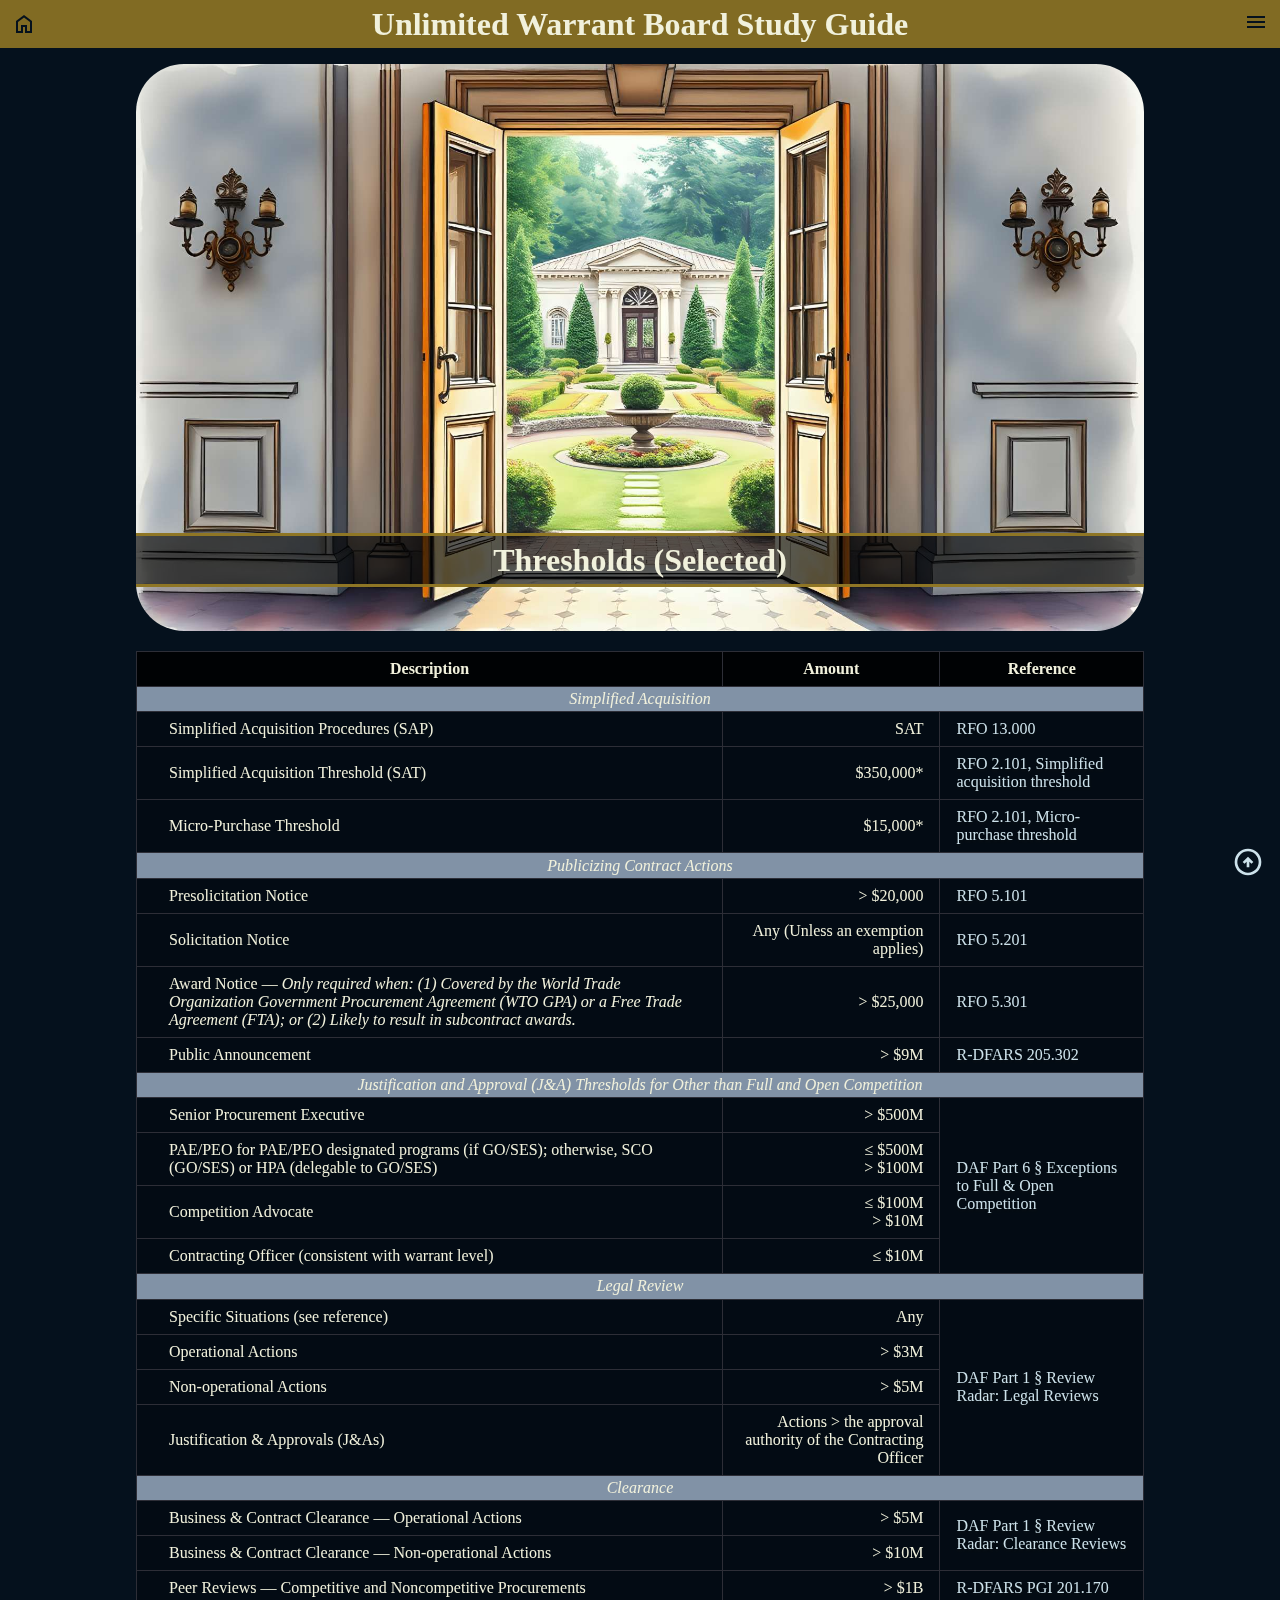
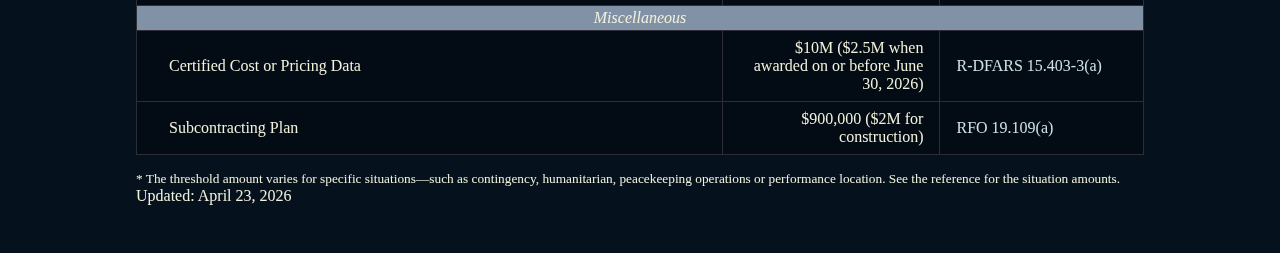
<file: pages/thresholds.html>
<!doctype html>
<html lang="en">

  <head>
    <meta charset="UTF-8" />
    <meta name="viewport" content="width=device-width, initial-scale=1.0" />
    <title>Thresholds</title>
    <link rel="icon" type="image/x-icon" href="../assets/images/favicon.png" />
    <link rel="stylesheet" href="../css/style.css" />
    <link rel="stylesheet" href="../css/theme.css" />
    <link rel="stylesheet" href="../css/fonts.css" />
  </head>


  <!-- ========================================= -->
  <!-- BODY  -->
  <!-- ========================================= --> 
  <body id="top">

    <!-- ========================================= -->
    <!-- HEADER  -->
    <!-- ========================================= --> 
    <header>

      <!-- ========================================= -->
      <!-- Backgound & Icons  -->
      <!-- ========================================= --> 
      <div class="bg"></div>
      <div class="bg-overlay"></div>
      <div class="title">Unlimited Warrant Board Study Guide</div>
      <a id="top-icon" href="#top"
        ><svg
          xmlns="http://www.w3.org/2000/svg"
          height="2rem"
          viewBox="0 -960 960 960"
          width="2rem"
          fill="#e3e3e3"
        >
          <path
            d="M440-320h80v-168l64 64 56-56-160-160-160 160 56 56 64-64v168Zm40 240q-83 0-156-31.5T197-197q-54-54-85.5-127T80-480q0-83 31.5-156T197-763q54-54 127-85.5T480-880q83 0 156 31.5T763-763q54 54 85.5 127T880-480q0 83-31.5 156T763-197q-54 54-127 85.5T480-80Zm0-80q134 0 227-93t93-227q0-134-93-227t-227-93q-134 0-227 93t-93 227q0 134 93 227t227 93Zm0-320Z"
          />
        </svg>
      </a>

      <!-- ========================================= -->
      <!-- Banner  -->
      <!-- ========================================= --> 
      <div class="banner">
        <a href="../index.html" class="home-icon">
          <svg
            xmlns="http://www.w3.org/2000/svg"
            height="24px"
            viewBox="0 -960 960 960"
            width="24px"
            fill="#e3e3e3"
          >
            <path
              d="M240-200h120v-240h240v240h120v-360L480-740 240-560v360Zm-80 80v-480l320-240 320 240v480H520v-240h-80v240H160Zm320-350Z"
            />
          </svg>
        </a>

        <nav class="nav-drop-down">
          <input type="checkbox" id="sidebar-active" />

          <label for="sidebar-active" class="sidebar-button-open">
            <svg
              xmlns="http://www.w3.org/2000/svg"
              height="24px"
              viewBox="0 -960 960 960"
              width="24px"
              fill="#e3e3e3"
            >
              <path
                d="M120-240v-80h720v80H120Zm0-200v-80h720v80H120Zm0-200v-80h720v80H120Z"
              />
            </svg>
          </label>

          <label id="sidebar-overlay" for="sidebar-active"></label>

          <div class="nav-links-container">
            <label for="sidebar-active" class="sidebar-button-close">
              <svg
                xmlns="http://www.w3.org/2000/svg"
                height="24px"
                viewBox="0 -960 960 960"
                width="24px"
                fill="#e3e3e3"
              >
                <path
                  d="m256-200-56-56 224-224-224-224 56-56 224 224 224-224 56 56-224 224 224 224-56 56-224-224-224 224Z"
                />
              </svg>
            </label>
            <a href="../index.html" class="home-link">Home</a>

            <h2>Primary Topics</h2>
            <a class="italic">More to come.</a>

            <h2>Secondary Topics</h2>
            <a class="italic">More to come.</a>

            <h2>Tertiary Topics</h2>
            <a class="italic">More to come.</a>
          </div>
        </nav>
      </div>


      <!-- ========================================= -->
      <!-- Feature  -->
      <!-- ========================================= --> 
      <div class="feature">
        <h1>Thresholds (Selected)</h1>
        <img src="../assets/images/thresholds.jpg" alt="" />
      </div>
    </header>


    <!-- ========================================= -->
    <!-- MAIN  -->
    <!-- ========================================= --> 
    <main>
      <div class="table-wrapper">
        <table>
          <thead>
            <tr>
              <th>Description</th>
              <th>Amount</th>
              <th>Reference</th>
            </tr>
          </thead>


          <!-- ========================================= -->
          <!-- Group: Simplified Acquisition  -->
          <!-- ========================================= --> 
          <tbody class="tr-group">
            <tr>
              <th colspan="3">Simplified Acquisition</th>
            </tr>
            <tr>
              <td>Simplified Acquisition Procedures (SAP)</td>
              <td class="text-align-right">SAT</td>
              <td><a href="https://www.acquisition.gov/far-overhaul/far-part-deviation-guide/far-overhaul-part-13#FAR_13_000" target="_blank" rel="noopener noreferrer">RFO 13.000</a></td>
            </tr>
            <tr>
              <td>Simplified Acquisition Threshold (SAT)</td>
              <td class="text-align-right">$350,000*</td>
              <td>
                <a href="https://www.acquisition.gov/far-overhaul/far-part-deviation-guide/far-overhaul-part-2" target="_blank" rel="noopener noreferrer"
                  >RFO 2.101, Simplified acquisition threshold
                </a>
              </td>
            </tr>
            <tr>
              <td>Micro-Purchase Threshold</td>
              <td class="text-align-right">$15,000*</td>
              <td>
                <a href="https://www.acquisition.gov/far-overhaul/far-part-deviation-guide/far-overhaul-part-2" target="_blank" rel="noopener noreferrer"
                  >RFO 2.101, Micro-purchase threshold</a
                >
              </td>
            </tr>
          </tbody>


          <!-- ========================================= -->
          <!-- Group: Publicizing Contract Actions  -->
          <!-- ========================================= --> 
          <tbody class="tr-group">
              <th colspan="3">Publicizing Contract Actions</th>
            <tr>
              <td>Presolicitation Notice</td>
              <td class="text-align-right">&gt; $20,000</td>
              <td><a href="https://www.acquisition.gov/far-overhaul/far-part-deviation-guide/far-overhaul-part-5#FAR_5_101" target="_blank" rel="noopener noreferrer">RFO 5.101</a></td>
            </tr>
            <tr>
              <td>Solicitation Notice</td>
              <td class="text-align-right">Any (Unless an exemption applies)</td>
              <td><a href="https://www.acquisition.gov/far-overhaul/far-part-deviation-guide/far-overhaul-part-5#FAR_5_201" target="_blank" rel="noopener noreferrer">RFO 5.201</a></td>
            </tr>
            <tr>
              <td>Award Notice &mdash; <em>Only required when: (1) Covered by the World Trade Organization Government Procurement Agreement (WTO GPA) or a Free Trade Agreement (FTA); or (2) Likely to result in subcontract awards.</em></td>
              <td class="text-align-right">&gt; $25,000</td>
              <td><a href="https://www.acquisition.gov/far-overhaul/far-part-deviation-guide/far-overhaul-part-5#FAR_5_301" target="_blank" rel="noopener noreferrer">RFO 5.301</a></td>
            </tr>
            <tr>
              <td>Public Announcement</td>
              <td class="text-align-right">&gt; $9M</td>
              <td><a href="https://view.officeapps.live.com/op/view.aspx?src=https%3A%2F%2Fwww.acq.osd.mil%2Fdpap%2Fdars%2Fclassdev%2FDFARS_RFO%2FPart-205%2F2026-O0003_TAB_A1_DFARS_Part_205.docx&wdOrigin=BROWSELINK" target="_blank" rel="noopener noreferrer">R-DFARS 205.302</a></td>
            </tr>
          </tbody>


          <!-- ========================================= -->
          <!-- Group: J&A  -->
          <!-- ========================================= -->         
          <tbody class="tr-group">
            <tr>
              <th colspan="3">Justification and Approval (J&A) Thresholds for Other than Full and Open Competition</th>
            </tr>
            <tr>
            <tr>
              <td>Senior Procurement Executive</td>
              <td class="text-align-right">&gt; $500M</td>
              <td rowspan="4"><a href="https://usaf.dps.mil/sites/AFCC/AQCP/KnowledgeCenter/SitePages/DAF-Contracting-Compass/Part-6---Competition-Requirements.aspx#exceptions-to-full-and-open-competition-mandatory" target="_blank" rel="noopener noreferrer">DAF Part 6 &sect; Exceptions to Full & Open Competition</a></td>
            </tr>
            <tr>
              <td>PAE/PEO for PAE/PEO designated programs (if GO/SES); otherwise, SCO (GO/SES) or HPA (delegable to GO/SES)</td>
              <td class="text-align-right">&le; $500M <br> &gt; $100M</td>
            </tr>
            <tr>
              <td>Competition Advocate</td>
              <td class="text-align-right">&le; $100M<br> &gt; $10M</td>
            </tr>
              <td>Contracting Officer (consistent with warrant level)</td>
              <td class="text-align-right">&le; $10M</td>
            </tr>


          <!-- ========================================= -->
          <!-- Group: Legal Review  -->
          <!-- ========================================= --> 
          </tbody>
          <tbody class="tr-group">
            <tr>
              <th colspan="3">Legal Review</th>
            </tr>
            <tr>
              <td>Specific Situations (see reference)</td>
              <td class="text-align-right">Any</td>
              <td rowspan="4"><a href="https://usaf.dps.mil/sites/AFCC/AQCP/KnowledgeCenter/SitePages/CONTRACTING-REVIEW-FLIGHT-SCHOOL.aspx#legal-reviews" target="_blank" rel="noopener noreferrer">DAF Part 1 &sect; Review Radar: Legal Reviews</a></td>
            </tr>
            <tr>
              <td>Operational Actions</td>
              <td class="text-align-right">&gt; $3M</td>
            </tr>
            <tr>
              <td>Non-operational Actions</td>
              <td class="text-align-right">&gt; $5M</td>
            </tr>
            <tr>
              <td>Justification & Approvals (J&As)</td>
              <td class="text-align-right">Actions &gt; the approval authority of the Contracting Officer</td>
            </tr>
          </tbody>


          <!-- ========================================= -->
          <!-- Group: Clearance  -->
          <!-- ========================================= --> 
          <tbody class="tr-group">
            <tr>
              <th colspan="3">Clearance</th>
            </tr>
            <tr>
              <td>Business & Contract Clearance &mdash; Operational Actions</td>
              <td class="text-align-right">&gt; $5M</td>
              <td rowspan="2"><a href="https://usaf.dps.mil/sites/AFCC/AQCP/KnowledgeCenter/SitePages/CONTRACTING-REVIEW-FLIGHT-SCHOOL.aspx#clearance-reviews" target="_blank" rel="noopener noreferrer">DAF Part 1 &sect; Review Radar: Clearance Reviews</a></td>
            </tr>
            <tr>
              <td>Business & Contract Clearance &mdash; Non-operational Actions</td>
              <td class="text-align-right">&gt; $10M</td>
            </tr>
            <tr>
              <td>Peer Reviews &mdash; Competitive and Noncompetitive Procurements</td>
              <td class="text-align-right">&gt; $1B</td>
              <td><a href="https://www.acq.osd.mil/dpap/dars/classdev/DFARS_RFO/Part-201/2026-O0002_TAB_A_Deviation_Memo_DFARS_201.pdf" target="_blank" rel="noopener noreferrer">R-DFARS PGI 201.170</a></td>
            </tr>

          </tbody>


          <!-- ========================================= -->
          <!-- Group: Miscellaneous  -->
          <!-- ========================================= --> 
          <tbody class="tr-group">
            <tr>
              <th colspan="3">Miscellaneous</th>
            </tr>
            <tr>
              <td>Certified Cost or Pricing Data</td>
              <td class="text-align-right">$10M ($2.5M when awarded on or before June 30, 2026)</td>
              <td><a href="https://view.officeapps.live.com/op/view.aspx?src=https%3A%2F%2Fwww.acq.osd.mil%2Fdpap%2Fdars%2Fclassdev%2FDFARS_RFO%2FPart-215%2F2026-O0048_TAB_A1_DFARS_215.docx&wdOrigin=BROWSELINK" target="_blank" rel="noopener noreferrer">R-DFARS 15.403-3(a)</a></td>
            </tr>
            <tr>
              <td>Subcontracting Plan</td>
              <td class="text-align-right">$900,000 ($2M for construction)</td>
              <td><a href="https://www.acquisition.gov/far-overhaul/far-part-deviation-guide/far-overhaul-part-19#FAR_19_109" target="_blank" rel="noopener noreferrer">RFO 19.109(a)</a></td>
            </tr>
          </tbody>


        </table>

      </div>

      <small
        >* The threshold amount varies for specific situations&mdash;such as
        contingency, humanitarian, peacekeeping operations or performance
        location. See the reference for the situation amounts.</small
      >
    </main>

<div class="last-update">Updated: <time datetime="2026-04-23">April 23, 2026</time></div>
  </body>
</html>
</file>
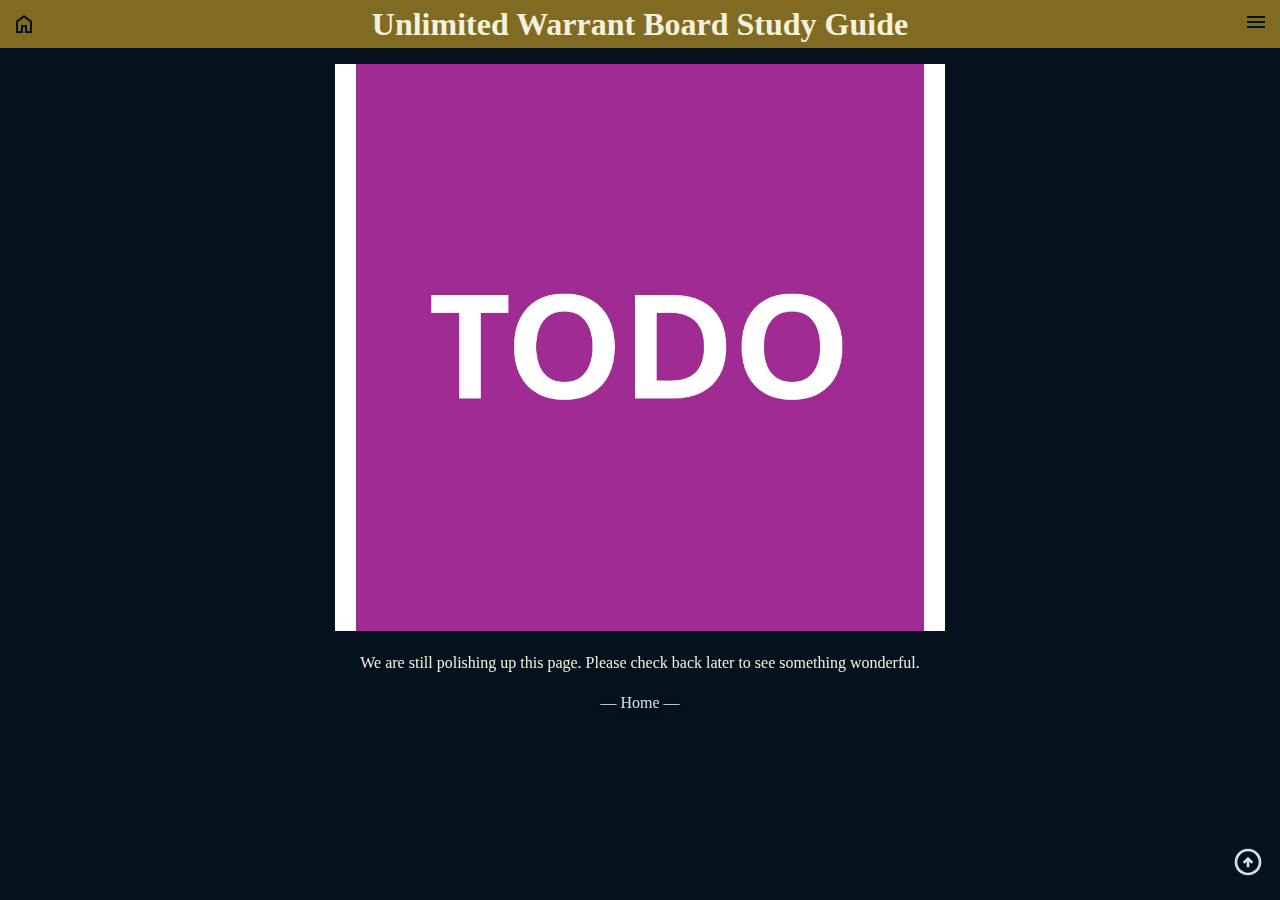
<file: pages/todo.html>
<!doctype html>
<html lang="en">
  <!-- ==================================================================================================== -->
  <!-- Head -->
  <!-- ==================================================================================================== -->

  <head>
    <meta charset="UTF-8" />
    <meta name="viewport" content="width=device-width, initial-scale=1.0" />
    <title>TITLE</title>
    <link rel="icon" type="image/x-icon" href="../assets/images/favicon.png" />
    <link rel="stylesheet" href="../css/style.css" />
    <link rel="stylesheet" href="../css/theme.css" />
    <link rel="stylesheet" href="../css/fonts.css" />
  </head>

  <!-- ==================================================================================================== -->
  <!-- Body -->
  <!-- ==================================================================================================== -->
  <body id="top">
    <!-- **************************************************************************************************** -->
    <!-- Header -->
    <!-- **************************************************************************************************** -->
    <header>
      <!-- ---------------------------------------------------------------------------------------------------- -->
      <!-- Background and Icons  -->
      <!-- ---------------------------------------------------------------------------------------------------- -->
      <div class="bg"></div>
      <div class="bg-overlay"></div>
      <div class="title">Unlimited Warrant Board Study Guide</div>
      <a id="top-icon" href="#top"
        ><svg
          xmlns="http://www.w3.org/2000/svg"
          height="2rem"
          viewBox="0 -960 960 960"
          width="2rem"
          fill="#e3e3e3"
        >
          <path
            d="M440-320h80v-168l64 64 56-56-160-160-160 160 56 56 64-64v168Zm40 240q-83 0-156-31.5T197-197q-54-54-85.5-127T80-480q0-83 31.5-156T197-763q54-54 127-85.5T480-880q83 0 156 31.5T763-763q54 54 85.5 127T880-480q0 83-31.5 156T763-197q-54 54-127 85.5T480-80Zm0-80q134 0 227-93t93-227q0-134-93-227t-227-93q-134 0-227 93t-93 227q0 134 93 227t227 93Zm0-320Z"
          />
        </svg>
      </a>

      <!-- ---------------------------------------------------------------------------------------------------- -->
      <!-- Banner  -->
      <!-- ---------------------------------------------------------------------------------------------------- -->
      <div class="banner">
        <a href="../index.html" class="home-icon">
          <svg
            xmlns="http://www.w3.org/2000/svg"
            height="24px"
            viewBox="0 -960 960 960"
            width="24px"
            fill="#e3e3e3"
          >
            <path
              d="M240-200h120v-240h240v240h120v-360L480-740 240-560v360Zm-80 80v-480l320-240 320 240v480H520v-240h-80v240H160Zm320-350Z"
            />
          </svg>
        </a>

        <nav class="nav-drop-down">
          <input type="checkbox" id="sidebar-active" />

          <label for="sidebar-active" class="sidebar-button-open">
            <svg
              xmlns="http://www.w3.org/2000/svg"
              height="24px"
              viewBox="0 -960 960 960"
              width="24px"
              fill="#e3e3e3"
            >
              <path
                d="M120-240v-80h720v80H120Zm0-200v-80h720v80H120Zm0-200v-80h720v80H120Z"
              />
            </svg>
          </label>

          <label id="sidebar-overlay" for="sidebar-active"></label>

          <div class="nav-links-container">
            <label for="sidebar-active" class="sidebar-button-close">
              <svg
                xmlns="http://www.w3.org/2000/svg"
                height="24px"
                viewBox="0 -960 960 960"
                width="24px"
                fill="#e3e3e3"
              >
                <path
                  d="m256-200-56-56 224-224-224-224 56-56 224 224 224-224 56 56-224 224 224 224-56 56-224-224-224 224Z"
                />
              </svg>
            </label>
            <a href="../index.html" class="home-link">Home</a>

            <h2>Primary Topics</h2>
            <a class="italic">More to come.</a>

            <h2>Secondary Topics</h2>
            <a class="italic">More to come.</a>

            <h2>Tertiary Topics</h2>
            <a class="italic">More to come.</a>
          </div>
        </nav>
      </div>

      <!-- ---------------------------------------------------------------------------------------------------- -->
      <!-- Feature  -->
      <!-- ---------------------------------------------------------------------------------------------------- -->
      <div class="feature">
        <!-- <h1>Under Construction</h1> -->
        <img src="../assets/images/todo.jpg" alt="" />
      </div>
    </header>

    <!-- **************************************************************************************************** -->
    <!-- Main -->
    <!-- **************************************************************************************************** -->
    <main>
      <p class="text-align-center">
        We are still polishing up this page. Please check back later to see
        something wonderful.
      </p>
      <p class="text-align-center">
        <a href="../index.html">&mdash; Home &mdash;</a>
      </p>
    </main>
  </body>
</html>
</file>
<file: css/theme.css>
/* @media (prefers-color-scheme: dark) {
  :root {
    --color: #f1f1dc;
    --opposite-color: #2d2e37;
    --bg: #0e1134;
    --hover: #eccda1;
  }
}

@media (prefers-color-scheme: light) {
  :root {
    --color: #000000;
    --opposite-color: #ffffff;
    --bg: #ffffff;
    --hover: #3d48ea;
  }
} */

:root {
  /* Forced dark theme */
  --color: #f1f1dc;
  --opposite-color: #2d2e37;
  --bg-color: #05111d;
  --hover-color: #eccda1;
  --fill-color: rgba(0, 0, 0, 1);
  --fill-color-10: rgba(0, 0, 0, 0.1);
  --fill-color-20: rgba(0, 0, 0, 0.2);
  --fill-color-30: rgba(0, 0, 0, 0.3);
  --fill-color-40: rgba(0, 0, 0, 0.4);
  --fill-color-50: rgba(0, 0, 0, 0.5);
  --fill-color-60: rgba(0, 0, 0, 0.6);
  --fill-color-70: rgba(0, 0, 0, 0.7);
  --fill-color-80: rgba(0, 0, 0, 0.8);
  --fill-color-90: rgba(0, 0, 0, 0.9);
  --mnemonic: rgba(204, 0, 204, 1);
  --mnemonic-bg: rgba(243, 150, 243, 0.8);
  /* ^ ^ ^ ^ ^ ^ ^ ^ ^ */

  --heading-font: 'Italiana', serif;
  --body-font: 'Merriweather', serif;

  --primary-color: #8f7625;
  --primary-color-80: #8f7625cc;
  --primary-color-90: #8f7625e6;
  --secondary-color: #8192a6;
  --tertiary-color: #d9d9d9;
  --accent-color: #db5b3d;
  --subtle-color: #cde2eb;

  --primary-ka-color: #d5c837;
  --secondary-ka-color: #37d567; /* #ABE0BB */
  --tertiary-ka-color: #aacbe0;

  --a1-lightest: rgba(251, 232, 234, 1);
  --a1-lighter: rgba(247, 208, 213, 1);
  --a1-light: rgba(243, 185, 191, 1);
  --a1-normal: rgba(239, 161, 170, 1);
  --a1-dark: rgba(179, 121, 128, 1);
  --a1-darker: rgba(120, 81, 85, 1);
  --a1-darkest: rgba(60, 40, 43, 1);

  --a2-lightest: rgba(251, 236, 232, 1);
  --a2-lighter: rgba(247, 218, 208, 1);
  --a2-light: rgba(243, 199, 185, 1);
  --a2-normal: rgba(239, 180, 161, 1);
  --a2-dark: rgba(179, 135, 121, 1);
  --a2-darker: rgba(120, 90, 81, 1);
  --a2-darkest: rgba(60, 45, 40, 1);

  --a3-lightest: rgba(251, 246, 232, 1);
  --a3-lighter: rgba(247, 236, 208, 1);
  --a3-light: rgba(243, 227, 185, 1);
  --a3-normal: rgba(239, 217, 161, 1);
  --a3-dark: rgba(179, 163, 121, 1);
  --a3-darker: rgba(120, 109, 81, 1);
  --a3-darkest: rgba(60, 54, 40, 1);

  --a4-lightest: rgba(251, 250, 232, 1);
  --a4-lighter: rgba(247, 245, 208, 1);
  --a4-light: rgba(243, 240, 185, 1);
  --a4-normal: rgba(239, 235, 161, 1);
  --a4-dark: rgba(179, 176, 121, 1);
  --a4-darker: rgba(120, 118, 81, 1);
  --a4-darkest: rgba(60, 59, 40, 1);

  --a5-lightest: rgba(239, 251, 232, 1);
  --a5-lighter: rgba(222, 247, 208, 1);
  --a5-light: rgba(206, 243, 185, 1);
  --a5-normal: rgba(189, 239, 161, 1);
  --a5-dark: rgba(142, 179, 121, 1);
  --a5-darker: rgba(95, 120, 81, 1);
  --a5-darkest: rgba(47, 60, 40, 1);

  --a6-lightest: rgba(232, 247, 251, 1);
  --a6-lighter: rgba(208, 239, 247, 1);
  --a6-light: rgba(185, 230, 243, 1);
  --a6-normal: rgba(161, 222, 239, 1);
  --a6-dark: rgba(121, 167, 179, 1);
  --a6-darker: rgba(81, 111, 120, 1);
  --a6-darkest: rgba(40, 56, 60, 1);

  --a7-lightest: rgba(232, 243, 251, 1);
  --a7-lighter: rgba(208, 231, 247, 1);
  --a7-light: rgba(185, 219, 243, 1);
  --a7-normal: rgba(161, 207, 239, 1);
  --a7-dark: rgba(121, 155, 179, 1);
  --a7-darker: rgba(81, 104, 120, 1);
  --a7-darkest: rgba(40, 52, 60, 1);

  --a8-lightest: rgba(232, 236, 251, 1);
  --a8-lighter: rgba(208, 218, 247, 1);
  --a8-light: rgba(185, 199, 243, 1);
  --a8-normal: rgba(161, 180, 239, 1);
  --a8-dark: rgba(121, 135, 179, 1);
  --a8-darker: rgba(81, 90, 120, 1);
  --a8-darkest: rgba(40, 45, 60, 1);

  --a9-lightest: rgba(236, 232, 251, 1);
  --a9-lighter: rgba(218, 208, 247, 1);
  --a9-light: rgba(199, 185, 243, 1);
  --a9-normal: rgba(180, 161, 239, 1);
  --a9-dark: rgba(135, 121, 179, 1);
  --a9-darker: rgba(90, 81, 120, 1);
  --a9-darkest: rgba(45, 40, 60, 1);

  --b1-lightest: rgba(253, 220, 224, 1);
  --b1-lighter: rgba(250, 185, 193, 1);
  --b1-light: rgba(248, 150, 161, 1);
  --b1-normal: rgba(245, 115, 130, 1);
  --b1-dark: rgba(184, 86, 98, 1);
  --b1-darker: rgba(123, 58, 65, 1);
  --b1-darkest: rgba(61, 29, 33, 1);

  --b2-lightest: rgba(253, 228, 220, 1);
  --b2-lighter: rgba(250, 201, 185, 1);
  --b2-light: rgba(248, 173, 150, 1);
  --b2-normal: rgba(245, 146, 115, 1);
  --b2-dark: rgba(184, 110, 86, 1);
  --b2-darker: rgba(123, 73, 58, 1);
  --b2-darkest: rgba(61, 37, 29, 1);

  --b3-lightest: rgba(253, 243, 220, 1);
  --b3-lighter: rgba(250, 232, 185, 1);
  --b3-light: rgba(248, 220, 150, 1);
  --b3-normal: rgba(245, 208, 115, 1);
  --b3-dark: rgba(184, 156, 86, 1);
  --b3-darker: rgba(123, 104, 58, 1);
  --b3-darkest: rgba(61, 52, 29, 1);

  --b4-lightest: rgba(253, 251, 220, 1);
  --b4-lighter: rgba(250, 247, 185, 1);
  --b4-light: rgba(248, 243, 150, 1);
  --b4-normal: rgba(245, 239, 115, 1);
  --b4-dark: rgba(184, 179, 86, 1);
  --b4-darker: rgba(123, 120, 58, 1);
  --b4-darkest: rgba(61, 60, 29, 1);

  --b5-lightest: rgba(232, 253, 220, 1);
  --b5-lighter: rgba(208, 250, 185, 1);
  --b5-light: rgba(185, 248, 150, 1);
  --b5-normal: rgba(161, 245, 115, 1);
  --b5-dark: rgba(121, 184, 86, 1);
  --b5-darker: rgba(81, 123, 58, 1);
  --b5-darkest: rgba(40, 61, 29, 1);

  --b6-lightest: rgba(220, 246, 253, 1);
  --b6-lighter: rgba(185, 236, 250, 1);
  --b6-light: rgba(150, 227, 248, 1);
  --b6-normal: rgba(115, 217, 245, 1);
  --b6-dark: rgba(86, 163, 184, 1);
  --b6-darker: rgba(58, 109, 123, 1);
  --b6-darkest: rgba(29, 54, 61, 1);

  --b7-lightest: rgba(220, 239, 253, 1);
  --b7-lighter: rgba(185, 224, 250, 1);
  --b7-light: rgba(150, 208, 248, 1);
  --b7-normal: rgba(115, 192, 245, 1);
  --b7-dark: rgba(86, 144, 184, 1);
  --b7-darker: rgba(58, 96, 123, 1);
  --b7-darkest: rgba(29, 48, 61, 1);

  --b8-lightest: rgba(220, 228, 253, 1);
  --b8-lighter: rgba(185, 201, 250, 1);
  --b8-light: rgba(150, 173, 248, 1);
  --b8-normal: rgba(115, 146, 245, 1);
  --b8-dark: rgba(86, 110, 184, 1);
  --b8-darker: rgba(58, 73, 123, 1);
  --b8-darkest: rgba(29, 37, 61, 1);

  --b9-lightest: rgba(228, 220, 253, 1);
  --b9-lighter: rgba(201, 185, 250, 1);
  --b9-light: rgba(173, 150, 248, 1);
  --b9-normal: rgba(146, 115, 245, 1);
  --b9-dark: rgba(110, 86, 184, 1);
  --b9-darker: rgba(73, 58, 123, 1);
  --b9-darkest: rgba(37, 29, 61, 1);

  /* Transparent versions of normal */
  --a1-10: rgba(239, 161, 170, 0.1);
  --a1-20: rgba(239, 161, 170, 0.2);
  --a1-30: rgba(239, 161, 170, 0.3);
  --a1-40: rgba(239, 161, 170, 0.4);
  --a1-50: rgba(239, 161, 170, 0.5);
  --a1-60: rgba(239, 161, 170, 0.6);
  --a1-70: rgba(239, 161, 170, 0.7);
  --a1-80: rgba(239, 161, 170, 0.8);
  --a1-90: rgba(239, 161, 170, 0.9);
  --a2-10: rgba(239, 180, 161, 0.1);
  --a2-20: rgba(239, 180, 161, 0.2);
  --a2-30: rgba(239, 180, 161, 0.3);
  --a2-40: rgba(239, 180, 161, 0.4);
  --a2-50: rgba(239, 180, 161, 0.5);
  --a2-60: rgba(239, 180, 161, 0.6);
  --a2-70: rgba(239, 180, 161, 0.7);
  --a2-80: rgba(239, 180, 161, 0.8);
  --a2-90: rgba(239, 180, 161, 0.9);
  --a3-10: rgba(239, 217, 161, 0.1);
  --a3-20: rgba(239, 217, 161, 0.2);
  --a3-30: rgba(239, 217, 161, 0.3);
  --a3-40: rgba(239, 217, 161, 0.4);
  --a3-50: rgba(239, 217, 161, 0.5);
  --a3-60: rgba(239, 217, 161, 0.6);
  --a3-70: rgba(239, 217, 161, 0.7);
  --a3-80: rgba(239, 217, 161, 0.8);
  --a3-90: rgba(239, 217, 161, 0.9);
  --a4-10: rgba(239, 235, 161, 0.1);
  --a4-20: rgba(239, 235, 161, 0.2);
  --a4-30: rgba(239, 235, 161, 0.3);
  --a4-40: rgba(239, 235, 161, 0.4);
  --a4-50: rgba(239, 235, 161, 0.5);
  --a4-60: rgba(239, 235, 161, 0.6);
  --a4-70: rgba(239, 235, 161, 0.7);
  --a4-80: rgba(239, 235, 161, 0.8);
  --a4-90: rgba(239, 235, 161, 0.9);
  --a5-10: rgba(189, 239, 161, 0.1);
  --a5-20: rgba(189, 239, 161, 0.2);
  --a5-30: rgba(189, 239, 161, 0.3);
  --a5-40: rgba(189, 239, 161, 0.4);
  --a5-50: rgba(189, 239, 161, 0.5);
  --a5-60: rgba(189, 239, 161, 0.6);
  --a5-70: rgba(189, 239, 161, 0.7);
  --a5-80: rgba(189, 239, 161, 0.8);
  --a5-90: rgba(189, 239, 161, 0.9);
  --a6-10: rgba(161, 222, 239, 0.1);
  --a6-20: rgba(161, 222, 239, 0.2);
  --a6-30: rgba(161, 222, 239, 0.3);
  --a6-40: rgba(161, 222, 239, 0.4);
  --a6-50: rgba(161, 222, 239, 0.5);
  --a6-60: rgba(161, 222, 239, 0.6);
  --a6-70: rgba(161, 222, 239, 0.7);
  --a6-80: rgba(161, 222, 239, 0.8);
  --a6-90: rgba(161, 222, 239, 0.9);
  --a7-10: rgba(161, 207, 239, 0.1);
  --a7-20: rgba(161, 207, 239, 0.2);
  --a7-30: rgba(161, 207, 239, 0.3);
  --a7-40: rgba(161, 207, 239, 0.4);
  --a7-50: rgba(161, 207, 239, 0.5);
  --a7-60: rgba(161, 207, 239, 0.6);
  --a7-70: rgba(161, 207, 239, 0.7);
  --a7-80: rgba(161, 207, 239, 0.8);
  --a7-90: rgba(161, 207, 239, 0.9);
  --a8-10: rgba(161, 180, 239, 0.1);
  --a8-20: rgba(161, 180, 239, 0.2);
  --a8-30: rgba(161, 180, 239, 0.3);
  --a8-40: rgba(161, 180, 239, 0.4);
  --a8-50: rgba(161, 180, 239, 0.5);
  --a8-60: rgba(161, 180, 239, 0.6);
  --a8-70: rgba(161, 180, 239, 0.7);
  --a8-80: rgba(161, 180, 239, 0.8);
  --a8-90: rgba(161, 180, 239, 0.9);
  --a9-10: rgba(180, 161, 239, 0.1);
  --a9-20: rgba(180, 161, 239, 0.2);
  --a9-30: rgba(180, 161, 239, 0.3);
  --a9-40: rgba(180, 161, 239, 0.4);
  --a9-50: rgba(180, 161, 239, 0.5);
  --a9-60: rgba(180, 161, 239, 0.6);
  --a9-70: rgba(180, 161, 239, 0.7);
  --a9-80: rgba(180, 161, 239, 0.8);
  --a9-90: rgba(180, 161, 239, 0.9);
  --b1-10: rgba(245, 115, 130, 0.1);
  --b1-20: rgba(245, 115, 130, 0.2);
  --b1-30: rgba(245, 115, 130, 0.3);
  --b1-40: rgba(245, 115, 130, 0.4);
  --b1-50: rgba(245, 115, 130, 0.5);
  --b1-60: rgba(245, 115, 130, 0.6);
  --b1-70: rgba(245, 115, 130, 0.7);
  --b1-80: rgba(245, 115, 130, 0.8);
  --b1-90: rgba(245, 115, 130, 0.9);
  --b2-10: rgba(245, 146, 115, 0.1);
  --b2-20: rgba(245, 146, 115, 0.2);
  --b2-30: rgba(245, 146, 115, 0.3);
  --b2-40: rgba(245, 146, 115, 0.4);
  --b2-50: rgba(245, 146, 115, 0.5);
  --b2-60: rgba(245, 146, 115, 0.6);
  --b2-70: rgba(245, 146, 115, 0.7);
  --b2-80: rgba(245, 146, 115, 0.8);
  --b2-90: rgba(245, 146, 115, 0.9);
  --b3-10: rgba(245, 208, 115, 0.1);
  --b3-20: rgba(245, 208, 115, 0.2);
  --b3-30: rgba(245, 208, 115, 0.3);
  --b3-40: rgba(245, 208, 115, 0.4);
  --b3-50: rgba(245, 208, 115, 0.5);
  --b3-60: rgba(245, 208, 115, 0.6);
  --b3-70: rgba(245, 208, 115, 0.7);
  --b3-80: rgba(245, 208, 115, 0.8);
  --b3-90: rgba(245, 208, 115, 0.9);
  --b4-10: rgba(245, 239, 115, 0.1);
  --b4-20: rgba(245, 239, 115, 0.2);
  --b4-30: rgba(245, 239, 115, 0.3);
  --b4-40: rgba(245, 239, 115, 0.4);
  --b4-50: rgba(245, 239, 115, 0.5);
  --b4-60: rgba(245, 239, 115, 0.6);
  --b4-70: rgba(245, 239, 115, 0.7);
  --b4-80: rgba(245, 239, 115, 0.8);
  --b4-90: rgba(245, 239, 115, 0.9);
  --b5-10: rgba(161, 245, 115, 0.1);
  --b5-20: rgba(161, 245, 115, 0.2);
  --b5-30: rgba(161, 245, 115, 0.3);
  --b5-40: rgba(161, 245, 115, 0.4);
  --b5-50: rgba(161, 245, 115, 0.5);
  --b5-60: rgba(161, 245, 115, 0.6);
  --b5-70: rgba(161, 245, 115, 0.7);
  --b5-80: rgba(161, 245, 115, 0.8);
  --b5-90: rgba(161, 245, 115, 0.9);
  --b6-10: rgba(115, 217, 245, 0.1);
  --b6-20: rgba(115, 217, 245, 0.2);
  --b6-30: rgba(115, 217, 245, 0.3);
  --b6-40: rgba(115, 217, 245, 0.4);
  --b6-50: rgba(115, 217, 245, 0.5);
  --b6-60: rgba(115, 217, 245, 0.6);
  --b6-70: rgba(115, 217, 245, 0.7);
  --b6-80: rgba(115, 217, 245, 0.8);
  --b6-90: rgba(115, 217, 245, 0.9);
  --b7-10: rgba(115, 192, 245, 0.1);
  --b7-20: rgba(115, 192, 245, 0.2);
  --b7-30: rgba(115, 192, 245, 0.3);
  --b7-40: rgba(115, 192, 245, 0.4);
  --b7-50: rgba(115, 192, 245, 0.5);
  --b7-60: rgba(115, 192, 245, 0.6);
  --b7-70: rgba(115, 192, 245, 0.7);
  --b7-80: rgba(115, 192, 245, 0.8);
  --b7-90: rgba(115, 192, 245, 0.9);
  --b8-10: rgba(115, 146, 245, 0.1);
  --b8-20: rgba(115, 146, 245, 0.2);
  --b8-30: rgba(115, 146, 245, 0.3);
  --b8-40: rgba(115, 146, 245, 0.4);
  --b8-50: rgba(115, 146, 245, 0.5);
  --b8-60: rgba(115, 146, 245, 0.6);
  --b8-70: rgba(115, 146, 245, 0.7);
  --b8-80: rgba(115, 146, 245, 0.8);
  --b8-90: rgba(115, 146, 245, 0.9);
  --b9-10: rgba(146, 115, 245, 0.1);
  --b9-20: rgba(146, 115, 245, 0.2);
  --b9-30: rgba(146, 115, 245, 0.3);
  --b9-40: rgba(146, 115, 245, 0.4);
  --b9-50: rgba(146, 115, 245, 0.5);
  --b9-60: rgba(146, 115, 245, 0.6);
  --b9-70: rgba(146, 115, 245, 0.7);
  --b9-80: rgba(146, 115, 245, 0.8);
  --b9-90: rgba(146, 115, 245, 0.9);
}

/* Color Classes */
.color-color {
  color: var(--color);
}

.color-a1-lightest {
  color: var(--a1-lightest);
}
.color-a1-lighter {
  color: var(--a1-lighter);
}
.color-a1-light {
  color: var(--a1-light);
}
.color-a1-normal {
  color: var(--a1-normal);
}
.color-a1-dark {
  color: var(--a1-dark);
}
.color-a1-darker {
  color: var(--a1-darker);
}
.color-a1-darkest {
  color: var(--a1-darkest);
}

.color-a2-lightest {
  color: var(--a2-lightest);
}
.color-a2-lighter {
  color: var(--a2-lighter);
}
.color-a2-light {
  color: var(--a2-light);
}
.color-a2-normal {
  color: var(--a2-normal);
}
.color-a2-dark {
  color: var(--a2-dark);
}
.color-a2-darker {
  color: var(--a2-darker);
}
.color-a2-darkest {
  color: var(--a2-darkest);
}

.color-a3-lightest {
  color: var(--a3-lightest);
}
.color-a3-lighter {
  color: var(--a3-lighter);
}
.color-a3-light {
  color: var(--a3-light);
}
.color-a3-normal {
  color: var(--a3-normal);
}
.color-a3-dark {
  color: var(--a3-dark);
}
.color-a3-darker {
  color: var(--a3-darker);
}
.color-a3-darkest {
  color: var(--a3-darkest);
}

.color-a4-lightest {
  color: var(--a4-lightest);
}
.color-a4-lighter {
  color: var(--a4-lighter);
}
.color-a4-light {
  color: var(--a4-light);
}
.color-a4-normal {
  color: var(--a4-normal);
}
.color-a4-dark {
  color: var(--a4-dark);
}
.color-a4-darker {
  color: var(--a4-darker);
}
.color-a4-darkest {
  color: var(--a4-darkest);
}

.color-a5-lightest {
  color: var(--a5-lightest);
}
.color-a5-lighter {
  color: var(--a5-lighter);
}
.color-a5-light {
  color: var(--a5-light);
}
.color-a5-normal {
  color: var(--a5-normal);
}
.color-a5-dark {
  color: var(--a5-dark);
}
.color-a5-darker {
  color: var(--a5-darker);
}
.color-a5-darkest {
  color: var(--a5-darkest);
}

.color-a6-lightest {
  color: var(--a6-lightest);
}
.color-a6-lighter {
  color: var(--a6-lighter);
}
.color-a6-light {
  color: var(--a6-light);
}
.color-a6-normal {
  color: var(--a6-normal);
}
.color-a6-dark {
  color: var(--a6-dark);
}
.color-a6-darker {
  color: var(--a6-darker);
}
.color-a6-darkest {
  color: var(--a6-darkest);
}

.color-a7-lightest {
  color: var(--a7-lightest);
}
.color-a7-lighter {
  color: var(--a7-lighter);
}
.color-a7-light {
  color: var(--a7-light);
}
.color-a7-normal {
  color: var(--a7-normal);
}
.color-a7-dark {
  color: var(--a7-dark);
}
.color-a7-darker {
  color: var(--a7-darker);
}
.color-a7-darkest {
  color: var(--a7-darkest);
}

.color-a8-lightest {
  color: var(--a8-lightest);
}
.color-a8-lighter {
  color: var(--a8-lighter);
}
.color-a8-light {
  color: var(--a8-light);
}
.color-a8-normal {
  color: var(--a8-normal);
}
.color-a8-dark {
  color: var(--a8-dark);
}
.color-a8-darker {
  color: var(--a8-darker);
}
.color-a8-darkest {
  color: var(--a8-darkest);
}

.color-a9-lightest {
  color: var(--a9-lightest);
}
.color-a9-lighter {
  color: var(--a9-lighter);
}
.color-a9-light {
  color: var(--a9-light);
}
.color-a9-normal {
  color: var(--a9-normal);
}
.color-a9-dark {
  color: var(--a9-dark);
}
.color-a9-darker {
  color: var(--a9-darker);
}
.color-a9-darkest {
  color: var(--a9-darkest);
}

.color-b1-lightest {
  color: var(--b1-lightest);
}
.color-b1-lighter {
  color: var(--b1-lighter);
}
.color-b1-light {
  color: var(--b1-light);
}
.color-b1-normal {
  color: var(--b1-normal);
}
.color-b1-dark {
  color: var(--b1-dark);
}
.color-b1-darker {
  color: var(--b1-darker);
}
.color-b1-darkest {
  color: var(--b1-darkest);
}

.color-b2-lightest {
  color: var(--b2-lightest);
}
.color-b2-lighter {
  color: var(--b2-lighter);
}
.color-b2-light {
  color: var(--b2-light);
}
.color-b2-normal {
  color: var(--b2-normal);
}
.color-b2-dark {
  color: var(--b2-dark);
}
.color-b2-darker {
  color: var(--b2-darker);
}
.color-b2-darkest {
  color: var(--b2-darkest);
}

.color-b3-lightest {
  color: var(--b3-lightest);
}
.color-b3-lighter {
  color: var(--b3-lighter);
}
.color-b3-light {
  color: var(--b3-light);
}
.color-b3-normal {
  color: var(--b3-normal);
}
.color-b3-dark {
  color: var(--b3-dark);
}
.color-b3-darker {
  color: var(--b3-darker);
}
.color-b3-darkest {
  color: var(--b3-darkest);
}

.color-b4-lightest {
  color: var(--b4-lightest);
}
.color-b4-lighter {
  color: var(--b4-lighter);
}
.color-b4-light {
  color: var(--b4-light);
}
.color-b4-normal {
  color: var(--b4-normal);
}
.color-b4-dark {
  color: var(--b4-dark);
}
.color-b4-darker {
  color: var(--b4-darker);
}
.color-b4-darkest {
  color: var(--b4-darkest);
}

.color-b5-lightest {
  color: var(--b5-lightest);
}
.color-b5-lighter {
  color: var(--b5-lighter);
}
.color-b5-light {
  color: var(--b5-light);
}
.color-b5-normal {
  color: var(--b5-normal);
}
.color-b5-dark {
  color: var(--b5-dark);
}
.color-b5-darker {
  color: var(--b5-darker);
}
.color-b5-darkest {
  color: var(--b5-darkest);
}

.color-b6-lightest {
  color: var(--b6-lightest);
}
.color-b6-lighter {
  color: var(--b6-lighter);
}
.color-b6-light {
  color: var(--b6-light);
}
.color-b6-normal {
  color: var(--b6-normal);
}
.color-b6-dark {
  color: var(--b6-dark);
}
.color-b6-darker {
  color: var(--b6-darker);
}
.color-b6-darkest {
  color: var(--b6-darkest);
}

.color-b7-lightest {
  color: var(--b7-lightest);
}
.color-b7-lighter {
  color: var(--b7-lighter);
}
.color-b7-light {
  color: var(--b7-light);
}
.color-b7-normal {
  color: var(--b7-normal);
}
.color-b7-dark {
  color: var(--b7-dark);
}
.color-b7-darker {
  color: var(--b7-darker);
}
.color-b7-darkest {
  color: var(--b7-darkest);
}

.color-b8-lightest {
  color: var(--b8-lightest);
}
.color-b8-lighter {
  color: var(--b8-lighter);
}
.color-b8-light {
  color: var(--b8-light);
}
.color-b8-normal {
  color: var(--b8-normal);
}
.color-b8-dark {
  color: var(--b8-dark);
}
.color-b8-darker {
  color: var(--b8-darker);
}
.color-b8-darkest {
  color: var(--b8-darkest);
}

.color-b9-lightest {
  color: var(--b9-lightest);
}
.color-b9-lighter {
  color: var(--b9-lighter);
}
.color-b9-light {
  color: var(--b9-light);
}
.color-b9-normal {
  color: var(--b9-normal);
}
.color-b9-dark {
  color: var(--b9-dark);
}
.color-b9-darker {
  color: var(--b9-darker);
}
.color-b9-darkest {
  color: var(--b9-darkest);
}

/* Background Classes */
.bg-a1-lightest {
  background-color: var(--a1-lightest);
}
.bg-a1-lighter {
  background-color: var(--a1-lighter);
}
.bg-a1-light {
  background-color: var(--a1-light);
}
.bg-a1-normal {
  background-color: var(--a1-normal);
}
.bg-a1-dark {
  background-color: var(--a1-dark);
}
.bg-a1-darker {
  background-color: var(--a1-darker);
}
.bg-a1-darkest {
  background-color: var(--a1-darkest);
}

.bg-a2-lightest {
  background-color: var(--a2-lightest);
}
.bg-a2-lighter {
  background-color: var(--a2-lighter);
}
.bg-a2-light {
  background-color: var(--a2-light);
}
.bg-a2-normal {
  background-color: var(--a2-normal);
}
.bg-a2-dark {
  background-color: var(--a2-dark);
}
.bg-a2-darker {
  background-color: var(--a2-darker);
}
.bg-a2-darkest {
  background-color: var(--a2-darkest);
}

.bg-a3-lightest {
  background-color: var(--a3-lightest);
}
.bg-a3-lighter {
  background-color: var(--a3-lighter);
}
.bg-a3-light {
  background-color: var(--a3-light);
}
.bg-a3-normal {
  background-color: var(--a3-normal);
}
.bg-a3-dark {
  background-color: var(--a3-dark);
}
.bg-a3-darker {
  background-color: var(--a3-darker);
}
.bg-a3-darkest {
  background-color: var(--a3-darkest);
}

.bg-a4-lightest {
  background-color: var(--a4-lightest);
}
.bg-a4-lighter {
  background-color: var(--a4-lighter);
}
.bg-a4-light {
  background-color: var(--a4-light);
}
.bg-a4-normal {
  background-color: var(--a4-normal);
}
.bg-a4-dark {
  background-color: var(--a4-dark);
}
.bg-a4-darker {
  background-color: var(--a4-darker);
}
.bg-a4-darkest {
  background-color: var(--a4-darkest);
}

.bg-a5-lightest {
  background-color: var(--a5-lightest);
}
.bg-a5-lighter {
  background-color: var(--a5-lighter);
}
.bg-a5-light {
  background-color: var(--a5-light);
}
.bg-a5-normal {
  background-color: var(--a5-normal);
}
.bg-a5-dark {
  background-color: var(--a5-dark);
}
.bg-a5-darker {
  background-color: var(--a5-darker);
}
.bg-a5-darkest {
  background-color: var(--a5-darkest);
}

.bg-a6-lightest {
  background-color: var(--a6-lightest);
}
.bg-a6-lighter {
  background-color: var(--a6-lighter);
}
.bg-a6-light {
  background-color: var(--a6-light);
}
.bg-a6-normal {
  background-color: var(--a6-normal);
}
.bg-a6-dark {
  background-color: var(--a6-dark);
}
.bg-a6-darker {
  background-color: var(--a6-darker);
}
.bg-a6-darkest {
  background-color: var(--a6-darkest);
}

.bg-a7-lightest {
  background-color: var(--a7-lightest);
}
.bg-a7-lighter {
  background-color: var(--a7-lighter);
}
.bg-a7-light {
  background-color: var(--a7-light);
}
.bg-a7-normal {
  background-color: var(--a7-normal);
}
.bg-a7-dark {
  background-color: var(--a7-dark);
}
.bg-a7-darker {
  background-color: var(--a7-darker);
}
.bg-a7-darkest {
  background-color: var(--a7-darkest);
}

.bg-a8-lightest {
  background-color: var(--a8-lightest);
}
.bg-a8-lighter {
  background-color: var(--a8-lighter);
}
.bg-a8-light {
  background-color: var(--a8-light);
}
.bg-a8-normal {
  background-color: var(--a8-normal);
}
.bg-a8-dark {
  background-color: var(--a8-dark);
}
.bg-a8-darker {
  background-color: var(--a8-darker);
}
.bg-a8-darkest {
  background-color: var(--a8-darkest);
}

.bg-a9-lightest {
  background-color: var(--a9-lightest);
}
.bg-a9-lighter {
  background-color: var(--a9-lighter);
}
.bg-a9-light {
  background-color: var(--a9-light);
}
.bg-a9-normal {
  background-color: var(--a9-normal);
}
.bg-a9-dark {
  background-color: var(--a9-dark);
}
.bg-a9-darker {
  background-color: var(--a9-darker);
}
.bg-a9-darkest {
  background-color: var(--a9-darkest);
}

.bg-b1-lightest {
  background-color: var(--b1-lightest);
}
.bg-b1-lighter {
  background-color: var(--b1-lighter);
}
.bg-b1-light {
  background-color: var(--b1-light);
}
.bg-b1-normal {
  background-color: var(--b1-normal);
}
.bg-b1-dark {
  background-color: var(--b1-dark);
}
.bg-b1-darker {
  background-color: var(--b1-darker);
}
.bg-b1-darkest {
  background-color: var(--b1-darkest);
}

.bg-b2-lightest {
  background-color: var(--b2-lightest);
}
.bg-b2-lighter {
  background-color: var(--b2-lighter);
}
.bg-b2-light {
  background-color: var(--b2-light);
}
.bg-b2-normal {
  background-color: var(--b2-normal);
}
.bg-b2-dark {
  background-color: var(--b2-dark);
}
.bg-b2-darker {
  background-color: var(--b2-darker);
}
.bg-b2-darkest {
  background-color: var(--b2-darkest);
}

.bg-b3-lightest {
  background-color: var(--b3-lightest);
}
.bg-b3-lighter {
  background-color: var(--b3-lighter);
}
.bg-b3-light {
  background-color: var(--b3-light);
}
.bg-b3-normal {
  background-color: var(--b3-normal);
}
.bg-b3-dark {
  background-color: var(--b3-dark);
}
.bg-b3-darker {
  background-color: var(--b3-darker);
}
.bg-b3-darkest {
  background-color: var(--b3-darkest);
}

.bg-b4-lightest {
  background-color: var(--b4-lightest);
}
.bg-b4-lighter {
  background-color: var(--b4-lighter);
}
.bg-b4-light {
  background-color: var(--b4-light);
}
.bg-b4-normal {
  background-color: var(--b4-normal);
}
.bg-b4-dark {
  background-color: var(--b4-dark);
}
.bg-b4-darker {
  background-color: var(--b4-darker);
}
.bg-b4-darkest {
  background-color: var(--b4-darkest);
}

.bg-b5-lightest {
  background-color: var(--b5-lightest);
}
.bg-b5-lighter {
  background-color: var(--b5-lighter);
}
.bg-b5-light {
  background-color: var(--b5-light);
}
.bg-b5-normal {
  background-color: var(--b5-normal);
}
.bg-b5-dark {
  background-color: var(--b5-dark);
}
.bg-b5-darker {
  background-color: var(--b5-darker);
}
.bg-b5-darkest {
  background-color: var(--b5-darkest);
}

.bg-b6-lightest {
  background-color: var(--b6-lightest);
}
.bg-b6-lighter {
  background-color: var(--b6-lighter);
}
.bg-b6-light {
  background-color: var(--b6-light);
}
.bg-b6-normal {
  background-color: var(--b6-normal);
}
.bg-b6-dark {
  background-color: var(--b6-dark);
}
.bg-b6-darker {
  background-color: var(--b6-darker);
}
.bg-b6-darkest {
  background-color: var(--b6-darkest);
}

.bg-b7-lightest {
  background-color: var(--b7-lightest);
}
.bg-b7-lighter {
  background-color: var(--b7-lighter);
}
.bg-b7-light {
  background-color: var(--b7-light);
}
.bg-b7-normal {
  background-color: var(--b7-normal);
}
.bg-b7-dark {
  background-color: var(--b7-dark);
}
.bg-b7-darker {
  background-color: var(--b7-darker);
}
.bg-b7-darkest {
  background-color: var(--b7-darkest);
}

.bg-b8-lightest {
  background-color: var(--b8-lightest);
}
.bg-b8-lighter {
  background-color: var(--b8-lighter);
}
.bg-b8-light {
  background-color: var(--b8-light);
}
.bg-b8-normal {
  background-color: var(--b8-normal);
}
.bg-b8-dark {
  background-color: var(--b8-dark);
}
.bg-b8-darker {
  background-color: var(--b8-darker);
}
.bg-b8-darkest {
  background-color: var(--b8-darkest);
}

.bg-b9-lightest {
  background-color: var(--b9-lightest);
}
.bg-b9-lighter {
  background-color: var(--b9-lighter);
}
.bg-b9-light {
  background-color: var(--b9-light);
}
.bg-b9-normal {
  background-color: var(--b9-normal);
}
.bg-b9-dark {
  background-color: var(--b9-dark);
}
.bg-b9-darker {
  background-color: var(--b9-darker);
}
.bg-b9-darkest {
  background-color: var(--b9-darkest);
}

/* Transparent Background Classes */

.bg-a1-10 {
  background-color: var(--a1-10);
}
.bg-a1-20 {
  background-color: var(--a1-20);
}
.bg-a1-30 {
  background-color: var(--a1-30);
}
.bg-a1-40 {
  background-color: var(--a1-40);
}
.bg-a1-50 {
  background-color: var(--a1-50);
}
.bg-a1-60 {
  background-color: var(--a1-60);
}
.bg-a1-70 {
  background-color: var(--a1-70);
}
.bg-a1-80 {
  background-color: var(--a1-80);
}
.bg-a1-90 {
  background-color: var(--a1-90);
}
.bg-a2-10 {
  background-color: var(--a2-10);
}
.bg-a2-20 {
  background-color: var(--a2-20);
}
.bg-a2-30 {
  background-color: var(--a2-30);
}
.bg-a2-40 {
  background-color: var(--a2-40);
}
.bg-a2-50 {
  background-color: var(--a2-50);
}
.bg-a2-60 {
  background-color: var(--a2-60);
}
.bg-a2-70 {
  background-color: var(--a2-70);
}
.bg-a2-80 {
  background-color: var(--a2-80);
}
.bg-a2-90 {
  background-color: var(--a2-90);
}
.bg-a3-10 {
  background-color: var(--a3-10);
}
.bg-a3-20 {
  background-color: var(--a3-20);
}
.bg-a3-30 {
  background-color: var(--a3-30);
}
.bg-a3-40 {
  background-color: var(--a3-40);
}
.bg-a3-50 {
  background-color: var(--a3-50);
}
.bg-a3-60 {
  background-color: var(--a3-60);
}
.bg-a3-70 {
  background-color: var(--a3-70);
}
.bg-a3-80 {
  background-color: var(--a3-80);
}
.bg-a3-90 {
  background-color: var(--a3-90);
}
.bg-a4-10 {
  background-color: var(--a4-10);
}
.bg-a4-20 {
  background-color: var(--a4-20);
}
.bg-a4-30 {
  background-color: var(--a4-30);
}
.bg-a4-40 {
  background-color: var(--a4-40);
}
.bg-a4-50 {
  background-color: var(--a4-50);
}
.bg-a4-60 {
  background-color: var(--a4-60);
}
.bg-a4-70 {
  background-color: var(--a4-70);
}
.bg-a4-80 {
  background-color: var(--a4-80);
}
.bg-a4-90 {
  background-color: var(--a4-90);
}
.bg-a5-10 {
  background-color: var(--a5-10);
}
.bg-a5-20 {
  background-color: var(--a5-20);
}
.bg-a5-30 {
  background-color: var(--a5-30);
}
.bg-a5-40 {
  background-color: var(--a5-40);
}
.bg-a5-50 {
  background-color: var(--a5-50);
}
.bg-a5-60 {
  background-color: var(--a5-60);
}
.bg-a5-70 {
  background-color: var(--a5-70);
}
.bg-a5-80 {
  background-color: var(--a5-80);
}
.bg-a5-90 {
  background-color: var(--a5-90);
}
.bg-a6-10 {
  background-color: var(--a6-10);
}
.bg-a6-20 {
  background-color: var(--a6-20);
}
.bg-a6-30 {
  background-color: var(--a6-30);
}
.bg-a6-40 {
  background-color: var(--a6-40);
}
.bg-a6-50 {
  background-color: var(--a6-50);
}
.bg-a6-60 {
  background-color: var(--a6-60);
}
.bg-a6-70 {
  background-color: var(--a6-70);
}
.bg-a6-80 {
  background-color: var(--a6-80);
}
.bg-a6-90 {
  background-color: var(--a6-90);
}
.bg-a7-10 {
  background-color: var(--a7-10);
}
.bg-a7-20 {
  background-color: var(--a7-20);
}
.bg-a7-30 {
  background-color: var(--a7-30);
}
.bg-a7-40 {
  background-color: var(--a7-40);
}
.bg-a7-50 {
  background-color: var(--a7-50);
}
.bg-a7-60 {
  background-color: var(--a7-60);
}
.bg-a7-70 {
  background-color: var(--a7-70);
}
.bg-a7-80 {
  background-color: var(--a7-80);
}
.bg-a7-90 {
  background-color: var(--a7-90);
}
.bg-a8-10 {
  background-color: var(--a8-10);
}
.bg-a8-20 {
  background-color: var(--a8-20);
}
.bg-a8-30 {
  background-color: var(--a8-30);
}
.bg-a8-40 {
  background-color: var(--a8-40);
}
.bg-a8-50 {
  background-color: var(--a8-50);
}
.bg-a8-60 {
  background-color: var(--a8-60);
}
.bg-a8-70 {
  background-color: var(--a8-70);
}
.bg-a8-80 {
  background-color: var(--a8-80);
}
.bg-a8-90 {
  background-color: var(--a8-90);
}
.bg-a9-10 {
  background-color: var(--a9-10);
}
.bg-a9-20 {
  background-color: var(--a9-20);
}
.bg-a9-30 {
  background-color: var(--a9-30);
}
.bg-a9-40 {
  background-color: var(--a9-40);
}
.bg-a9-50 {
  background-color: var(--a9-50);
}
.bg-a9-60 {
  background-color: var(--a9-60);
}
.bg-a9-70 {
  background-color: var(--a9-70);
}
.bg-a9-80 {
  background-color: var(--a9-80);
}
.bg-a9-90 {
  background-color: var(--a9-90);
}
.bg-b1-10 {
  background-color: var(--b1-10);
}
.bg-b1-20 {
  background-color: var(--b1-20);
}
.bg-b1-30 {
  background-color: var(--b1-30);
}
.bg-b1-40 {
  background-color: var(--b1-40);
}
.bg-b1-50 {
  background-color: var(--b1-50);
}
.bg-b1-60 {
  background-color: var(--b1-60);
}
.bg-b1-70 {
  background-color: var(--b1-70);
}
.bg-b1-80 {
  background-color: var(--b1-80);
}
.bg-b1-90 {
  background-color: var(--b1-90);
}
.bg-b2-10 {
  background-color: var(--b2-10);
}
.bg-b2-20 {
  background-color: var(--b2-20);
}
.bg-b2-30 {
  background-color: var(--b2-30);
}
.bg-b2-40 {
  background-color: var(--b2-40);
}
.bg-b2-50 {
  background-color: var(--b2-50);
}
.bg-b2-60 {
  background-color: var(--b2-60);
}
.bg-b2-70 {
  background-color: var(--b2-70);
}
.bg-b2-80 {
  background-color: var(--b2-80);
}
.bg-b2-90 {
  background-color: var(--b2-90);
}
.bg-b3-10 {
  background-color: var(--b3-10);
}
.bg-b3-20 {
  background-color: var(--b3-20);
}
.bg-b3-30 {
  background-color: var(--b3-30);
}
.bg-b3-40 {
  background-color: var(--b3-40);
}
.bg-b3-50 {
  background-color: var(--b3-50);
}
.bg-b3-60 {
  background-color: var(--b3-60);
}
.bg-b3-70 {
  background-color: var(--b3-70);
}
.bg-b3-80 {
  background-color: var(--b3-80);
}
.bg-b3-90 {
  background-color: var(--b3-90);
}
.bg-b4-10 {
  background-color: var(--b4-10);
}
.bg-b4-20 {
  background-color: var(--b4-20);
}
.bg-b4-30 {
  background-color: var(--b4-30);
}
.bg-b4-40 {
  background-color: var(--b4-40);
}
.bg-b4-50 {
  background-color: var(--b4-50);
}
.bg-b4-60 {
  background-color: var(--b4-60);
}
.bg-b4-70 {
  background-color: var(--b4-70);
}
.bg-b4-80 {
  background-color: var(--b4-80);
}
.bg-b4-90 {
  background-color: var(--b4-90);
}
.bg-b5-10 {
  background-color: var(--b5-10);
}
.bg-b5-20 {
  background-color: var(--b5-20);
}
.bg-b5-30 {
  background-color: var(--b5-30);
}
.bg-b5-40 {
  background-color: var(--b5-40);
}
.bg-b5-50 {
  background-color: var(--b5-50);
}
.bg-b5-60 {
  background-color: var(--b5-60);
}
.bg-b5-70 {
  background-color: var(--b5-70);
}
.bg-b5-80 {
  background-color: var(--b5-80);
}
.bg-b5-90 {
  background-color: var(--b5-90);
}
.bg-b6-10 {
  background-color: var(--b6-10);
}
.bg-b6-20 {
  background-color: var(--b6-20);
}
.bg-b6-30 {
  background-color: var(--b6-30);
}
.bg-b6-40 {
  background-color: var(--b6-40);
}
.bg-b6-50 {
  background-color: var(--b6-50);
}
.bg-b6-60 {
  background-color: var(--b6-60);
}
.bg-b6-70 {
  background-color: var(--b6-70);
}
.bg-b6-80 {
  background-color: var(--b6-80);
}
.bg-b6-90 {
  background-color: var(--b6-90);
}
.bg-b7-10 {
  background-color: var(--b7-10);
}
.bg-b7-20 {
  background-color: var(--b7-20);
}
.bg-b7-30 {
  background-color: var(--b7-30);
}
.bg-b7-40 {
  background-color: var(--b7-40);
}
.bg-b7-50 {
  background-color: var(--b7-50);
}
.bg-b7-60 {
  background-color: var(--b7-60);
}
.bg-b7-70 {
  background-color: var(--b7-70);
}
.bg-b7-80 {
  background-color: var(--b7-80);
}
.bg-b7-90 {
  background-color: var(--b7-90);
}
.bg-b8-10 {
  background-color: var(--b8-10);
}
.bg-b8-20 {
  background-color: var(--b8-20);
}
.bg-b8-30 {
  background-color: var(--b8-30);
}
.bg-b8-40 {
  background-color: var(--b8-40);
}
.bg-b8-50 {
  background-color: var(--b8-50);
}
.bg-b8-60 {
  background-color: var(--b8-60);
}
.bg-b8-70 {
  background-color: var(--b8-70);
}
.bg-b8-80 {
  background-color: var(--b8-80);
}
.bg-b8-90 {
  background-color: var(--b8-90);
}
.bg-b9-10 {
  background-color: var(--b9-10);
}
.bg-b9-20 {
  background-color: var(--b9-20);
}
.bg-b9-30 {
  background-color: var(--b9-30);
}
.bg-b9-40 {
  background-color: var(--b9-40);
}
.bg-b9-50 {
  background-color: var(--b9-50);
}
.bg-b9-60 {
  background-color: var(--b9-60);
}
.bg-b9-70 {
  background-color: var(--b9-70);
}
.bg-b9-80 {
  background-color: var(--b9-80);
}
.bg-b9-90 {
  background-color: var(--b9-90);
}
</file>
<file: css/fonts.css>
/*------------------------------------------------------------------------------------------------------------------------*/
/* Fonts */
/*    References: */
/*    https://developer.mozilla.org/en-US/docs/Web/CSS/@font-face */
/*    https://developer.mozilla.org/en-US/docs/Web/CSS/CSS_fonts/Variable_fonts_guide */
/*------------------------------------------------------------------------------------------------------------------------*/

@font-face {
    font-family: "Italiana";
    src: url("../assets/fonts/Italiana/Italiana-Regular.ttf");
    font-weight: normal;
    font-style: normal;
}

@font-face {
    font-family: "Merriweather";
    src: url("../assets/fonts/Merriweather/Merriweather-VariableFont_opsz,wdth,wght.ttf");
}

@font-face {
    font-family: "Roboto";
    src: url("../assets/fonts/Roboto/Roboto-VariableFont_wdth,wght.ttf");
    font-style: normal;
}

@font-face {
    font-family: "Roboto";
    src: url("../assets/fonts/Roboto/Roboto-Italic-VariableFont_wdth,wght.ttf");
    font-style: italic;
}

@font-face {
    font-family: "RougeScript";
    src: url("../assets/fonts/Rouge_Script/RougeScript-Regular.ttf");
}

@font-face {
    font-family: "MeowScript";
    src: url("../assets/fonts/Meow_Script/MeowScript-Regular.ttf");
}

@font-face {
    font-family: "Anton";
    src: url("../assets/fonts/Anton/Anton-Regular.ttf");
}
</file>
<file: css/clearance.css>
/*
======================================================
  THE FLEXBOX MAGIC
======================================================
*/

.objectives-list {
  /* 1. Turn the list into a flex container */
  display: flex;
  flex-wrap: wrap; /* Allow cards to wrap on smaller screens */
  gap: 1rem;       /* Create space between the cards */

  /* 2. Reset list defaults and initialize our custom counter */
  list-style: none;
  padding: 0;
  counter-reset: objectives-counter;
}

.objectives-list li {
  /* 3. Style the list items as "cards" */
  background-color: #f8f9fa;

  border-radius: 1em;
  padding: 2em;
  box-shadow: 0 0.25em .5em var(--fill-color-60);

  /* 4. Make items grow and shrink responsively */
  /* They will try to be ~250px, but can grow/shrink as needed */
  flex: 1 1 250px;

  /* 5. Use a ::before pseudo-element for the cool number */
  position: relative;
  padding-left: 6rem; /* Make space for the large number */
}

.objectives-list li:nth-of-type(1) {
  background-color: var(--a2-darker);
}
.objectives-list li:nth-of-type(2) {
  background-color: var(--a4-darker);
}
.objectives-list li:nth-of-type(3) {
  background-color: var(--a6-darker);
}
.objectives-list li:nth-of-type(4) {
  background-color: var(--a8-darker);
}

.objectives-list li strong {
  text-decoration: underline;
  font-size: 1.5rem;
}

.objectives-list li:nth-of-type(1) strong {
  color: var(--a2-light);
}

.objectives-list li:nth-of-type(2) strong {
  color: var(--a4-light);
}

.objectives-list li:nth-of-type(3) strong {
  color: var(--a6-light);
}

.objectives-list li:nth-of-type(4) strong {
  color: var(--a8-light);
}


.objectives-list li::before {
  /* 6. Increment and display our custom counter */
  counter-increment: objectives-counter;
  content: counter(objectives-counter);

  /* 7. Style the number to make it look cool! */
  position: absolute;
  top: 50%;
  left: 1.5rem;
  transform: translateY(-50%);
  font-size: 7rem;
  font-weight: bold;
  line-height: 1;
  color: var(--color);
  z-index: 0; /* Place it behind the text */
}

.objectives-list li:nth-of-type(1)::before {
  color: var(--a2-dark);
}

.objectives-list li:nth-of-type(2)::before {
  color: var(--a4-dark);
}

.objectives-list li:nth-of-type(3)::before {
  color: var(--a6-dark);
}

.objectives-list li:nth-of-type(4)::before {
  color: var(--a8-dark);
}

.grid {
  display: grid;
  grid-template-columns: 1fr 1fr 1fr 1fr;
  grid-template-rows: auto;
}

.grid-item {
  border: 1px dotted var(--color);
}
</file>
<file: css/far-toc.css>
table {
  margin: 1em auto;
  border: 1px solid var(--opposite-color);
  min-width: 50%;
  max-width: 90%;
  color: var(--opposite-color);
  background-color: var(--subtle-color);
}

table,
th,
td {
  border: 1px solid var(--opposite-color);
  border-collapse: collapse;
  vertical-align: middle;
}

th,
td {
  padding: 0.5rem;
}

tbody th {
  background-color: unset;
}

th {
  font-weight: bold;
  background-color: var(--primary-color);
  padding: 0.25em;
}

thead {
  background-color: var(--subtle-color);
}

tr td:first-child {
  text-align: center;
}

tr:nth-child(-n + 61) {
  background-color: var(--a8-lighter);
  color: var(--opposite-color);
}
tr:nth-child(-n + 58) {
  background-color: var(--a7-lighter);
  color: var(--opposite-color);
}
tr:nth-child(-n + 47) {
  background-color: var(--a6-lighter);
  color: var(--opposite-color);
}
tr:nth-child(-n + 38) {
  background-color: var(--a5-lighter);
  color: var(--opposite-color);
}
tr:nth-child(-n + 30) {
  background-color: var(--a4-lighter);
  color: var(--opposite-color);
}
tr:nth-child(-n + 21) {
  background-color: var(--a3-lighter);
  color: var(--opposite-color);
}
tr:nth-child(-n + 14) {
  background-color: var(--a2-lighter);
  color: var(--opposite-color);
}
tr:nth-child(-n + 5) {
  background-color: var(--a1-lighter);
  color: var(--opposite-color);
}

tr:nth-child(59) {
  background-color: var(--b8-darker);
  color: var(--color);
}
tr:nth-child(48) {
  background-color: var(--b7-darker);
  color: var(--color);
}
tr:nth-child(39) {
  background-color: var(--b6-darker);
  color: var(--color);
}
tr:nth-child(31) {
  background-color: var(--b5-darker);
  color: var(--color);
}
tr:nth-child(22) {
  background-color: var(--b4-darker);
  color: var(--color);
}
tr:nth-child(15) {
  background-color: var(--b3-darker);
  color: var(--color);
}
tr:nth-child(6) {
  background-color: var(--b2-darker);
  color: var(--color);
}
tr:nth-child(1) {
  background-color: var(--b1-darker);
  color: var(--color);
}
</file>
<file: css/fiscal-law.css>
/*
========================================
  THE FLEXBOX CARD CONTAINER
========================================
*/
.card-container {
  display: flex; /* 1. Turns this div into a flex container */
  justify-content: center; /* 2. Centers the cards horizontally */
  flex-wrap: wrap; /* 3. Allows cards to stack on smaller screens */
  gap: 1em; /* 4. Creates consistent space between cards */
}

/*
========================================
  THE INDIVIDUAL CARDS
========================================
*/
.card {
  /* background-color: var(--fill-color-50); */
  /* border: 1px solid var(--color); */
  border-radius: 2em;
  box-shadow: 0 0.25em 0.5em var(--fill-color-60);
  padding: 2em;
  text-align: center;

  /* Flex properties for responsive sizing */
  flex: 1 1 300px; /* Grow, Shrink, Basis -> each card will try to be 300px wide */
  max-width: 350px;

  /* Transition for a smooth hover effect */
  transition:
    transform 0.3s ease,
    box-shadow 0.3s ease;
}

.card:hover,
.phase:hover {
  transform: translateY(-0.5rem); /* Lifts the card up on hover */
  box-shadow: 0 0.25em 0.5em var(--fill-color-60);
}

/*
========================================
  CARD CONTENT STYLING
========================================
*/
.card img {
  aspect-ratio: 1 / 1;
  width: 100%;
  height: auto;
  border-radius: 1rem;
}

.card-title {
  font-size: 3rem;
}

.card-subtitle {
  font-size: 1.5rem;
}

/*
================================================================================
  APPROPRIATION LIFECYCLE
================================================================================
*/

/*
========================================
  THE FLEXBOX TIMELINE CONTAINER
========================================
*/
.timeline-container {
  display: flex;
  justify-content: center;
  align-items: stretch; /* Makes sure cards are equal height by default */
  flex-wrap: wrap;
  gap: 4em 2em; /* Vertical and horizontal gap */
  position: relative;
}

/*
========================================
  THE INDIVIDUAL PHASE CARDS
========================================
*/
.phase {
  background-color: var(--fill-color);
  border-radius: 1rem;
  box-shadow: 0 0.25em 0.5em var(--fill-color-60);
  border-top: 0.75em solid; /* Creates the colored top border */
  padding: 2em;

  flex: 1 1 280px; /* Grow, Shrink, Basis -> responsive sizing */
  max-width: 350px;

  position: relative; /* Crucial for positioning the arrow */

  transition:
    transform 0.3s ease,
    box-shadow 0.3s ease;
}

/* --- Unique Colors for Each Phase --- */
.phase.current {
  border-color: var(--b5-normal);
  background-color: var(--a5-normal);
}
.phase.expired {
  border-color: var(--b3-normal);
  background-color: var(--a3-normal);
}
.phase.cancelled {
  border-color: var(--b1-normal);
  background-color: var(--a1-normal);
}

.phase.current h3 {
  color: var(--b5-darker);
}
.phase.expired h3 {
  color: var(--b3-darker);
}
.phase.cancelled h3 {
  color: var(--b1-darker);
}

.phase.current strong {
  color: var(--b5-darker);
  font-weight: bold;
  text-decoration: underline;
}
.phase.expired strong {
  color: var(--b3-darker);
  font-weight: bold;
  text-decoration: underline;
}
.phase.cancelled strong {
  color: var(--b1-darker);
  font-weight: bold;
  text-decoration: underline;
}

/*
========================================
  THE CONNECTING ARROWS (Pseudo-element Magic)
========================================
*/
/* Select the pseudo-element for every phase EXCEPT the last one */
.phase:not(:last-child)::after {
  content: '\2B9E'; /* You can use any arrow character, e.g., '➔' or '\2794' */
  position: absolute;
  top: 50%;
  transform: translateY(-50%); /* Vertically centers the arrow */

  /* Position the arrow in the gap between cards */
  right: -3rem;

  font-size: 4rem;
  font-weight: bold;
  color: var(--subtle-color);
  text-shadow: 0 2px 3px var(--opposite-color);
  z-index: 1;
}

/*
========================================
  CARD CONTENT STYLING
========================================
*/
.phase-header h3 {
  margin: 0 0 0.5rem 0;
  font-size: 1.5rem;
}

.phase-content p {
  margin: 0.5rem 0;
  color: var(--opposite-color);
  line-height: 1.6;
}

/*
========================================
  RESPONSIVENESS FOR MOBILE
========================================
*/
@media (max-width: 992px) {
  /* On smaller screens, the cards will wrap. The arrows pointing
     to the right don't make sense anymore, so we hide them. */
  .phase:not(:last-child)::after {
    display: none;
  }
}
</file>
<file: css/key-personnel.css>
.node {
  padding: 1rem 2rem;
  border-radius: 1rem;
  margin: 0.5rem;
  align-items: center;
  justify-content: center;
  justify-self: center;
align-content: center;
  position: relative;
  box-shadow: 0 0.5rem 0.8rem var(--fill-color-80);
  font-size: 1.25rem;
  min-height: 5rem;
  transition: transform 0.3s ease;
height: 100%;
max-width: 100%;
}

.node div:nth-of-type(1) {
  font-weight: bold;
  margin: 0.5rem auto;
white-space: pre-wrap;
}

.node div:nth-of-type(2) {
  font-weight: normal;
  font-size: 0.9rem;
white-space: pre-wrap;
}

.node a {
  font-weight: normal;
  color: unset;
  text-shadow: unset;
  text-decoration: underline dotted;
}

.node:hover {
  transform: translateY(-0.5rem); /* Lifts the card up on hover */
}

.chains-container {
  display: flex;
  justify-content: center;
  position: relative;
  width: 100%;
  padding: 1rem;
gap: 1rem;
}

.chain-col {
  display: flex;
  flex-direction: column;
  align-items: center;
  margin: 0;
  position: relative;
  width: 100%;
  padding: 1%;
  margin: 1%;
}

.org-chart {
  text-align: center;
}

.secretary-chain {
  border: 0.3rem dotted var(--a8-dark);
}

.program-chain {
  border: 0.3rem dotted var(--a7-dark);
}

.contracting-chain {
  border: 0.3rem dotted var(--a9-dark);
}

    /*
    ========================================
      THE GRID CONTAINER
    ========================================
    */
    .grid-container {
      /* 1. Turn this element into a grid container */
      display: grid; 

      /* 2. Define the columns: 3 columns of equal fractional width */
      grid-template-columns: 1fr 1fr 1fr;

      /* 3. Define the rows: 4 rows */
      grid-template-rows: 1fr 1fr 1fr 1fr;

      /* 4. Create a 10px gap between all grid items */
      gap: 10px; 

      margin: 1rem auto;
      max-width: 100%;

    }


    /*
    ========================================
      THE GRID ITEMS (Children)
    ========================================
    */
    .grid-item {
      color: white;
      border-radius: 5px;
      font-size: 1.2rem;
      display: grid; /* Optional: helps center content inside */
      place-items: center; /* Optional: helps center content inside */
    }

    /*
    ========================================
      THE MERGED ITEMS (The Key Part)
    ========================================
    */
    .header {
      /*
        Tell this item to start at column line 1 and span all 3 columns.
        A 3-column grid has 4 lines (1, 2, 3, 4). Spanning from 1 to 4 covers all columns.
      */
      grid-column: 1 / 4;
    }

    .nav {
      /*
        A simpler way to say "span the full width" is to start at line 1
        and end at line -1 (the last line).
      */
      grid-column: 1 / -1;
    }
</file>
<file: css/pricing.css>
.card-container {
  display: flex;
flex-wrap: wrap;
justify-content: center;
gap: 1rem;
}

.card {
  border: 1px solid red;
  border-radius: 1rem;
  background-color: yellow;

  flex: 1 1 300px; /* Grow, Shrink, Basis -> each card will try to be 300px wide */
  max-width: 350px;

  align-content: center;
  text-align: center;
  font-size: 2rem;
  color: black;
transition: transform 0.3s ease, box-shadow 0.3s ease;
}

.card:hover {
  transform: translateY(-0.5rem); /* Lifts the card up on hover */
  box-shadow: 0 0.25em .5em var(--fill-color-60);
}

.grid-container {
  /* 1. Turn this element into a grid container */
  display: grid; 

  /* 2. Define the columns: */
  grid-template-columns: repeat(auto-fit, minmax(250px, 1fr));

  /* 3. Define the rows: */
  grid-auto-rows: auto;

  /* 4. Create a gap between all grid items */
  gap: 1rem; 

  /* 5. Set other properties: */
  margin: 1rem auto;

}

.grid-item {
  height: 100%;
  display: flex;
  flex-direction: column;
  color: var(--color);
  border-radius: 1rem;
  place-items: center; /* Optional: helps center content inside */
  font-size: 1.1rem;
  padding: 1rem;
  text-align: center;
  position: relative;
  transition: transform 0.3s ease, box-shadow 0.3s ease;
  box-shadow: 0 0.5em 0.5em var(--fill-color-60);
}


.flex-container {
  display: flex;
  justify-content: center;
  flex-wrap: wrap;
}

.flex-item {
  flex: 1 1 auto;
  width: 300px;
  max-width: 100%;
  color: var(--color);
  border-radius: 1rem;
  padding: 1rem;
  margin: 0.5rem;
  transition: transform 0.3s ease, box-shadow 0.3s ease;
  box-shadow: 0 0.5em 0.5em var(--fill-color-60);
}

.grid-item:hover, .flex-item:hover {
  transform: translateY(-0.5rem); /* Lifts the card up on hover */
  box-shadow: 0 0.8em 0.8em var(--fill-color-80);
}

.grid-item h4, .flex-item h4 {
  border-bottom: none;
  font-size: 2rem;
  margin: 1rem auto;
}

.grid-item li, .flex-item li {
  text-align: left;
}

.letter-callout {
  font-size: 5rem;
  padding: 0;
  margin:0;
  z-index: 0;
  text-shadow: 0 0.25rem 0.1rem var(--fill-color-60);
}

.grid-item div:nth-of-type(2), .flex-item div:nth-of-type(2) {
  margin-bottom: 1rem;
}

.grid-item div:nth-of-type(3){
  color: var(--opposite-color);
  border-radius: 1rem;
  margin-top: auto;
  padding: 0.25rem;
}

.flex-item>h4 {
  text-align: center;
  border-bottom: 1px solid var(--color);
}

.flex-item>a {
  display: block;
  text-align: center;
}
</file>
<file: css/style.css>
/* =========================================
   RESET / BASE STYLES
   ========================================= */

* {
  box-sizing: border-box;
  margin: 0;
  padding: 0;
}

/* =========================================
   GENERAL LAYOUT & STYLES
   ========================================= */

a {
  color: var(--subtle-color);
  text-decoration: none;
  text-shadow: 0 2px 3px rgba(20, 20, 20, 0.5); /* offset-x offset-y blur-radius color */
}

a:hover {
  font-weight: bold;
}

.banner {
  display: relative;
  width: 100vw;
  height: 3em;
  background-color: var(--primary-color-90);
  position: fixed;
  text-align: center;
  align-items: center;
  justify-content: center;
  justify-items: center;
  font-family:
    var(--font-family-headings), var(--font-family-headings-secondary);
  font-weight: bold;
  top: 0;
  left: 0;
  z-index: 5;
  color: var(--opposite-color);
}

.bg {
  position: fixed;
  top: 0;
  left: 0;
  z-index: -2;
  width: 100%;
  height: 100vh;
  background-color: var(--bg-color);
  /* background-image: url('../assets/images/bg.jpg');
  background-position: center center;
  background-repeat: no-repeat;
  background-size: cover;
  background-attachment: fixed;  */
}

body {
  position: relative;
  background-color: var(--bg-color);
  color: var(--color);
  width: min(80vw, 10.5in);
  margin: 3rem auto;
}

.feature {
  position: relative;
  margin: 4rem 0 0 0;
}

.feature img {
  object-fit: contain;
  aspect-ratio: 16 / 9;
  width: 100%;
  border-radius: 3rem;
}

.feature-text {
  /* position: absolute;
  bottom: 0; */
  width: 100%;
  margin: 3rem 0;
}

.feature-text p {
  text-align: center;
  margin: 0;
  padding: 0.5rem;
  text-shadow:
    -1px -1px 0 var(--opposite-color),
    1px -1px 0 var(--opposite-color),
    -1px 1px 0 var(--opposite-color),
    1px 1px 0 var(--opposite-color);
}

.feature-text p:nth-of-type(1) {
  color: var(--subtle-color);
  font-family: 'Italiana';
  font-size: 2rem;
}

.feature-text h1 {
  color: white;
  font-family: 'Roboto';
  font-size: 2.5rem;
  font-weight: bold;
  display: block;
  position: relative;
  transform: unset;

  background-color: unset;
  border: none;
  font-size: 2rem;
  margin: 0;
  text-align: center;
  bottom: unset;
  line-height: 3rem;
  width: 100%;
  height: auto;
}

.feature-text p:nth-of-type(2) {
  color: var(--subtle-color);
  font-family: 'Italiana';
  font-size: 2rem;
}

.flex {
  display: flex;
}

.flex-wrap {
  flex-wrap: wrap;
}

.font-size-small {
  font-size: 0.8rem;
}

h1,
h2,
h3,
h4,
h5,
h6 {
  font-family: var(--font-family-headings);
}

h1 {
  background-color: rgba(0, 0, 0, 0.65);
  border-top: 3px solid var(--primary-color);
  border-bottom: 3px solid var(--primary-color);
  font-size: 2rem;
  margin: 0;
  text-align: center;
  position: absolute;
  bottom: 3rem;
  line-height: 3rem;
  width: 100%;
  height: auto;
}

h2 {
  color: var(--tertiary-color);
  margin: 3rem 0 1rem 0;
  font-size: 1.5rem;
  border-bottom: 0.1rem solid;
  font-family:
    var(--font-family-headings), var(--font-family-headings-secondary);
}

h3 {
  color: var(--tertiary-color);
  margin: 2rem 0 0 0;
  font-size: 1rem;
  border-bottom: 0.1rem dotted;
  font-family:
    var(--font-family-headings), var(--font-family-headings-secondary);
}

h4 {
  color: var(--tertiary-color);
  margin: 1rem 0 1rem 0;
  font-size: 1rem;
  font-family:
    var(--font-family-headings), var(--font-family-headings-secondary);
}

.home-icon {
  position: fixed;
  top: 0;
  left: 0;
  width: 3rem;
  height: 3rem;
  display: flex;
  justify-content: center;
  align-items: center;
}

.home-icon svg {
  fill: var(--bg-color);
  width: 1.5rem;
  height: 1.5rem;
}

.italic {
  font-style: italic;
}

.mnemonic-card {
  border: 3px dotted var(--mnemonic-dark);
  background-color: var(--mnemonic-bg);
  margin: 2rem auto;
  padding: 1.5rem;
  width: clamp(300px, 600px, 800px);
  max-width: 100%;
}

.mnemonic-card h4 {
  display: block;
  text-align: center;
  margin: 0 0 1rem 0;
  padding: 0;
  font-size: 2rem;
  font-family: 'SourGummy', cursive;
  text-shadow:
    -1px -1px 0 var(--fill-color-30),
    1px -1px 0 var(--fill-color-30),
    -1px 1px 0 var(--fill-color-30),
    1px 1px 0 var(--fill-color-30),
    0 0.5rem 0.5rem var(--fill-color-50);
}

.mnemonic-card h4 span:nth-child(1) {
  color: red;
}
.mnemonic-card h4 span:nth-child(2) {
  color: orange;
}
.mnemonic-card h4 span:nth-child(3) {
  color: yellow;
}
.mnemonic-card h4 span:nth-child(4) {
  color: green;
}
.mnemonic-card h4 span:nth-child(5) {
  color: blue;
}
.mnemonic-card h4 span:nth-child(6) {
  color: indigo;
}
.mnemonic-card h4 span:nth-child(7) {
  color: violet;
}
.mnemonic-card h4 span:nth-child(8) {
  color: red;
} /* loops back around */

.mnemonic-content {
  display: flex;
  flex-direction: row;
  gap: 1rem;
  align-items: center;
}

.mnemonic-text {
  justify-content: center;
  align-content: center;
  text-align: center;
  width: 100%;
  text-shadow: 0 0.1rem 0.5rem var(--fill-color-50);
}

.mnemonic-text p:nth-of-type(1) {
  font-style: italic;
  font-size: 1.1rem;
  color: var(--color);
}

.mnemonic-text p:nth-of-type(2) {
  font-size: 1.5rem;
  line-height: 1.8rem;
}

.mnemonic-card img {
  aspect-ratio: 1 / 1;
  width: clamp(100px, 200px, 300px);
  max-width: 100%;
  height: auto;
  border-radius: 10%;
  object-fit: cover;
  box-shadow: 0 0.1rem 0.5rem var(--fill-color-50);
}

.mnemonic-letter {
  font-weight: bold;
  font-size: 1.5em;
  color: var(--mnemonic-dark);
}

.mnemonic-word {
  font-weight: bold;
  font-size: 1.1rem;
  text-decoration: underline;
  color: var(--mnemonic-light);
}

.one-b {
  font-weight: bold;
  color: #c00000;
}

.open-links-btn {
      padding: 8px 12px;
      font-weight: bold;
      cursor: pointer;
      background-color: #007bff;
      color: white;
      border: none;
      border-radius: 5px;
}

p {
  margin: 1rem 0;
  line-height: 1.5rem;
}

section {
  background-color: var(--fill-color-60);
  padding: 2rem;
  border-radius: 2rem;
  margin: 2rem 0;
}

section section {
  background-color: var(--opposite-color-50);
  box-shadow: 0 0 6px 3px var(--opposite-color);
}

section h2:first-child,
section h3:first-child {
  margin-top: 0;
}

small {
  display: block;
}

strong {
  color: var(--accent-color);
}

/* <div class="table-wrapper"><table></table></div> */
.table-wrapper {
  width: 100%;
  overflow-x: auto;
}

.table-wrapper table {
  width: 100%;
  max-width: 100%;
  border-collapse: collapse;
}

table {
  margin: 1em auto;
  border: 1px solid var(--opposite-color);
  color: var(--color);
  background-color: var(--fill-color-30);
}

table,
th,
td {
  border: 1px solid var(--opposite-color);
  border-collapse: collapse;
  vertical-align: middle;
}

th,
td {
  padding: 0.5rem 1rem;
}

th {
  font-weight: bold;
  color: var(--soft-color);
  background-color: var(--fill-color-80);
}

.tr-group tr td:first-child {
  padding-left: 2rem;
}

tbody th {
  background-color: var(--secondary-color);
  color: var(--color);
  font-weight: normal;
  font-style: italic;
  padding: 0.2rem;
}

.text-align-left {
  text-align: left;
}

.text-align-right {
  text-align: right;
}

.text-align-center {
  text-align: center;
}

.text-shadow {
  text-shadow: 0 2px 3px var(--opposite-color); /* offset-x offset-y blur-radius color */
}

.title {
  color: var(--color);
  font-size: 2rem;
  font-family:
    var(--font-family-headings), var(--font-family-headings-secondary), serif;
  font-weight: bold;
  height: 3rem;
  line-height: 3rem;
  margin: 0 auto;
  text-align: center;

  position: fixed;
  top: 0;
  left: 50%;
  transform: translateX(-50%);
  z-index: 8;
  white-space: nowrap;
}

.welcome-message {
  border: 2px dotted var(--subtle-color);
  background-color: var(--fill-color-30);
  padding: 2rem 3rem;
  box-shadow: 0 0 30px 5px var(--secondary-color);
}

/* =========================================
   Roles
   ========================================= */

.role-sae {
  font-weight: bold;
  background-color: var(--a8-light);
  color: var(--a8-darkest);
}
.role-spe {
  font-weight: bold;
  background-color: var(--a8-light);
  color: var(--a8-darkest);
}

.role-peo {
  font-weight: bold;
  background-color: var(--a7-light);
  color: var(--a7-darkest);
}
.role-sml {
  font-weight: bold;
  background-color: var(--a7-normal);
  color: var(--a7-darkest);
}
.role-ml {
  font-weight: bold;
  background-color: var(--a7-darker);
  color: var(--a7-lightest);
}

.role-hca {
  font-weight: bold;
  background-color: var(--a9-light);
  color: var(--a9-darkest);
}
.role-sco {
  font-weight: bold;
  background-color: var(--a9-normal);
  color: var(--a9-darkest);
}
.role-coco {
  font-weight: bold;
  background-color: var(--a9-dark);
  color: var(--a9-lightest);
}

.role-comp-advocate {
  font-weight: bold;
  background-color: var(--a2-normal);
  color: var(--a2-darkest);
}
.role-ombudsman {
  font-weight: bold;
  background-color: var(--a3-normal);
  color: var(--a3-darkest);
}
.role-mda {
  font-weight: bold;
  background-color: var(--a4-normal);
  color: var(--a4-darkest);
}
.role-sada {
  font-weight: bold;
  background-color: var(--a5-normal);
  color: var(--a5-darkest);
}

.role-pco {
  font-weight: bold;
  background-color: var(--soft-color);
  color: var(--opposite-color);
}

/* =========================================
   TEMP THEME REFERENCE
   ========================================= */

.theme-grid {
  display: grid;
  grid-template-columns: repeat(auto-fit, minmax(50px, 1fr));
}

.theme-grid-item {
  border: 1px solid var(--color);
  aspect-ratio: 1 / 1;
  width: 100%;
  height: auto;
  align-content: center;
  text-align: center;
}

/* =========================================
   Lists
   ========================================= */

/* Base indentation */
ul {
  list-style-type: disc;
  padding-left: 2rem;
}

/* Second-level UL */
ul ul {
  list-style-type: circle;
  padding-left: 2.5rem;
}

/* Third-level UL */
ul ul ul {
  list-style-type: square;
  padding-left: 3rem;
}

/* Base indentation */
ol {
  list-style-type: decimal;
  padding-left: 2rem;
}

/* Second-level ol */
ol ol {
  list-style-type: lower-alpha;
  padding-left: 2.5rem;
}

/* Third-level ol */
ol ol ol {
  list-style-type: lower-roman;
  padding-left: 3rem;
}

li {
  line-height: 1.3em;
  padding-bottom: 0.3rem;
  text-indent: 0.5rem;
}

/* Base indentation */
ol {
  list-style-type: decimal;
  padding-left: 2rem;
}

/* Second-level ol */
ol ol {
  list-style-type: lower-alpha;
  padding-left: 2.5rem;
}

/* Third-level ol */
ol ol ol {
  list-style-type: lower-roman;
  padding-left: 3rem;
}

li {
  text-indent: 0rem; /* pulls first line left */
  padding-left: 1rem; /* pushes all lines right equally */
  line-height: 1.3em;
  padding-bottom: 0.3rem;
}

li::marker {
  color: var(--soft-color);
}

/* =========================================
   Feature List
   ========================================= */
.feature-list {
  margin-top: 1rem;
  padding-left: 0;
}

/* Base indentation */
.feature-list ul {
  list-style-type: disc;
  padding-left: 2rem;
}

/* Second-level UL */
.feature-list ul ul {
  list-style-type: circle;
  padding-left: 2.5rem;
}

/* Third-level UL */
.feature-list ul ul ul {
  list-style-type: square;
  padding-left: 3rem;
}

.feature-list > li {
  list-style-type: none;
  border-top: 1px dotted var(--soft-color);
}

.feature-list > li:last-of-type {
  border-bottom: 1px dotted var(--soft-color);
}

.feature-list > li span {
  display: block;
  margin: 1rem 0 0.5rem 0;
  padding: 0.5rem;
  border-radius: 1rem;
  box-shadow: 0 0.5rem 0.5rem var(--fill-color-80);
  font-size: 1.3rem;
  transition: transform 0.3s ease;
}

.feature-list li > span:hover {
  transform: translateY(-0.3rem); /* Lifts the card up on hover */
}


/* --- Inline Numbered List --- */

/* 1. Reset the counter and hide the default browser styling */
.inline-numbers {
  list-style: none;         /* Hides the default 1. 2. 3. markers */
  padding-left: 0;          /* Removes the default indentation */
  counter-reset: item-counter; /* Creates a new counter named "item-counter" */
}

/* 2. Create the custom number using a ::before pseudo-element */
.inline-numbers > li span::before {
  counter-increment: item-counter; /* Increments our counter by 1 for each <li> */
  content: counter(item-counter) ". "; /* Displays the counter's value, a period, and a space */

  /* 3. Style your custom number! */
  font-weight: bold;
  margin-left: 1rem;
  margin-right: 1rem;
}

/* =========================================
   PRIMARY NAVIGATION
   ========================================= */

.nav-drop-down {
  position: fixed;
  top: 0;
  right: 0;
  width: 3rem;
  height: 3rem;
  display: flex;
  justify-content: center;
  align-items: center;
}

.nav-drop-down a {
  font-size: smaller;
  height: 100%;
  padding: 0 20px;
  display: flex;
  align-items: center;
  text-decoration: none;
  color: var(--opposite-color);
  transition: all 0.5s ease-in-out;
}

.nav-drop-down a:hover {
  background-color: var(--tertiary-color);
}

.nav-drop-down .home-link {
  margin-right: auto;
}

.nav-drop-down svg {
  fill: var(--bg-color);
  width: 1.5rem;
  height: 1.5rem;
}

.nav-links-container {
  height: 100%;
  width: 100%;
  display: flex;
  flex-direction: row;
  align-items: center;
}

.nav-links-container .home-link {
  margin: 0.25rem 2rem;
  padding: 0;
  z-index: 9;
  font-weight: bold;
}

.nav-links-container a {
  line-height: 1rem;
  font-size: 1rem;
  margin: 0.25rem 2rem;
  padding: 0;
  color: var(--color);
}

.nav-links-container a:hover {
  scale: 1.05;
  text-decoration: underline dotted;
}

.nav-links-container h2 {
  margin: 1rem 0 0.5rem 1rem;
  padding: 0;
  font-size: 1.2rem;
  text-decoration: none;
  border-bottom: 1px solid var(--color);
  width: 100%;
  text-align: left;
}

#sidebar-active {
  display: none;
}

.sidebar-button-open,
.sidebar-button-close {
  display: none;
}

#sidebar-overlay {
  transition: all 0.66s ease-in-out;
}

#top-icon {
  position: fixed;
  right: 0%;
  bottom: 0%;
  translate: -50% -50%;
  z-index: 5;
}

#top-icon svg {
  fill: var(--subtle-color);
}

/* =========================================
   NAVIGATION
   ========================================= */

.nav-grid {
  display: grid;
  grid-template-columns: repeat(auto-fit, minmax(200px, 1fr));
  justify-items: center; /* all items horizontally centered */
  align-items: center; /* all items vertically centered */
  gap: 1.5em;
}

.nav-grid-item {
  text-decoration: none;
  text-align: center;
  color: var(--color);
  position: relative;
  overflow: hidden;
  aspect-ratio: 1 / 1;
  width: 100%;
  border-radius: 10%;
  box-shadow: 0 0.5rem 0.8rem var(--fill-color-80);
  max-width: 300px;
}

.nav-grid-item:hover {
  animation: 0.5s grow ease-in-out 1 forwards;
}

.nav-grid-item div {
  border-radius: 10%;
}

.nav-grid-item h3 {
  position: absolute;
  left: 0;
  bottom: 0;
  text-align: center;
  transform: translateY(-50%);
  background-color: var(--fill-color-60);
  border-top: 1px solid var(--fill-color);
  border-bottom: 1px solid var(--fill-color);
  margin: 0;
  width: 98%;
  padding: 0.5em;
  font-size: 1.2rem;
  transition: all 0.66s ease-in-out;
  box-sizing: border-box;
  width: 100%;
}

.nav-grid-item:hover h3 {
  background-color: var(--fill-color);
}

.nav-grid-item img {
  max-width: 100%;
  aspect-ratio: 1 / 1;
  object-position: center;
  object-fit: cover;
  border-radius: 10%;
}

@keyframes grow {
  0% {
    scale: 1;
  }
  100% {
    scale: 1.05;
  }
}

/* =========================================
   ANIMATED BORDER
   ========================================= */

@property --angle {
  syntax: '<angle>';
  initial-value: 0deg;
  inherits: false;
}

.animate-card:hover {
  margin: 0 auto;
  padding: 0.2em;
  width: 100%;
  background: var(--bg-color);
  text-align: center;
  border-radius: 10%;
  position: relative;
}

.animate-card:hover::after,
.animate-card:hover::before {
  --angle: 0deg;
  content: '';
  position: absolute;
  height: 100%;
  width: 100%;
  background-image: conic-gradient(
    from var(--angle),
    red,
    orange,
    yellow,
    green,
    blue,
    indigo,
    violet,
    red
  );
  top: 50%;
  left: 50%;
  translate: -50% -50%;
  z-index: -1;
  padding: 0.2rem;
  border-radius: 10%;
  animation: 3s spin linear infinite;
}

@keyframes spin {
  from {
    --angle: 0deg;
  }
  to {
    --angle: 360deg;
  }
}

/* =========================================
   RESPONSIVE STYLES
   ========================================= */

/* |Standard Sizes| xs:0,   sm:576px,   md:768px,   lg:992px,   xl:1200px,   xxl:1400px */

@media (min-width: 1px) {
  .nav-links-container {
    flex-direction: column;
    align-items: flex-start;
    position: fixed;
    top: 0;
    right: -100%;
    z-index: 10;
    width: 250px;
    background-color: var(--primary-color);
    box-shadow: -5px 0 5px rgba(0, 0, 0, 0.25);
    transition: 0.66s ease-in-out;
    color: var(--color);
  }

  .nav-drop-down a {
    box-sizing: border-box;
    height: auto;
    width: 100%;
    justify-content: flex-start;
  }

  .sidebar-button-open,
  .sidebar-button-close {
    padding: 20px;
    display: block;
  }

  #sidebar-active:checked ~ .nav-links-container {
    right: 0;
  }

  #sidebar-active:checked ~ #sidebar-overlay {
    background-color: rgba(0, 0, 0, 0.5);
    height: 100%;
    width: 100%;
    position: fixed;
    top: 0;
    left: 0;
    z-index: 9;
  }
}

@media (max-width: 992px) {
  .title {
    font-size: 1.8rem;
  }
}

@media (max-width: 768px) {
  .title {
    font-size: 1.2rem;
  }

  body {
    width: 93vw;
  }

  table {
    font-size: 0.9rem;
  }
}

@media (max-width: 576px) {
  .title {
    font-size: 1rem;
  }

  body {
    width: 93vw;
  }

  table {
    font-size: 0.8rem;
  }

  .mnemonic-content {
    flex-direction: column;
  }
}
</file>
